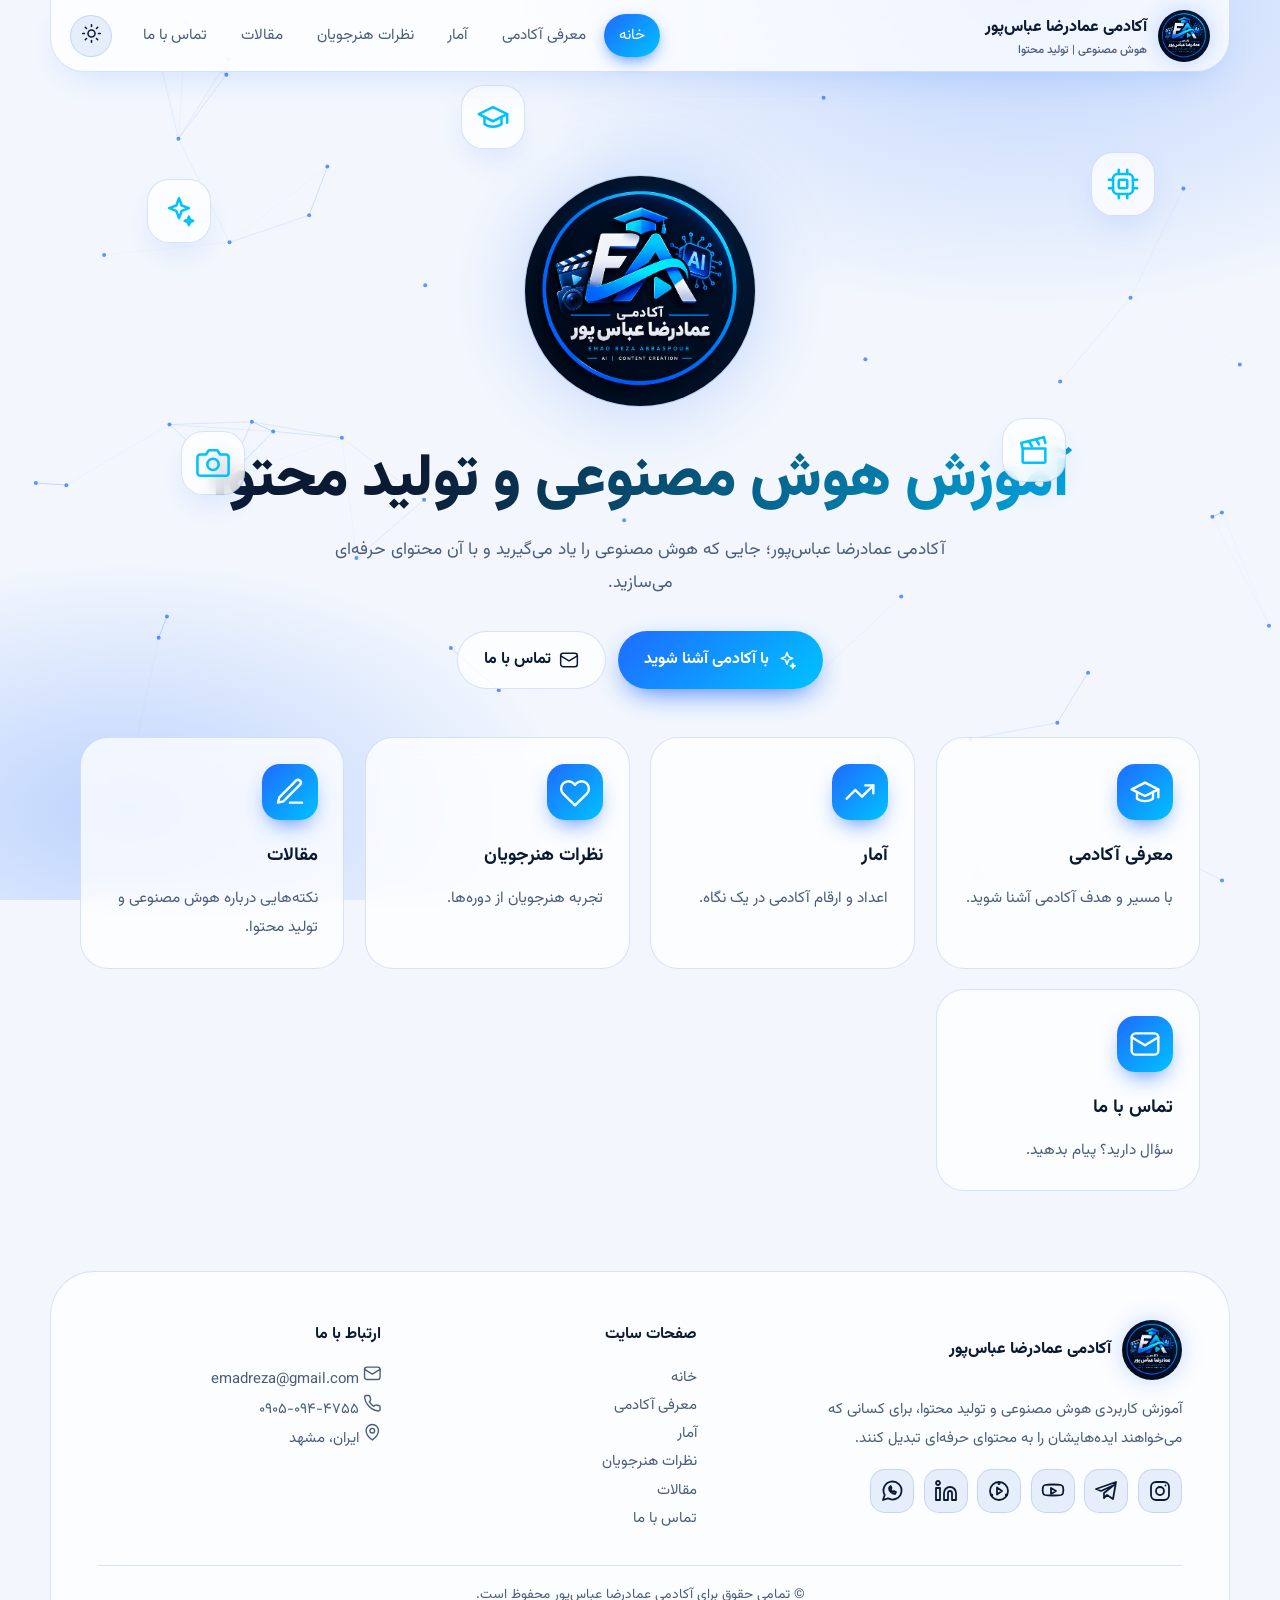
<file: index.html>
<!DOCTYPE html>
<html lang="fa" dir="rtl"><head><meta charset="utf-8"><meta name="viewport" content="width=device-width,initial-scale=1">
<title>خانه | آکادمی عمادرضا عباس‌پور</title>
<meta name="description" content="آکادمی عمادرضا عباس‌پور؛ آموزش هوش مصنوعی و تولید محتوا">
<link rel="icon" href="assets/logo.png"><link rel="preconnect" href="https://fonts.googleapis.com"><link rel="preconnect" href="https://fonts.gstatic.com" crossorigin>
<link href="https://fonts.googleapis.com/css2?family=Vazirmatn:wght@400;500;700;800;900&display=swap" rel="stylesheet">
<link rel="stylesheet" href="assets/style.css"></head><body><svg width="0" height="0" style="position:absolute" aria-hidden="true"><symbol id="i-cpu" viewBox="0 0 24 24"><rect x="5" y="5" width="14" height="14" rx="3"/><rect x="9" y="9" width="6" height="6" rx="1"/><path d="M9 2v3M15 2v3M9 19v3M15 19v3M2 9h3M2 15h3M19 9h3M19 15h3"/></symbol><symbol id="i-clap" viewBox="0 0 24 24"><path d="M4 11h16v9a1 1 0 0 1-1 1H5a1 1 0 0 1-1-1z"/><path d="m4 11-1-4 16-4 1 4M8.5 5.8l2 3.6M13.5 4.5l2 3.5"/></symbol><symbol id="i-cap" viewBox="0 0 24 24"><path d="M22 10 12 5 2 10l10 5z"/><path d="M6 12v5c3 2.5 9 2.5 12 0v-5M22 10v6"/></symbol><symbol id="i-pen" viewBox="0 0 24 24"><path d="M12 20h9"/><path d="M16.5 3.5a2.1 2.1 0 0 1 3 3L7 19l-4 1 1-4z"/></symbol><symbol id="i-users" viewBox="0 0 24 24"><circle cx="9" cy="8" r="4"/><path d="M2 21v-1a6 6 0 0 1 6-6h2a6 6 0 0 1 6 6v1"/><path d="M16 4a4 4 0 0 1 0 8M22 21v-1a6 6 0 0 0-4-5.6"/></symbol><symbol id="i-book" viewBox="0 0 24 24"><path d="M4 4.5A2.5 2.5 0 0 1 6.5 2H20v17H6.5A2.5 2.5 0 0 0 4 21.5z"/><path d="M4 21.5A2.5 2.5 0 0 0 6.5 24H20M9 7h6"/></symbol><symbol id="i-heart" viewBox="0 0 24 24"><path d="M20.8 5.6a5.5 5.5 0 0 0-7.8 0L12 6.7l-1-1.1a5.5 5.5 0 0 0-7.8 7.8l1 1L12 22l7.8-7.6 1-1a5.5 5.5 0 0 0 0-7.8z"/></symbol><symbol id="i-star" viewBox="0 0 24 24"><path d="m12 2 3.1 6.3 6.9 1-5 4.9 1.2 6.8L12 17.8 5.8 21l1.2-6.8-5-4.9 6.9-1z"/></symbol><symbol id="i-mail" viewBox="0 0 24 24"><rect x="2" y="4" width="20" height="16" rx="3"/><path d="m2 7 10 6 10-6"/></symbol><symbol id="i-phone" viewBox="0 0 24 24"><path d="M22 16.9v3a2 2 0 0 1-2.2 2 19.8 19.8 0 0 1-8.6-3.1 19.5 19.5 0 0 1-6-6A19.8 19.8 0 0 1 2.1 4.2 2 2 0 0 1 4.1 2h3a2 2 0 0 1 2 1.7c.1 1 .4 1.9.7 2.8a2 2 0 0 1-.5 2.1L8.1 9.9a16 16 0 0 0 6 6l1.3-1.3a2 2 0 0 1 2.1-.4c.9.3 1.8.6 2.8.7a2 2 0 0 1 1.7 2z"/></symbol><symbol id="i-pin" viewBox="0 0 24 24"><path d="M20 10c0 6-8 12-8 12S4 16 4 10a8 8 0 0 1 16 0z"/><circle cx="12" cy="10" r="3"/></symbol><symbol id="i-send" viewBox="0 0 24 24"><path d="m22 2-11 11M22 2l-7 20-4-9-9-4z"/></symbol><symbol id="i-ig" viewBox="0 0 24 24"><rect x="3" y="3" width="18" height="18" rx="5"/><circle cx="12" cy="12" r="4"/><path d="M17.5 6.5h.01"/></symbol><symbol id="i-tg" viewBox="0 0 24 24"><path d="m22 3-3 17-6-4-3 3v-5L20 6 7 12 2 10z"/></symbol><symbol id="i-yt" viewBox="0 0 24 24"><path d="M22 8a3 3 0 0 0-2-2c-2-.5-8-.5-8-.5s-6 0-8 .5A3 3 0 0 0 2 8c-.5 2-.5 4 0 6a3 3 0 0 0 2 2c2 .5 8 .5 8 .5s6 0 8-.5a3 3 0 0 0 2-2c.5-2 .5-4 0-6z"/><path d="m10 9 5 3-5 3z"/></symbol><symbol id="i-in" viewBox="0 0 24 24"><path d="M16 8a6 6 0 0 1 6 6v7h-4v-7a2 2 0 0 0-4 0v7h-4v-7a6 6 0 0 1 6-6zM2 9h4v12H2z"/><circle cx="4" cy="4" r="2"/></symbol><symbol id="i-wa" viewBox="0 0 24 24"><path d="M3 21l1.7-5A9 9 0 1 1 8 19.3z"/><path d="M9 9c0 3 3 6 6 6l1-2-2-1-1 .7c-1-.4-1.8-1.200-2.200-2.200L11.500 9l-1-2z"/></symbol><symbol id="i-sun" viewBox="0 0 24 24"><circle cx="12" cy="12" r="4"/><path d="M12 2v2M12 20v2M4.9 4.9l1.4 1.4M17.700 17.700l1.400 1.400M2 12h2M20 12h2M4.900 19.100l1.400-1.400M17.700 6.300l1.400-1.400"/></symbol><symbol id="i-moon" viewBox="0 0 24 24"><path d="M21 12.800A9 9 0 1 1 11.200 3a7 7 0 0 0 9.800 9.800z"/></symbol><symbol id="i-menu" viewBox="0 0 24 24"><path d="M4 6h16M4 12h16M4 18h16"/></symbol><symbol id="i-spark" viewBox="0 0 24 24"><path d="M12 3l1.900 5.100L19 10l-5.100 1.900L12 17l-1.900-5.100L5 10l5.100-1.900zM19 16l.8 2.200L22 19l-2.200.8L19 22l-.8-2.200L16 19l2.200-.8z"/></symbol><symbol id="i-clock" viewBox="0 0 24 24"><circle cx="12" cy="12" r="9"/><path d="M12 7v5l3 2"/></symbol><symbol id="i-cal" viewBox="0 0 24 24"><rect x="3" y="4" width="18" height="18" rx="3"/><path d="M16 2v4M8 2v4M3 10h18"/></symbol><symbol id="i-smile" viewBox="0 0 24 24"><circle cx="12" cy="12" r="9"/><path d="M8 14s1.500 2 4 2 4-2 4-2M9 9h.01M15 9h.01"/></symbol><symbol id="i-trend" viewBox="0 0 24 24"><path d="m22 7-8.500 8.500-5-5L2 17"/><path d="M16 7h6v6"/></symbol><symbol id="i-target" viewBox="0 0 24 24"><circle cx="12" cy="12" r="9"/><circle cx="12" cy="12" r="5"/><circle cx="12" cy="12" r="1"/></symbol><symbol id="i-cam" viewBox="0 0 24 24"><path d="M23 19a2 2 0 0 1-2 2H3a2 2 0 0 1-2-2V8a2 2 0 0 1 2-2h4l2-3h6l2 3h4a2 2 0 0 1 2 2z"/><circle cx="12" cy="13" r="4"/></symbol><symbol id="i-bulb" viewBox="0 0 24 24"><path d="M9 18h6M10 22h4M12 2a7 7 0 0 0-4 12.700c.6.500 1 1.200 1 2V17h6v-.3c0-.8.400-1.500 1-2A7 7 0 0 0 12 2z"/></symbol><symbol id="i-ap" viewBox="0 0 24 24"><circle cx="12" cy="12" r="9"/><path d="m10 8.500 5 3.500-5 3.500z"/><circle cx="12" cy="4.500" r=".6"/><circle cx="4.700" cy="16" r=".6"/><circle cx="19.300" cy="16" r=".6"/></symbol></svg><canvas id="net"></canvas>
<header><div class="hd"><a class="brand" href="index.html"><img src="assets/logo.png" alt="لوگوی آکادمی"><span>آکادمی عمادرضا عباس‌پور<small>هوش مصنوعی | تولید محتوا</small></span></a>
<nav id="nav" aria-label="منوی اصلی"><a href="index.html" aria-current="page">خانه</a><a href="about.html">معرفی آکادمی</a><a href="stats.html">آمار</a><a href="testimonials.html">نظرات هنرجویان</a><a href="articles.html">مقالات</a><a href="contact.html">تماس با ما</a></nav>
<button class="btn-i" id="theme" aria-label="تغییر حالت روشن/تاریک"><span class="sun"><svg class="ic " aria-hidden="true"><use href="#i-sun"/></svg></span><span class="moon"><svg class="ic " aria-hidden="true"><use href="#i-moon"/></svg></span></button>
<button class="btn-i" id="menu" aria-label="منو" aria-expanded="false"><svg class="ic " aria-hidden="true"><use href="#i-menu"/></svg></button></div></header>
<main><div class="wrap hero"><span class="fl" style="top:12%;right:4%"><svg class="ic " aria-hidden="true"><use href="#i-cpu"/></svg></span><span class="fl" style="top:52%;right:12%"><svg class="ic " aria-hidden="true"><use href="#i-clap"/></svg></span><span class="fl" style="top:16%;left:6%"><svg class="ic " aria-hidden="true"><use href="#i-spark"/></svg></span><span class="fl" style="top:54%;left:9%"><svg class="ic " aria-hidden="true"><use href="#i-cam"/></svg></span><span class="fl" style="top:2%;left:34%"><svg class="ic " aria-hidden="true"><use href="#i-cap"/></svg></span><img class="lg" src="assets/logo.png" alt="لوگوی آکادمی عمادرضا عباس‌پور">
<h1>آموزش هوش مصنوعی و تولید محتوا</h1><p class="lead">آکادمی عمادرضا عباس‌پور؛ جایی که هوش مصنوعی را یاد می‌گیرید و با آن محتوای حرفه‌ای می‌سازید.</p>
<div class="cta"><a class="btn p" href="about.html"><svg class="ic " aria-hidden="true"><use href="#i-spark"/></svg> با آکادمی آشنا شوید</a><a class="btn" href="contact.html"><svg class="ic " aria-hidden="true"><use href="#i-mail"/></svg> تماس با ما</a></div></div>
<div class="wrap grid nav-cards" style="padding-bottom:1rem"><a class="card rv" href="about.html"><div class="ib"><svg class="ic " aria-hidden="true"><use href="#i-cap"/></svg></div><h3>معرفی آکادمی</h3><p>با مسیر و هدف آکادمی آشنا شوید.</p></a><a class="card rv" href="stats.html"><div class="ib"><svg class="ic " aria-hidden="true"><use href="#i-trend"/></svg></div><h3>آمار</h3><p>اعداد و ارقام آکادمی در یک نگاه.</p></a><a class="card rv" href="testimonials.html"><div class="ib"><svg class="ic " aria-hidden="true"><use href="#i-heart"/></svg></div><h3>نظرات هنرجویان</h3><p>تجربه هنرجویان از دوره‌ها.</p></a><a class="card rv" href="articles.html"><div class="ib"><svg class="ic " aria-hidden="true"><use href="#i-pen"/></svg></div><h3>مقالات</h3><p>نکته‌هایی درباره هوش مصنوعی و تولید محتوا.</p></a><a class="card rv" href="contact.html"><div class="ib"><svg class="ic " aria-hidden="true"><use href="#i-mail"/></svg></div><h3>تماس با ما</h3><p>سؤال دارید؟ پیام بدهید.</p></a></div></main>
<footer><div class="wrap"><div class="fg"><div><a class="brand" href="index.html"><img src="assets/logo.png" alt="" style="width:60px;height:60px"><span>آکادمی عمادرضا عباس‌پور</span></a><p style="margin-top:1rem;max-width:380px">آموزش کاربردی هوش مصنوعی و تولید محتوا، برای کسانی که می‌خواهند ایده‌هایشان را به محتوای حرفه‌ای تبدیل کنند.</p><div class="soc"><a href="https://instagram.com/abbaspouracademy_ir" aria-label="اینستاگرام" target="_blank" rel="noopener"><svg class="ic " aria-hidden="true"><use href="#i-ig"/></svg></a><a href="https://t.me/abbaspouracademy_ir" aria-label="تلگرام" target="_blank" rel="noopener"><svg class="ic " aria-hidden="true"><use href="#i-tg"/></svg></a><a href="https://youtube.com/@abbaspouracademy_ir" aria-label="یوتیوب" target="_blank" rel="noopener"><svg class="ic " aria-hidden="true"><use href="#i-yt"/></svg></a><a href="https://www.aparat.com/Codera" aria-label="آپارات" target="_blank" rel="noopener"><svg class="ic " aria-hidden="true"><use href="#i-ap"/></svg></a><a href="https://linkedin.com/in/abbaspouracademy_ir" aria-label="لینکدین" target="_blank" rel="noopener"><svg class="ic " aria-hidden="true"><use href="#i-in"/></svg></a><a href="https://wa.me/989050944755" aria-label="واتساپ" target="_blank" rel="noopener"><svg class="ic " aria-hidden="true"><use href="#i-wa"/></svg></a></div></div>
<div><h4>صفحات سایت</h4><ul><li><a href="index.html">خانه</a></li><li><a href="about.html">معرفی آکادمی</a></li><li><a href="stats.html">آمار</a></li><li><a href="testimonials.html">نظرات هنرجویان</a></li><li><a href="articles.html">مقالات</a></li><li><a href="contact.html">تماس با ما</a></li></ul></div>
<div><h4>ارتباط با ما</h4><ul><li><svg class="ic " aria-hidden="true"><use href="#i-mail"/></svg> <a href="mailto:emadreza@gmail.com" dir="ltr">emadreza@gmail.com</a></li><li><svg class="ic " aria-hidden="true"><use href="#i-phone"/></svg> <a href="tel:09050944755" dir="ltr">۰۹۰۵-۰۹۴-۴۷۵۵</a></li><li><svg class="ic " aria-hidden="true"><use href="#i-pin"/></svg> ایران، مشهد</li></ul></div></div>
<p class="cp">© تمامی حقوق برای آکادمی عمادرضا عباس‌پور محفوظ است.</p></div></footer>
<script src="assets/app.js"></script></body></html>
</file>
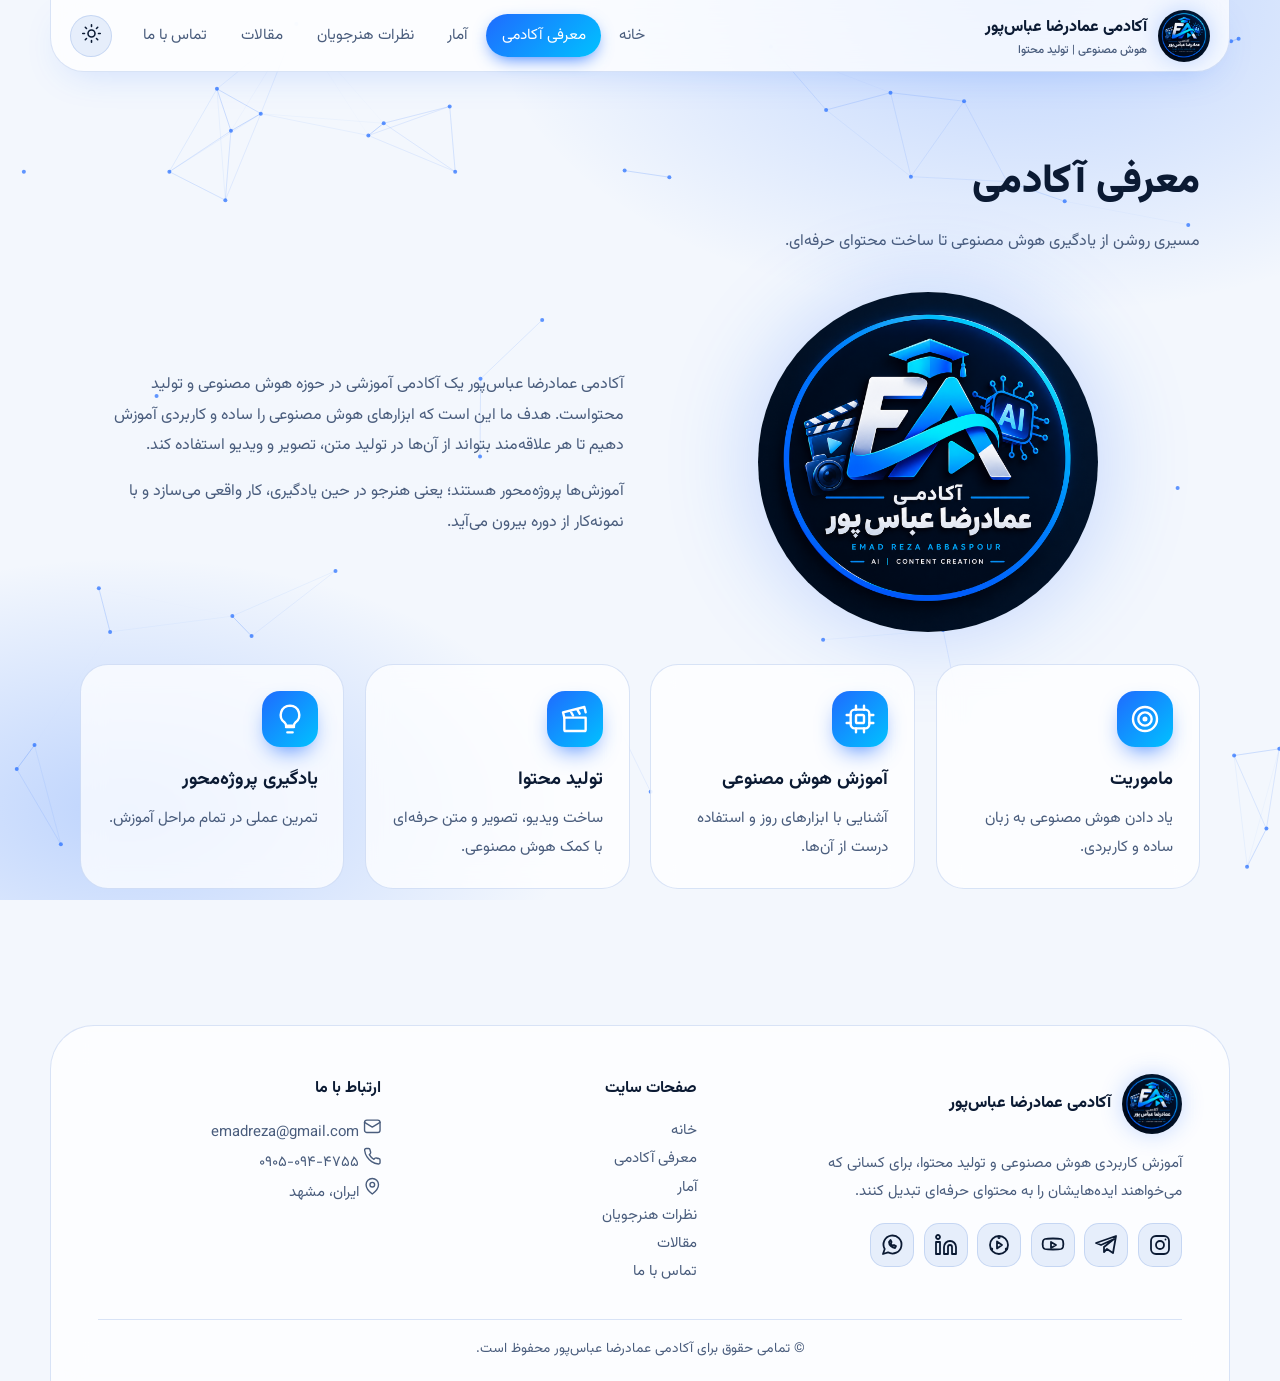
<file: about.html>
<!DOCTYPE html>
<html lang="fa" dir="rtl"><head><meta charset="utf-8"><meta name="viewport" content="width=device-width,initial-scale=1">
<title>معرفی آکادمی | آکادمی عمادرضا عباس‌پور</title>
<meta name="description" content="آکادمی عمادرضا عباس‌پور؛ آموزش هوش مصنوعی و تولید محتوا">
<link rel="icon" href="assets/logo.png"><link rel="preconnect" href="https://fonts.googleapis.com"><link rel="preconnect" href="https://fonts.gstatic.com" crossorigin>
<link href="https://fonts.googleapis.com/css2?family=Vazirmatn:wght@400;500;700;800;900&display=swap" rel="stylesheet">
<link rel="stylesheet" href="assets/style.css"></head><body><svg width="0" height="0" style="position:absolute" aria-hidden="true"><symbol id="i-cpu" viewBox="0 0 24 24"><rect x="5" y="5" width="14" height="14" rx="3"/><rect x="9" y="9" width="6" height="6" rx="1"/><path d="M9 2v3M15 2v3M9 19v3M15 19v3M2 9h3M2 15h3M19 9h3M19 15h3"/></symbol><symbol id="i-clap" viewBox="0 0 24 24"><path d="M4 11h16v9a1 1 0 0 1-1 1H5a1 1 0 0 1-1-1z"/><path d="m4 11-1-4 16-4 1 4M8.5 5.8l2 3.6M13.5 4.5l2 3.5"/></symbol><symbol id="i-cap" viewBox="0 0 24 24"><path d="M22 10 12 5 2 10l10 5z"/><path d="M6 12v5c3 2.5 9 2.5 12 0v-5M22 10v6"/></symbol><symbol id="i-pen" viewBox="0 0 24 24"><path d="M12 20h9"/><path d="M16.5 3.5a2.1 2.1 0 0 1 3 3L7 19l-4 1 1-4z"/></symbol><symbol id="i-users" viewBox="0 0 24 24"><circle cx="9" cy="8" r="4"/><path d="M2 21v-1a6 6 0 0 1 6-6h2a6 6 0 0 1 6 6v1"/><path d="M16 4a4 4 0 0 1 0 8M22 21v-1a6 6 0 0 0-4-5.6"/></symbol><symbol id="i-book" viewBox="0 0 24 24"><path d="M4 4.5A2.5 2.5 0 0 1 6.5 2H20v17H6.5A2.5 2.5 0 0 0 4 21.5z"/><path d="M4 21.5A2.5 2.5 0 0 0 6.5 24H20M9 7h6"/></symbol><symbol id="i-heart" viewBox="0 0 24 24"><path d="M20.8 5.6a5.5 5.5 0 0 0-7.8 0L12 6.7l-1-1.1a5.5 5.5 0 0 0-7.8 7.8l1 1L12 22l7.8-7.6 1-1a5.5 5.5 0 0 0 0-7.8z"/></symbol><symbol id="i-star" viewBox="0 0 24 24"><path d="m12 2 3.1 6.3 6.9 1-5 4.9 1.2 6.8L12 17.8 5.8 21l1.2-6.8-5-4.9 6.9-1z"/></symbol><symbol id="i-mail" viewBox="0 0 24 24"><rect x="2" y="4" width="20" height="16" rx="3"/><path d="m2 7 10 6 10-6"/></symbol><symbol id="i-phone" viewBox="0 0 24 24"><path d="M22 16.9v3a2 2 0 0 1-2.2 2 19.8 19.8 0 0 1-8.6-3.1 19.5 19.5 0 0 1-6-6A19.8 19.8 0 0 1 2.1 4.2 2 2 0 0 1 4.1 2h3a2 2 0 0 1 2 1.7c.1 1 .4 1.9.7 2.8a2 2 0 0 1-.5 2.1L8.1 9.9a16 16 0 0 0 6 6l1.3-1.3a2 2 0 0 1 2.1-.4c.9.3 1.8.6 2.8.7a2 2 0 0 1 1.7 2z"/></symbol><symbol id="i-pin" viewBox="0 0 24 24"><path d="M20 10c0 6-8 12-8 12S4 16 4 10a8 8 0 0 1 16 0z"/><circle cx="12" cy="10" r="3"/></symbol><symbol id="i-send" viewBox="0 0 24 24"><path d="m22 2-11 11M22 2l-7 20-4-9-9-4z"/></symbol><symbol id="i-ig" viewBox="0 0 24 24"><rect x="3" y="3" width="18" height="18" rx="5"/><circle cx="12" cy="12" r="4"/><path d="M17.5 6.5h.01"/></symbol><symbol id="i-tg" viewBox="0 0 24 24"><path d="m22 3-3 17-6-4-3 3v-5L20 6 7 12 2 10z"/></symbol><symbol id="i-yt" viewBox="0 0 24 24"><path d="M22 8a3 3 0 0 0-2-2c-2-.5-8-.5-8-.5s-6 0-8 .5A3 3 0 0 0 2 8c-.5 2-.5 4 0 6a3 3 0 0 0 2 2c2 .5 8 .5 8 .5s6 0 8-.5a3 3 0 0 0 2-2c.5-2 .5-4 0-6z"/><path d="m10 9 5 3-5 3z"/></symbol><symbol id="i-in" viewBox="0 0 24 24"><path d="M16 8a6 6 0 0 1 6 6v7h-4v-7a2 2 0 0 0-4 0v7h-4v-7a6 6 0 0 1 6-6zM2 9h4v12H2z"/><circle cx="4" cy="4" r="2"/></symbol><symbol id="i-wa" viewBox="0 0 24 24"><path d="M3 21l1.7-5A9 9 0 1 1 8 19.3z"/><path d="M9 9c0 3 3 6 6 6l1-2-2-1-1 .7c-1-.4-1.8-1.200-2.200-2.200L11.500 9l-1-2z"/></symbol><symbol id="i-sun" viewBox="0 0 24 24"><circle cx="12" cy="12" r="4"/><path d="M12 2v2M12 20v2M4.9 4.9l1.4 1.4M17.700 17.700l1.400 1.400M2 12h2M20 12h2M4.900 19.100l1.400-1.400M17.700 6.300l1.400-1.400"/></symbol><symbol id="i-moon" viewBox="0 0 24 24"><path d="M21 12.800A9 9 0 1 1 11.200 3a7 7 0 0 0 9.800 9.800z"/></symbol><symbol id="i-menu" viewBox="0 0 24 24"><path d="M4 6h16M4 12h16M4 18h16"/></symbol><symbol id="i-spark" viewBox="0 0 24 24"><path d="M12 3l1.900 5.100L19 10l-5.100 1.900L12 17l-1.900-5.100L5 10l5.100-1.900zM19 16l.8 2.200L22 19l-2.200.8L19 22l-.8-2.200L16 19l2.200-.8z"/></symbol><symbol id="i-clock" viewBox="0 0 24 24"><circle cx="12" cy="12" r="9"/><path d="M12 7v5l3 2"/></symbol><symbol id="i-cal" viewBox="0 0 24 24"><rect x="3" y="4" width="18" height="18" rx="3"/><path d="M16 2v4M8 2v4M3 10h18"/></symbol><symbol id="i-smile" viewBox="0 0 24 24"><circle cx="12" cy="12" r="9"/><path d="M8 14s1.500 2 4 2 4-2 4-2M9 9h.01M15 9h.01"/></symbol><symbol id="i-trend" viewBox="0 0 24 24"><path d="m22 7-8.500 8.500-5-5L2 17"/><path d="M16 7h6v6"/></symbol><symbol id="i-target" viewBox="0 0 24 24"><circle cx="12" cy="12" r="9"/><circle cx="12" cy="12" r="5"/><circle cx="12" cy="12" r="1"/></symbol><symbol id="i-cam" viewBox="0 0 24 24"><path d="M23 19a2 2 0 0 1-2 2H3a2 2 0 0 1-2-2V8a2 2 0 0 1 2-2h4l2-3h6l2 3h4a2 2 0 0 1 2 2z"/><circle cx="12" cy="13" r="4"/></symbol><symbol id="i-bulb" viewBox="0 0 24 24"><path d="M9 18h6M10 22h4M12 2a7 7 0 0 0-4 12.700c.6.500 1 1.200 1 2V17h6v-.3c0-.8.400-1.500 1-2A7 7 0 0 0 12 2z"/></symbol><symbol id="i-ap" viewBox="0 0 24 24"><circle cx="12" cy="12" r="9"/><path d="m10 8.500 5 3.500-5 3.500z"/><circle cx="12" cy="4.500" r=".6"/><circle cx="4.700" cy="16" r=".6"/><circle cx="19.300" cy="16" r=".6"/></symbol></svg><canvas id="net"></canvas>
<header><div class="hd"><a class="brand" href="index.html"><img src="assets/logo.png" alt="لوگوی آکادمی"><span>آکادمی عمادرضا عباس‌پور<small>هوش مصنوعی | تولید محتوا</small></span></a>
<nav id="nav" aria-label="منوی اصلی"><a href="index.html">خانه</a><a href="about.html" aria-current="page">معرفی آکادمی</a><a href="stats.html">آمار</a><a href="testimonials.html">نظرات هنرجویان</a><a href="articles.html">مقالات</a><a href="contact.html">تماس با ما</a></nav>
<button class="btn-i" id="theme" aria-label="تغییر حالت روشن/تاریک"><span class="sun"><svg class="ic " aria-hidden="true"><use href="#i-sun"/></svg></span><span class="moon"><svg class="ic " aria-hidden="true"><use href="#i-moon"/></svg></span></button>
<button class="btn-i" id="menu" aria-label="منو" aria-expanded="false"><svg class="ic " aria-hidden="true"><use href="#i-menu"/></svg></button></div></header>
<main><div class="wrap pg"><h2>معرفی آکادمی</h2><p class="sub">مسیری روشن از یادگیری هوش مصنوعی تا ساخت محتوای حرفه‌ای.</p><div class="about rv"><img src="assets/logo.png" alt="لوگو"><div><p>آکادمی عمادرضا عباس‌پور یک آکادمی آموزشی در حوزه هوش مصنوعی و تولید محتواست. هدف ما این است که ابزارهای هوش مصنوعی را ساده و کاربردی آموزش دهیم تا هر علاقه‌مند بتواند از آن‌ها در تولید متن، تصویر و ویدیو استفاده کند.</p><p>آموزش‌ها پروژه‌محور هستند؛ یعنی هنرجو در حین یادگیری، کار واقعی می‌سازد و با نمونه‌کار از دوره بیرون می‌آید.</p></div></div>
<div class="grid"><div class="card rv"><div class="ib"><svg class="ic " aria-hidden="true"><use href="#i-target"/></svg></div><h3>ماموریت</h3><p>یاد دادن هوش مصنوعی به زبان ساده و کاربردی.</p></div><div class="card rv"><div class="ib"><svg class="ic " aria-hidden="true"><use href="#i-cpu"/></svg></div><h3>آموزش هوش مصنوعی</h3><p>آشنایی با ابزارهای روز و استفاده درست از آن‌ها.</p></div><div class="card rv"><div class="ib"><svg class="ic " aria-hidden="true"><use href="#i-clap"/></svg></div><h3>تولید محتوا</h3><p>ساخت ویدیو، تصویر و متن حرفه‌ای با کمک هوش مصنوعی.</p></div><div class="card rv"><div class="ib"><svg class="ic " aria-hidden="true"><use href="#i-bulb"/></svg></div><h3>یادگیری پروژه‌محور</h3><p>تمرین عملی در تمام مراحل آموزش.</p></div></div></div></main>
<footer><div class="wrap"><div class="fg"><div><a class="brand" href="index.html"><img src="assets/logo.png" alt="" style="width:60px;height:60px"><span>آکادمی عمادرضا عباس‌پور</span></a><p style="margin-top:1rem;max-width:380px">آموزش کاربردی هوش مصنوعی و تولید محتوا، برای کسانی که می‌خواهند ایده‌هایشان را به محتوای حرفه‌ای تبدیل کنند.</p><div class="soc"><a href="https://instagram.com/abbaspouracademy_ir" aria-label="اینستاگرام" target="_blank" rel="noopener"><svg class="ic " aria-hidden="true"><use href="#i-ig"/></svg></a><a href="https://t.me/abbaspouracademy_ir" aria-label="تلگرام" target="_blank" rel="noopener"><svg class="ic " aria-hidden="true"><use href="#i-tg"/></svg></a><a href="https://youtube.com/@abbaspouracademy_ir" aria-label="یوتیوب" target="_blank" rel="noopener"><svg class="ic " aria-hidden="true"><use href="#i-yt"/></svg></a><a href="https://www.aparat.com/Codera" aria-label="آپارات" target="_blank" rel="noopener"><svg class="ic " aria-hidden="true"><use href="#i-ap"/></svg></a><a href="https://linkedin.com/in/abbaspouracademy_ir" aria-label="لینکدین" target="_blank" rel="noopener"><svg class="ic " aria-hidden="true"><use href="#i-in"/></svg></a><a href="https://wa.me/989050944755" aria-label="واتساپ" target="_blank" rel="noopener"><svg class="ic " aria-hidden="true"><use href="#i-wa"/></svg></a></div></div>
<div><h4>صفحات سایت</h4><ul><li><a href="index.html">خانه</a></li><li><a href="about.html">معرفی آکادمی</a></li><li><a href="stats.html">آمار</a></li><li><a href="testimonials.html">نظرات هنرجویان</a></li><li><a href="articles.html">مقالات</a></li><li><a href="contact.html">تماس با ما</a></li></ul></div>
<div><h4>ارتباط با ما</h4><ul><li><svg class="ic " aria-hidden="true"><use href="#i-mail"/></svg> <a href="mailto:emadreza@gmail.com" dir="ltr">emadreza@gmail.com</a></li><li><svg class="ic " aria-hidden="true"><use href="#i-phone"/></svg> <a href="tel:09050944755" dir="ltr">۰۹۰۵-۰۹۴-۴۷۵۵</a></li><li><svg class="ic " aria-hidden="true"><use href="#i-pin"/></svg> ایران، مشهد</li></ul></div></div>
<p class="cp">© تمامی حقوق برای آکادمی عمادرضا عباس‌پور محفوظ است.</p></div></footer>
<script src="assets/app.js"></script></body></html>
</file>
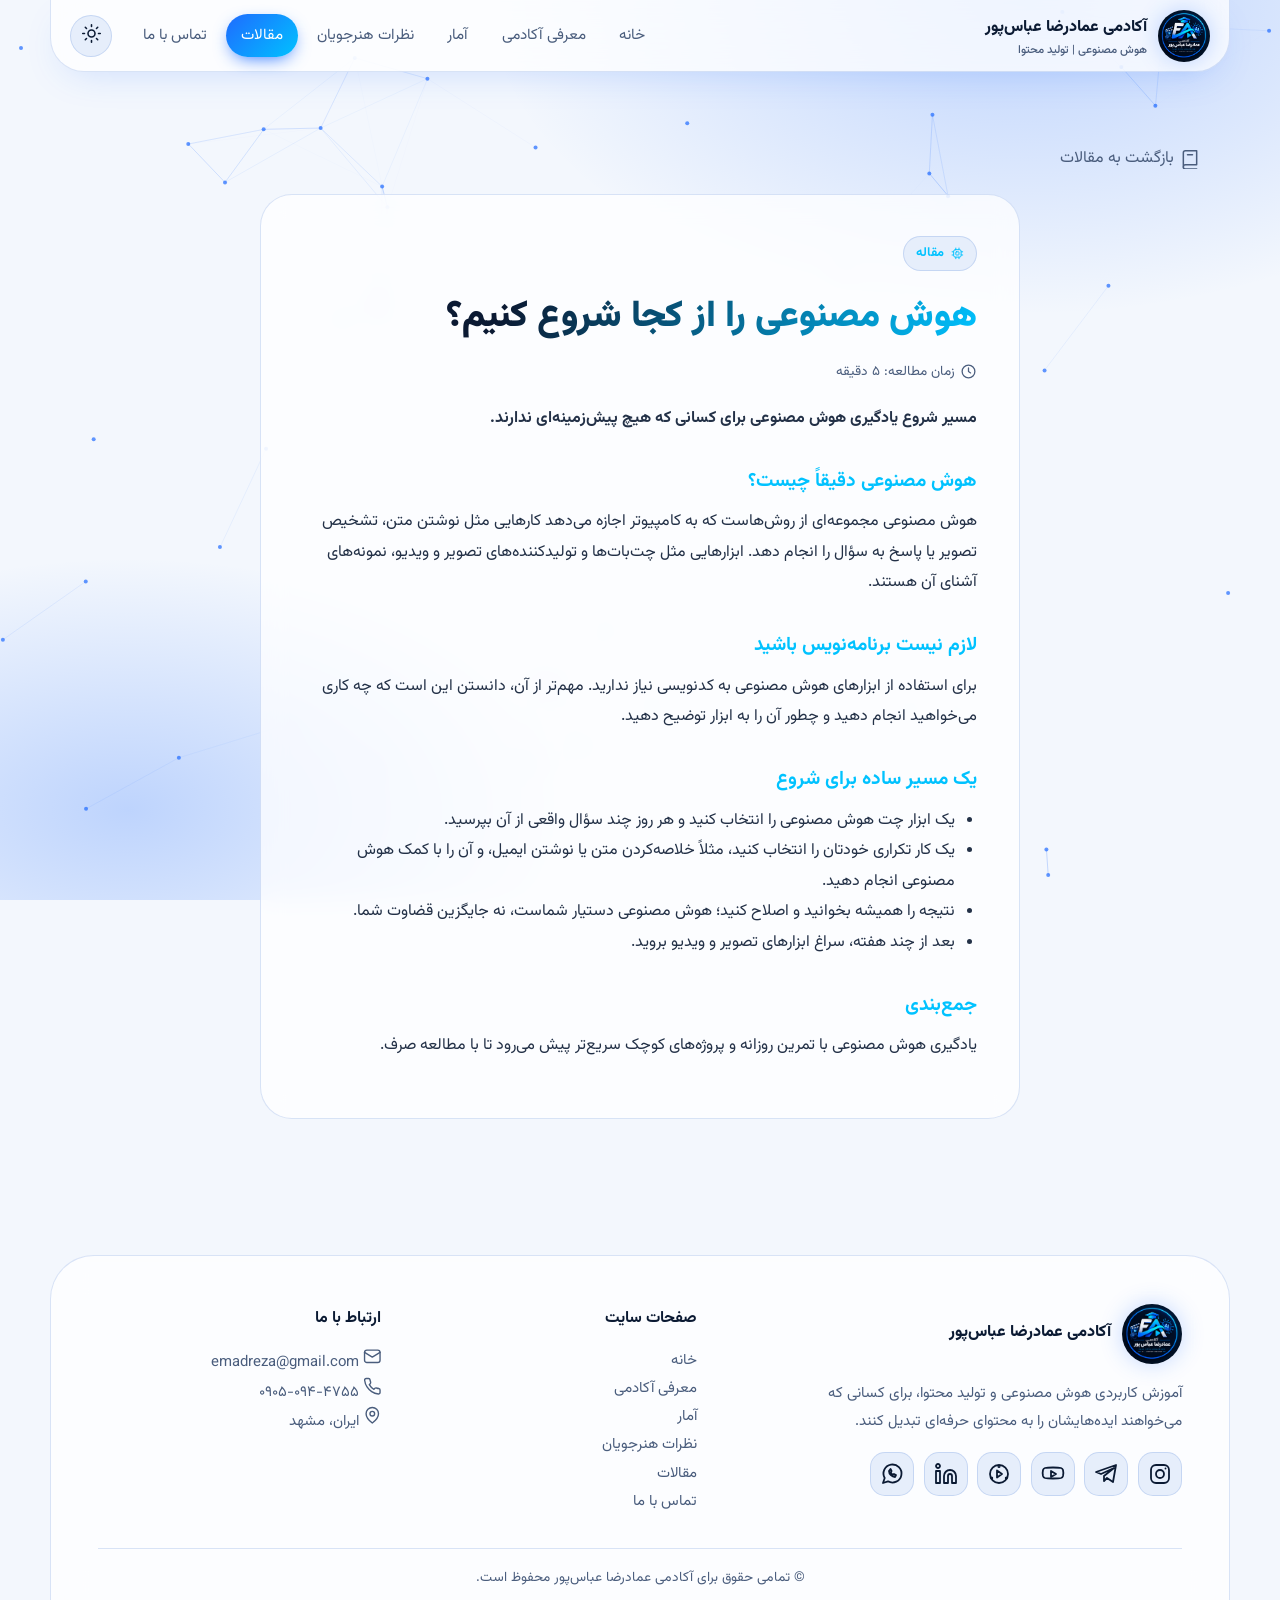
<file: article-ai-beginner.html>
<!DOCTYPE html>
<html lang="fa" dir="rtl"><head><meta charset="utf-8"><meta name="viewport" content="width=device-width,initial-scale=1">
<title>هوش مصنوعی را از کجا شروع کنیم؟ | آکادمی عمادرضا عباس‌پور</title>
<meta name="description" content="آکادمی عمادرضا عباس‌پور؛ آموزش هوش مصنوعی و تولید محتوا">
<link rel="icon" href="assets/logo.png"><link rel="preconnect" href="https://fonts.googleapis.com"><link rel="preconnect" href="https://fonts.gstatic.com" crossorigin>
<link href="https://fonts.googleapis.com/css2?family=Vazirmatn:wght@400;500;700;800;900&display=swap" rel="stylesheet">
<link rel="stylesheet" href="assets/style.css"></head><body><svg width="0" height="0" style="position:absolute" aria-hidden="true"><symbol id="i-cpu" viewBox="0 0 24 24"><rect x="5" y="5" width="14" height="14" rx="3"/><rect x="9" y="9" width="6" height="6" rx="1"/><path d="M9 2v3M15 2v3M9 19v3M15 19v3M2 9h3M2 15h3M19 9h3M19 15h3"/></symbol><symbol id="i-clap" viewBox="0 0 24 24"><path d="M4 11h16v9a1 1 0 0 1-1 1H5a1 1 0 0 1-1-1z"/><path d="m4 11-1-4 16-4 1 4M8.5 5.8l2 3.6M13.5 4.5l2 3.5"/></symbol><symbol id="i-cap" viewBox="0 0 24 24"><path d="M22 10 12 5 2 10l10 5z"/><path d="M6 12v5c3 2.5 9 2.5 12 0v-5M22 10v6"/></symbol><symbol id="i-pen" viewBox="0 0 24 24"><path d="M12 20h9"/><path d="M16.5 3.5a2.1 2.1 0 0 1 3 3L7 19l-4 1 1-4z"/></symbol><symbol id="i-users" viewBox="0 0 24 24"><circle cx="9" cy="8" r="4"/><path d="M2 21v-1a6 6 0 0 1 6-6h2a6 6 0 0 1 6 6v1"/><path d="M16 4a4 4 0 0 1 0 8M22 21v-1a6 6 0 0 0-4-5.6"/></symbol><symbol id="i-book" viewBox="0 0 24 24"><path d="M4 4.5A2.5 2.5 0 0 1 6.5 2H20v17H6.5A2.5 2.5 0 0 0 4 21.5z"/><path d="M4 21.5A2.5 2.5 0 0 0 6.5 24H20M9 7h6"/></symbol><symbol id="i-heart" viewBox="0 0 24 24"><path d="M20.8 5.6a5.5 5.5 0 0 0-7.8 0L12 6.7l-1-1.1a5.5 5.5 0 0 0-7.8 7.8l1 1L12 22l7.8-7.6 1-1a5.5 5.5 0 0 0 0-7.8z"/></symbol><symbol id="i-star" viewBox="0 0 24 24"><path d="m12 2 3.1 6.3 6.9 1-5 4.9 1.2 6.8L12 17.8 5.8 21l1.2-6.8-5-4.9 6.9-1z"/></symbol><symbol id="i-mail" viewBox="0 0 24 24"><rect x="2" y="4" width="20" height="16" rx="3"/><path d="m2 7 10 6 10-6"/></symbol><symbol id="i-phone" viewBox="0 0 24 24"><path d="M22 16.9v3a2 2 0 0 1-2.2 2 19.8 19.8 0 0 1-8.6-3.1 19.5 19.5 0 0 1-6-6A19.8 19.8 0 0 1 2.1 4.2 2 2 0 0 1 4.1 2h3a2 2 0 0 1 2 1.7c.1 1 .4 1.9.7 2.8a2 2 0 0 1-.5 2.1L8.1 9.9a16 16 0 0 0 6 6l1.3-1.3a2 2 0 0 1 2.1-.4c.9.3 1.8.6 2.8.7a2 2 0 0 1 1.7 2z"/></symbol><symbol id="i-pin" viewBox="0 0 24 24"><path d="M20 10c0 6-8 12-8 12S4 16 4 10a8 8 0 0 1 16 0z"/><circle cx="12" cy="10" r="3"/></symbol><symbol id="i-send" viewBox="0 0 24 24"><path d="m22 2-11 11M22 2l-7 20-4-9-9-4z"/></symbol><symbol id="i-ig" viewBox="0 0 24 24"><rect x="3" y="3" width="18" height="18" rx="5"/><circle cx="12" cy="12" r="4"/><path d="M17.5 6.5h.01"/></symbol><symbol id="i-tg" viewBox="0 0 24 24"><path d="m22 3-3 17-6-4-3 3v-5L20 6 7 12 2 10z"/></symbol><symbol id="i-yt" viewBox="0 0 24 24"><path d="M22 8a3 3 0 0 0-2-2c-2-.5-8-.5-8-.5s-6 0-8 .5A3 3 0 0 0 2 8c-.5 2-.5 4 0 6a3 3 0 0 0 2 2c2 .5 8 .5 8 .5s6 0 8-.5a3 3 0 0 0 2-2c.5-2 .5-4 0-6z"/><path d="m10 9 5 3-5 3z"/></symbol><symbol id="i-in" viewBox="0 0 24 24"><path d="M16 8a6 6 0 0 1 6 6v7h-4v-7a2 2 0 0 0-4 0v7h-4v-7a6 6 0 0 1 6-6zM2 9h4v12H2z"/><circle cx="4" cy="4" r="2"/></symbol><symbol id="i-wa" viewBox="0 0 24 24"><path d="M3 21l1.7-5A9 9 0 1 1 8 19.3z"/><path d="M9 9c0 3 3 6 6 6l1-2-2-1-1 .7c-1-.4-1.8-1.200-2.200-2.200L11.500 9l-1-2z"/></symbol><symbol id="i-sun" viewBox="0 0 24 24"><circle cx="12" cy="12" r="4"/><path d="M12 2v2M12 20v2M4.9 4.9l1.4 1.4M17.700 17.700l1.400 1.400M2 12h2M20 12h2M4.900 19.100l1.400-1.400M17.700 6.300l1.400-1.400"/></symbol><symbol id="i-moon" viewBox="0 0 24 24"><path d="M21 12.800A9 9 0 1 1 11.200 3a7 7 0 0 0 9.800 9.800z"/></symbol><symbol id="i-menu" viewBox="0 0 24 24"><path d="M4 6h16M4 12h16M4 18h16"/></symbol><symbol id="i-spark" viewBox="0 0 24 24"><path d="M12 3l1.900 5.100L19 10l-5.100 1.900L12 17l-1.900-5.100L5 10l5.100-1.900zM19 16l.8 2.200L22 19l-2.200.8L19 22l-.8-2.200L16 19l2.200-.8z"/></symbol><symbol id="i-clock" viewBox="0 0 24 24"><circle cx="12" cy="12" r="9"/><path d="M12 7v5l3 2"/></symbol><symbol id="i-cal" viewBox="0 0 24 24"><rect x="3" y="4" width="18" height="18" rx="3"/><path d="M16 2v4M8 2v4M3 10h18"/></symbol><symbol id="i-smile" viewBox="0 0 24 24"><circle cx="12" cy="12" r="9"/><path d="M8 14s1.500 2 4 2 4-2 4-2M9 9h.01M15 9h.01"/></symbol><symbol id="i-trend" viewBox="0 0 24 24"><path d="m22 7-8.500 8.500-5-5L2 17"/><path d="M16 7h6v6"/></symbol><symbol id="i-target" viewBox="0 0 24 24"><circle cx="12" cy="12" r="9"/><circle cx="12" cy="12" r="5"/><circle cx="12" cy="12" r="1"/></symbol><symbol id="i-cam" viewBox="0 0 24 24"><path d="M23 19a2 2 0 0 1-2 2H3a2 2 0 0 1-2-2V8a2 2 0 0 1 2-2h4l2-3h6l2 3h4a2 2 0 0 1 2 2z"/><circle cx="12" cy="13" r="4"/></symbol><symbol id="i-bulb" viewBox="0 0 24 24"><path d="M9 18h6M10 22h4M12 2a7 7 0 0 0-4 12.700c.6.500 1 1.200 1 2V17h6v-.3c0-.8.400-1.500 1-2A7 7 0 0 0 12 2z"/></symbol><symbol id="i-ap" viewBox="0 0 24 24"><circle cx="12" cy="12" r="9"/><path d="m10 8.500 5 3.500-5 3.500z"/><circle cx="12" cy="4.500" r=".6"/><circle cx="4.700" cy="16" r=".6"/><circle cx="19.300" cy="16" r=".6"/></symbol></svg><canvas id="net"></canvas>
<header><div class="hd"><a class="brand" href="index.html"><img src="assets/logo.png" alt="لوگوی آکادمی"><span>آکادمی عمادرضا عباس‌پور<small>هوش مصنوعی | تولید محتوا</small></span></a>
<nav id="nav" aria-label="منوی اصلی"><a href="index.html">خانه</a><a href="about.html">معرفی آکادمی</a><a href="stats.html">آمار</a><a href="testimonials.html">نظرات هنرجویان</a><a href="articles.html" aria-current="page">مقالات</a><a href="contact.html">تماس با ما</a></nav>
<button class="btn-i" id="theme" aria-label="تغییر حالت روشن/تاریک"><span class="sun"><svg class="ic " aria-hidden="true"><use href="#i-sun"/></svg></span><span class="moon"><svg class="ic " aria-hidden="true"><use href="#i-moon"/></svg></span></button>
<button class="btn-i" id="menu" aria-label="منو" aria-expanded="false"><svg class="ic " aria-hidden="true"><use href="#i-menu"/></svg></button></div></header>
<main><div class="wrap pg"><a class="back" href="articles.html"><svg class="ic" aria-hidden="true"><use href="#i-book"/></svg> بازگشت به مقالات</a><article class="prose"><span class="tag"><svg class="ic" aria-hidden="true"><use href="#i-cpu"/></svg> مقاله</span><h1>هوش مصنوعی را از کجا شروع کنیم؟</h1><div class="meta" style="margin:0 0 1.2rem"><span><svg class="ic" aria-hidden="true"><use href="#i-clock"/></svg> زمان مطالعه: ۵ دقیقه</span></div><p><b>مسیر شروع یادگیری هوش مصنوعی برای کسانی که هیچ پیش‌زمینه‌ای ندارند.</b></p><h3>هوش مصنوعی دقیقاً چیست؟</h3><p>هوش مصنوعی مجموعه‌ای از روش‌هاست که به کامپیوتر اجازه می‌دهد کارهایی مثل نوشتن متن، تشخیص تصویر یا پاسخ به سؤال را انجام دهد. ابزارهایی مثل چت‌بات‌ها و تولیدکننده‌های تصویر و ویدیو، نمونه‌های آشنای آن هستند.</p><h3>لازم نیست برنامه‌نویس باشید</h3><p>برای استفاده از ابزارهای هوش مصنوعی به کدنویسی نیاز ندارید. مهم‌تر از آن، دانستن این است که چه کاری می‌خواهید انجام دهید و چطور آن را به ابزار توضیح دهید.</p><h3>یک مسیر ساده برای شروع</h3><ul><li>یک ابزار چت هوش مصنوعی را انتخاب کنید و هر روز چند سؤال واقعی از آن بپرسید.</li><li>یک کار تکراری خودتان را انتخاب کنید، مثلاً خلاصه‌کردن متن یا نوشتن ایمیل، و آن را با کمک هوش مصنوعی انجام دهید.</li><li>نتیجه را همیشه بخوانید و اصلاح کنید؛ هوش مصنوعی دستیار شماست، نه جایگزین قضاوت شما.</li><li>بعد از چند هفته، سراغ ابزارهای تصویر و ویدیو بروید.</li></ul><h3>جمع‌بندی</h3><p>یادگیری هوش مصنوعی با تمرین روزانه و پروژه‌های کوچک سریع‌تر پیش می‌رود تا با مطالعه صرف.</p></article></div></main>
<footer><div class="wrap"><div class="fg"><div><a class="brand" href="index.html"><img src="assets/logo.png" alt="" style="width:60px;height:60px"><span>آکادمی عمادرضا عباس‌پور</span></a><p style="margin-top:1rem;max-width:380px">آموزش کاربردی هوش مصنوعی و تولید محتوا، برای کسانی که می‌خواهند ایده‌هایشان را به محتوای حرفه‌ای تبدیل کنند.</p><div class="soc"><a href="https://instagram.com/abbaspouracademy_ir" aria-label="اینستاگرام" target="_blank" rel="noopener"><svg class="ic " aria-hidden="true"><use href="#i-ig"/></svg></a><a href="https://t.me/abbaspouracademy_ir" aria-label="تلگرام" target="_blank" rel="noopener"><svg class="ic " aria-hidden="true"><use href="#i-tg"/></svg></a><a href="https://youtube.com/@abbaspouracademy_ir" aria-label="یوتیوب" target="_blank" rel="noopener"><svg class="ic " aria-hidden="true"><use href="#i-yt"/></svg></a><a href="https://www.aparat.com/Codera" aria-label="آپارات" target="_blank" rel="noopener"><svg class="ic " aria-hidden="true"><use href="#i-ap"/></svg></a><a href="https://linkedin.com/in/abbaspouracademy_ir" aria-label="لینکدین" target="_blank" rel="noopener"><svg class="ic " aria-hidden="true"><use href="#i-in"/></svg></a><a href="https://wa.me/989050944755" aria-label="واتساپ" target="_blank" rel="noopener"><svg class="ic " aria-hidden="true"><use href="#i-wa"/></svg></a></div></div>
<div><h4>صفحات سایت</h4><ul><li><a href="index.html">خانه</a></li><li><a href="about.html">معرفی آکادمی</a></li><li><a href="stats.html">آمار</a></li><li><a href="testimonials.html">نظرات هنرجویان</a></li><li><a href="articles.html">مقالات</a></li><li><a href="contact.html">تماس با ما</a></li></ul></div>
<div><h4>ارتباط با ما</h4><ul><li><svg class="ic " aria-hidden="true"><use href="#i-mail"/></svg> <a href="mailto:emadreza@gmail.com" dir="ltr">emadreza@gmail.com</a></li><li><svg class="ic " aria-hidden="true"><use href="#i-phone"/></svg> <a href="tel:09050944755" dir="ltr">۰۹۰۵-۰۹۴-۴۷۵۵</a></li><li><svg class="ic " aria-hidden="true"><use href="#i-pin"/></svg> ایران، مشهد</li></ul></div></div>
<p class="cp">© تمامی حقوق برای آکادمی عمادرضا عباس‌پور محفوظ است.</p></div></footer>
<script src="assets/app.js"></script></body></html>
</file>
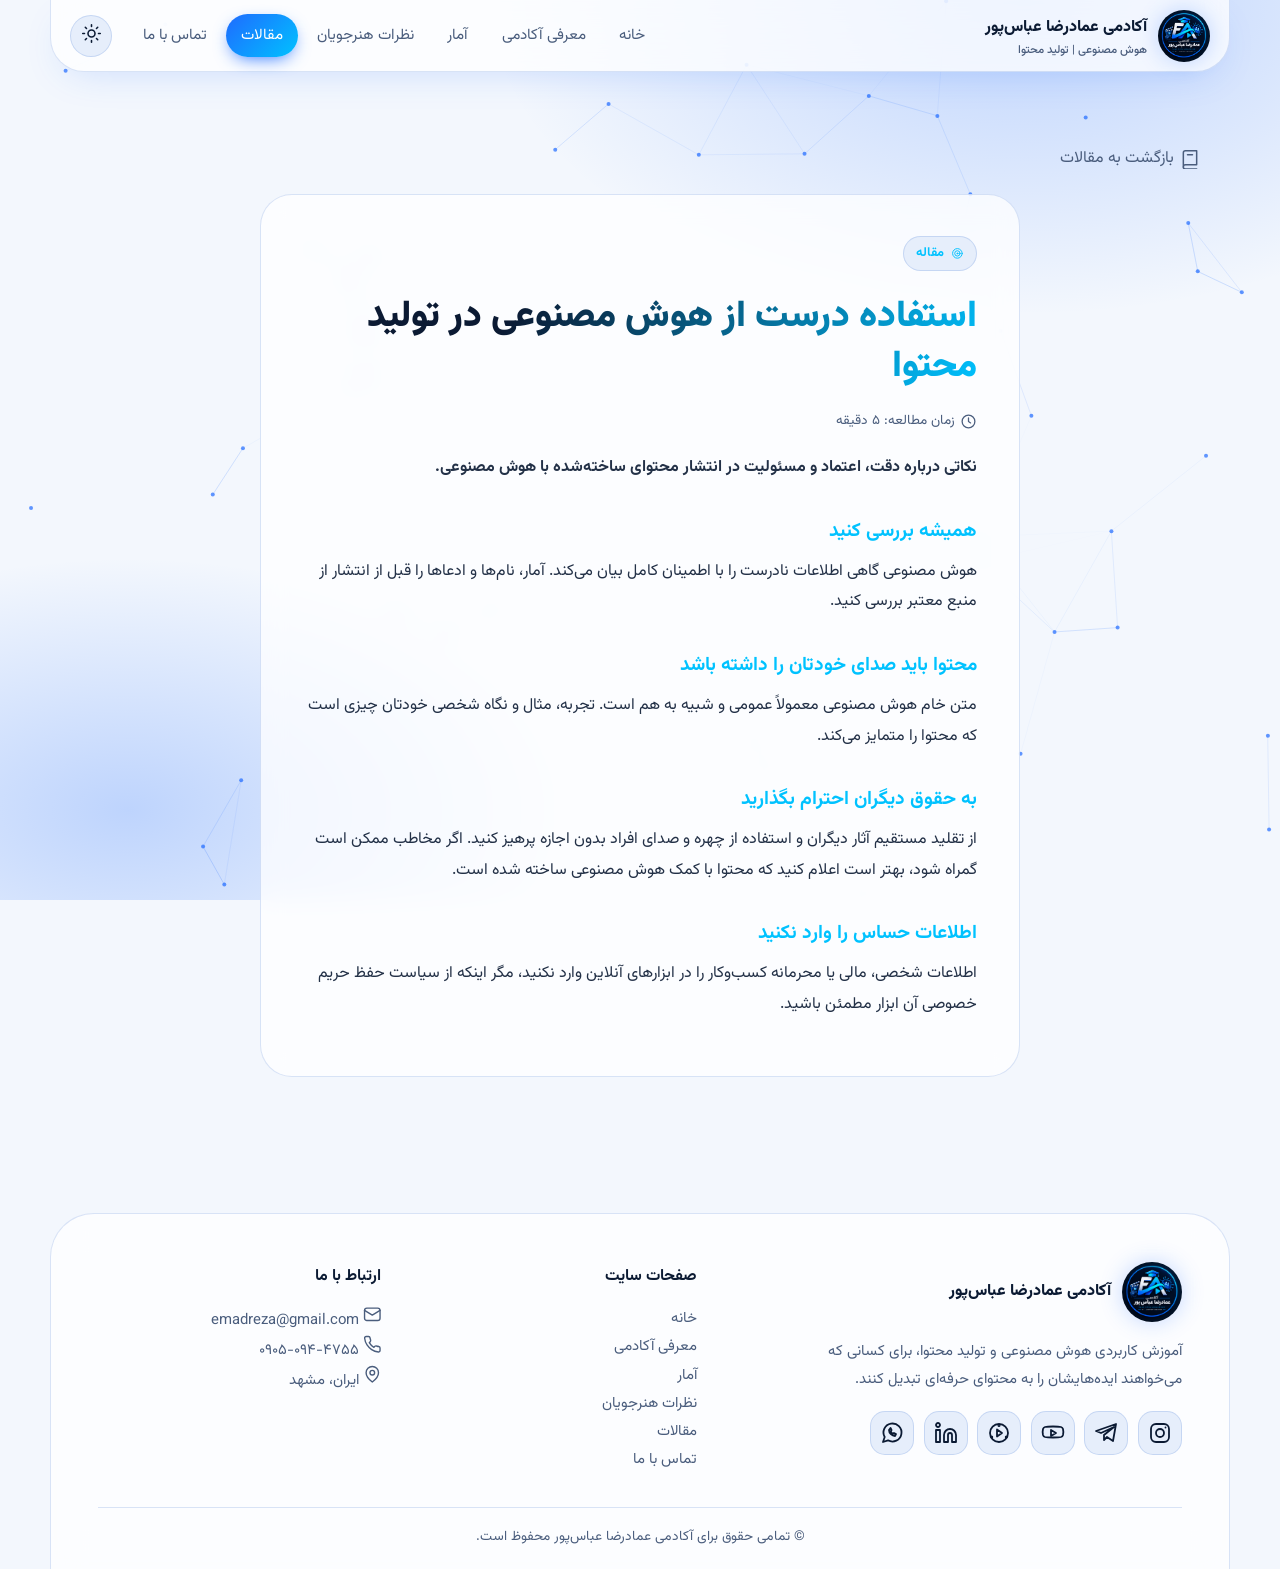
<file: article-ai-ethics.html>
<!DOCTYPE html>
<html lang="fa" dir="rtl"><head><meta charset="utf-8"><meta name="viewport" content="width=device-width,initial-scale=1">
<title>استفاده درست از هوش مصنوعی در تولید محتوا | آکادمی عمادرضا عباس‌پور</title>
<meta name="description" content="آکادمی عمادرضا عباس‌پور؛ آموزش هوش مصنوعی و تولید محتوا">
<link rel="icon" href="assets/logo.png"><link rel="preconnect" href="https://fonts.googleapis.com"><link rel="preconnect" href="https://fonts.gstatic.com" crossorigin>
<link href="https://fonts.googleapis.com/css2?family=Vazirmatn:wght@400;500;700;800;900&display=swap" rel="stylesheet">
<link rel="stylesheet" href="assets/style.css"></head><body><svg width="0" height="0" style="position:absolute" aria-hidden="true"><symbol id="i-cpu" viewBox="0 0 24 24"><rect x="5" y="5" width="14" height="14" rx="3"/><rect x="9" y="9" width="6" height="6" rx="1"/><path d="M9 2v3M15 2v3M9 19v3M15 19v3M2 9h3M2 15h3M19 9h3M19 15h3"/></symbol><symbol id="i-clap" viewBox="0 0 24 24"><path d="M4 11h16v9a1 1 0 0 1-1 1H5a1 1 0 0 1-1-1z"/><path d="m4 11-1-4 16-4 1 4M8.5 5.8l2 3.6M13.5 4.5l2 3.5"/></symbol><symbol id="i-cap" viewBox="0 0 24 24"><path d="M22 10 12 5 2 10l10 5z"/><path d="M6 12v5c3 2.5 9 2.5 12 0v-5M22 10v6"/></symbol><symbol id="i-pen" viewBox="0 0 24 24"><path d="M12 20h9"/><path d="M16.5 3.5a2.1 2.1 0 0 1 3 3L7 19l-4 1 1-4z"/></symbol><symbol id="i-users" viewBox="0 0 24 24"><circle cx="9" cy="8" r="4"/><path d="M2 21v-1a6 6 0 0 1 6-6h2a6 6 0 0 1 6 6v1"/><path d="M16 4a4 4 0 0 1 0 8M22 21v-1a6 6 0 0 0-4-5.6"/></symbol><symbol id="i-book" viewBox="0 0 24 24"><path d="M4 4.5A2.5 2.5 0 0 1 6.5 2H20v17H6.5A2.5 2.5 0 0 0 4 21.5z"/><path d="M4 21.5A2.5 2.5 0 0 0 6.5 24H20M9 7h6"/></symbol><symbol id="i-heart" viewBox="0 0 24 24"><path d="M20.8 5.6a5.5 5.5 0 0 0-7.8 0L12 6.7l-1-1.1a5.5 5.5 0 0 0-7.8 7.8l1 1L12 22l7.8-7.6 1-1a5.5 5.5 0 0 0 0-7.8z"/></symbol><symbol id="i-star" viewBox="0 0 24 24"><path d="m12 2 3.1 6.3 6.9 1-5 4.9 1.2 6.8L12 17.8 5.8 21l1.2-6.8-5-4.9 6.9-1z"/></symbol><symbol id="i-mail" viewBox="0 0 24 24"><rect x="2" y="4" width="20" height="16" rx="3"/><path d="m2 7 10 6 10-6"/></symbol><symbol id="i-phone" viewBox="0 0 24 24"><path d="M22 16.9v3a2 2 0 0 1-2.2 2 19.8 19.8 0 0 1-8.6-3.1 19.5 19.5 0 0 1-6-6A19.8 19.8 0 0 1 2.1 4.2 2 2 0 0 1 4.1 2h3a2 2 0 0 1 2 1.7c.1 1 .4 1.9.7 2.8a2 2 0 0 1-.5 2.1L8.1 9.9a16 16 0 0 0 6 6l1.3-1.3a2 2 0 0 1 2.1-.4c.9.3 1.8.6 2.8.7a2 2 0 0 1 1.7 2z"/></symbol><symbol id="i-pin" viewBox="0 0 24 24"><path d="M20 10c0 6-8 12-8 12S4 16 4 10a8 8 0 0 1 16 0z"/><circle cx="12" cy="10" r="3"/></symbol><symbol id="i-send" viewBox="0 0 24 24"><path d="m22 2-11 11M22 2l-7 20-4-9-9-4z"/></symbol><symbol id="i-ig" viewBox="0 0 24 24"><rect x="3" y="3" width="18" height="18" rx="5"/><circle cx="12" cy="12" r="4"/><path d="M17.5 6.5h.01"/></symbol><symbol id="i-tg" viewBox="0 0 24 24"><path d="m22 3-3 17-6-4-3 3v-5L20 6 7 12 2 10z"/></symbol><symbol id="i-yt" viewBox="0 0 24 24"><path d="M22 8a3 3 0 0 0-2-2c-2-.5-8-.5-8-.5s-6 0-8 .5A3 3 0 0 0 2 8c-.5 2-.5 4 0 6a3 3 0 0 0 2 2c2 .5 8 .5 8 .5s6 0 8-.5a3 3 0 0 0 2-2c.5-2 .5-4 0-6z"/><path d="m10 9 5 3-5 3z"/></symbol><symbol id="i-in" viewBox="0 0 24 24"><path d="M16 8a6 6 0 0 1 6 6v7h-4v-7a2 2 0 0 0-4 0v7h-4v-7a6 6 0 0 1 6-6zM2 9h4v12H2z"/><circle cx="4" cy="4" r="2"/></symbol><symbol id="i-wa" viewBox="0 0 24 24"><path d="M3 21l1.7-5A9 9 0 1 1 8 19.3z"/><path d="M9 9c0 3 3 6 6 6l1-2-2-1-1 .7c-1-.4-1.8-1.200-2.200-2.200L11.500 9l-1-2z"/></symbol><symbol id="i-sun" viewBox="0 0 24 24"><circle cx="12" cy="12" r="4"/><path d="M12 2v2M12 20v2M4.9 4.9l1.4 1.4M17.700 17.700l1.400 1.400M2 12h2M20 12h2M4.900 19.100l1.400-1.400M17.700 6.300l1.400-1.400"/></symbol><symbol id="i-moon" viewBox="0 0 24 24"><path d="M21 12.800A9 9 0 1 1 11.200 3a7 7 0 0 0 9.800 9.800z"/></symbol><symbol id="i-menu" viewBox="0 0 24 24"><path d="M4 6h16M4 12h16M4 18h16"/></symbol><symbol id="i-spark" viewBox="0 0 24 24"><path d="M12 3l1.900 5.100L19 10l-5.100 1.900L12 17l-1.900-5.100L5 10l5.100-1.900zM19 16l.8 2.200L22 19l-2.200.8L19 22l-.8-2.200L16 19l2.200-.8z"/></symbol><symbol id="i-clock" viewBox="0 0 24 24"><circle cx="12" cy="12" r="9"/><path d="M12 7v5l3 2"/></symbol><symbol id="i-cal" viewBox="0 0 24 24"><rect x="3" y="4" width="18" height="18" rx="3"/><path d="M16 2v4M8 2v4M3 10h18"/></symbol><symbol id="i-smile" viewBox="0 0 24 24"><circle cx="12" cy="12" r="9"/><path d="M8 14s1.500 2 4 2 4-2 4-2M9 9h.01M15 9h.01"/></symbol><symbol id="i-trend" viewBox="0 0 24 24"><path d="m22 7-8.500 8.500-5-5L2 17"/><path d="M16 7h6v6"/></symbol><symbol id="i-target" viewBox="0 0 24 24"><circle cx="12" cy="12" r="9"/><circle cx="12" cy="12" r="5"/><circle cx="12" cy="12" r="1"/></symbol><symbol id="i-cam" viewBox="0 0 24 24"><path d="M23 19a2 2 0 0 1-2 2H3a2 2 0 0 1-2-2V8a2 2 0 0 1 2-2h4l2-3h6l2 3h4a2 2 0 0 1 2 2z"/><circle cx="12" cy="13" r="4"/></symbol><symbol id="i-bulb" viewBox="0 0 24 24"><path d="M9 18h6M10 22h4M12 2a7 7 0 0 0-4 12.700c.6.500 1 1.200 1 2V17h6v-.3c0-.8.400-1.500 1-2A7 7 0 0 0 12 2z"/></symbol><symbol id="i-ap" viewBox="0 0 24 24"><circle cx="12" cy="12" r="9"/><path d="m10 8.500 5 3.500-5 3.500z"/><circle cx="12" cy="4.500" r=".6"/><circle cx="4.700" cy="16" r=".6"/><circle cx="19.300" cy="16" r=".6"/></symbol></svg><canvas id="net"></canvas>
<header><div class="hd"><a class="brand" href="index.html"><img src="assets/logo.png" alt="لوگوی آکادمی"><span>آکادمی عمادرضا عباس‌پور<small>هوش مصنوعی | تولید محتوا</small></span></a>
<nav id="nav" aria-label="منوی اصلی"><a href="index.html">خانه</a><a href="about.html">معرفی آکادمی</a><a href="stats.html">آمار</a><a href="testimonials.html">نظرات هنرجویان</a><a href="articles.html" aria-current="page">مقالات</a><a href="contact.html">تماس با ما</a></nav>
<button class="btn-i" id="theme" aria-label="تغییر حالت روشن/تاریک"><span class="sun"><svg class="ic " aria-hidden="true"><use href="#i-sun"/></svg></span><span class="moon"><svg class="ic " aria-hidden="true"><use href="#i-moon"/></svg></span></button>
<button class="btn-i" id="menu" aria-label="منو" aria-expanded="false"><svg class="ic " aria-hidden="true"><use href="#i-menu"/></svg></button></div></header>
<main><div class="wrap pg"><a class="back" href="articles.html"><svg class="ic" aria-hidden="true"><use href="#i-book"/></svg> بازگشت به مقالات</a><article class="prose"><span class="tag"><svg class="ic" aria-hidden="true"><use href="#i-target"/></svg> مقاله</span><h1>استفاده درست از هوش مصنوعی در تولید محتوا</h1><div class="meta" style="margin:0 0 1.2rem"><span><svg class="ic" aria-hidden="true"><use href="#i-clock"/></svg> زمان مطالعه: ۵ دقیقه</span></div><p><b>نکاتی درباره دقت، اعتماد و مسئولیت در انتشار محتوای ساخته‌شده با هوش مصنوعی.</b></p><h3>همیشه بررسی کنید</h3><p>هوش مصنوعی گاهی اطلاعات نادرست را با اطمینان کامل بیان می‌کند. آمار، نام‌ها و ادعاها را قبل از انتشار از منبع معتبر بررسی کنید.</p><h3>محتوا باید صدای خودتان را داشته باشد</h3><p>متن خام هوش مصنوعی معمولاً عمومی و شبیه به هم است. تجربه، مثال و نگاه شخصی خودتان چیزی است که محتوا را متمایز می‌کند.</p><h3>به حقوق دیگران احترام بگذارید</h3><p>از تقلید مستقیم آثار دیگران و استفاده از چهره و صدای افراد بدون اجازه پرهیز کنید. اگر مخاطب ممکن است گمراه شود، بهتر است اعلام کنید که محتوا با کمک هوش مصنوعی ساخته شده است.</p><h3>اطلاعات حساس را وارد نکنید</h3><p>اطلاعات شخصی، مالی یا محرمانه کسب‌وکار را در ابزارهای آنلاین وارد نکنید، مگر اینکه از سیاست حفظ حریم خصوصی آن ابزار مطمئن باشید.</p></article></div></main>
<footer><div class="wrap"><div class="fg"><div><a class="brand" href="index.html"><img src="assets/logo.png" alt="" style="width:60px;height:60px"><span>آکادمی عمادرضا عباس‌پور</span></a><p style="margin-top:1rem;max-width:380px">آموزش کاربردی هوش مصنوعی و تولید محتوا، برای کسانی که می‌خواهند ایده‌هایشان را به محتوای حرفه‌ای تبدیل کنند.</p><div class="soc"><a href="https://instagram.com/abbaspouracademy_ir" aria-label="اینستاگرام" target="_blank" rel="noopener"><svg class="ic " aria-hidden="true"><use href="#i-ig"/></svg></a><a href="https://t.me/abbaspouracademy_ir" aria-label="تلگرام" target="_blank" rel="noopener"><svg class="ic " aria-hidden="true"><use href="#i-tg"/></svg></a><a href="https://youtube.com/@abbaspouracademy_ir" aria-label="یوتیوب" target="_blank" rel="noopener"><svg class="ic " aria-hidden="true"><use href="#i-yt"/></svg></a><a href="https://www.aparat.com/Codera" aria-label="آپارات" target="_blank" rel="noopener"><svg class="ic " aria-hidden="true"><use href="#i-ap"/></svg></a><a href="https://linkedin.com/in/abbaspouracademy_ir" aria-label="لینکدین" target="_blank" rel="noopener"><svg class="ic " aria-hidden="true"><use href="#i-in"/></svg></a><a href="https://wa.me/989050944755" aria-label="واتساپ" target="_blank" rel="noopener"><svg class="ic " aria-hidden="true"><use href="#i-wa"/></svg></a></div></div>
<div><h4>صفحات سایت</h4><ul><li><a href="index.html">خانه</a></li><li><a href="about.html">معرفی آکادمی</a></li><li><a href="stats.html">آمار</a></li><li><a href="testimonials.html">نظرات هنرجویان</a></li><li><a href="articles.html">مقالات</a></li><li><a href="contact.html">تماس با ما</a></li></ul></div>
<div><h4>ارتباط با ما</h4><ul><li><svg class="ic " aria-hidden="true"><use href="#i-mail"/></svg> <a href="mailto:emadreza@gmail.com" dir="ltr">emadreza@gmail.com</a></li><li><svg class="ic " aria-hidden="true"><use href="#i-phone"/></svg> <a href="tel:09050944755" dir="ltr">۰۹۰۵-۰۹۴-۴۷۵۵</a></li><li><svg class="ic " aria-hidden="true"><use href="#i-pin"/></svg> ایران، مشهد</li></ul></div></div>
<p class="cp">© تمامی حقوق برای آکادمی عمادرضا عباس‌پور محفوظ است.</p></div></footer>
<script src="assets/app.js"></script></body></html>
</file>
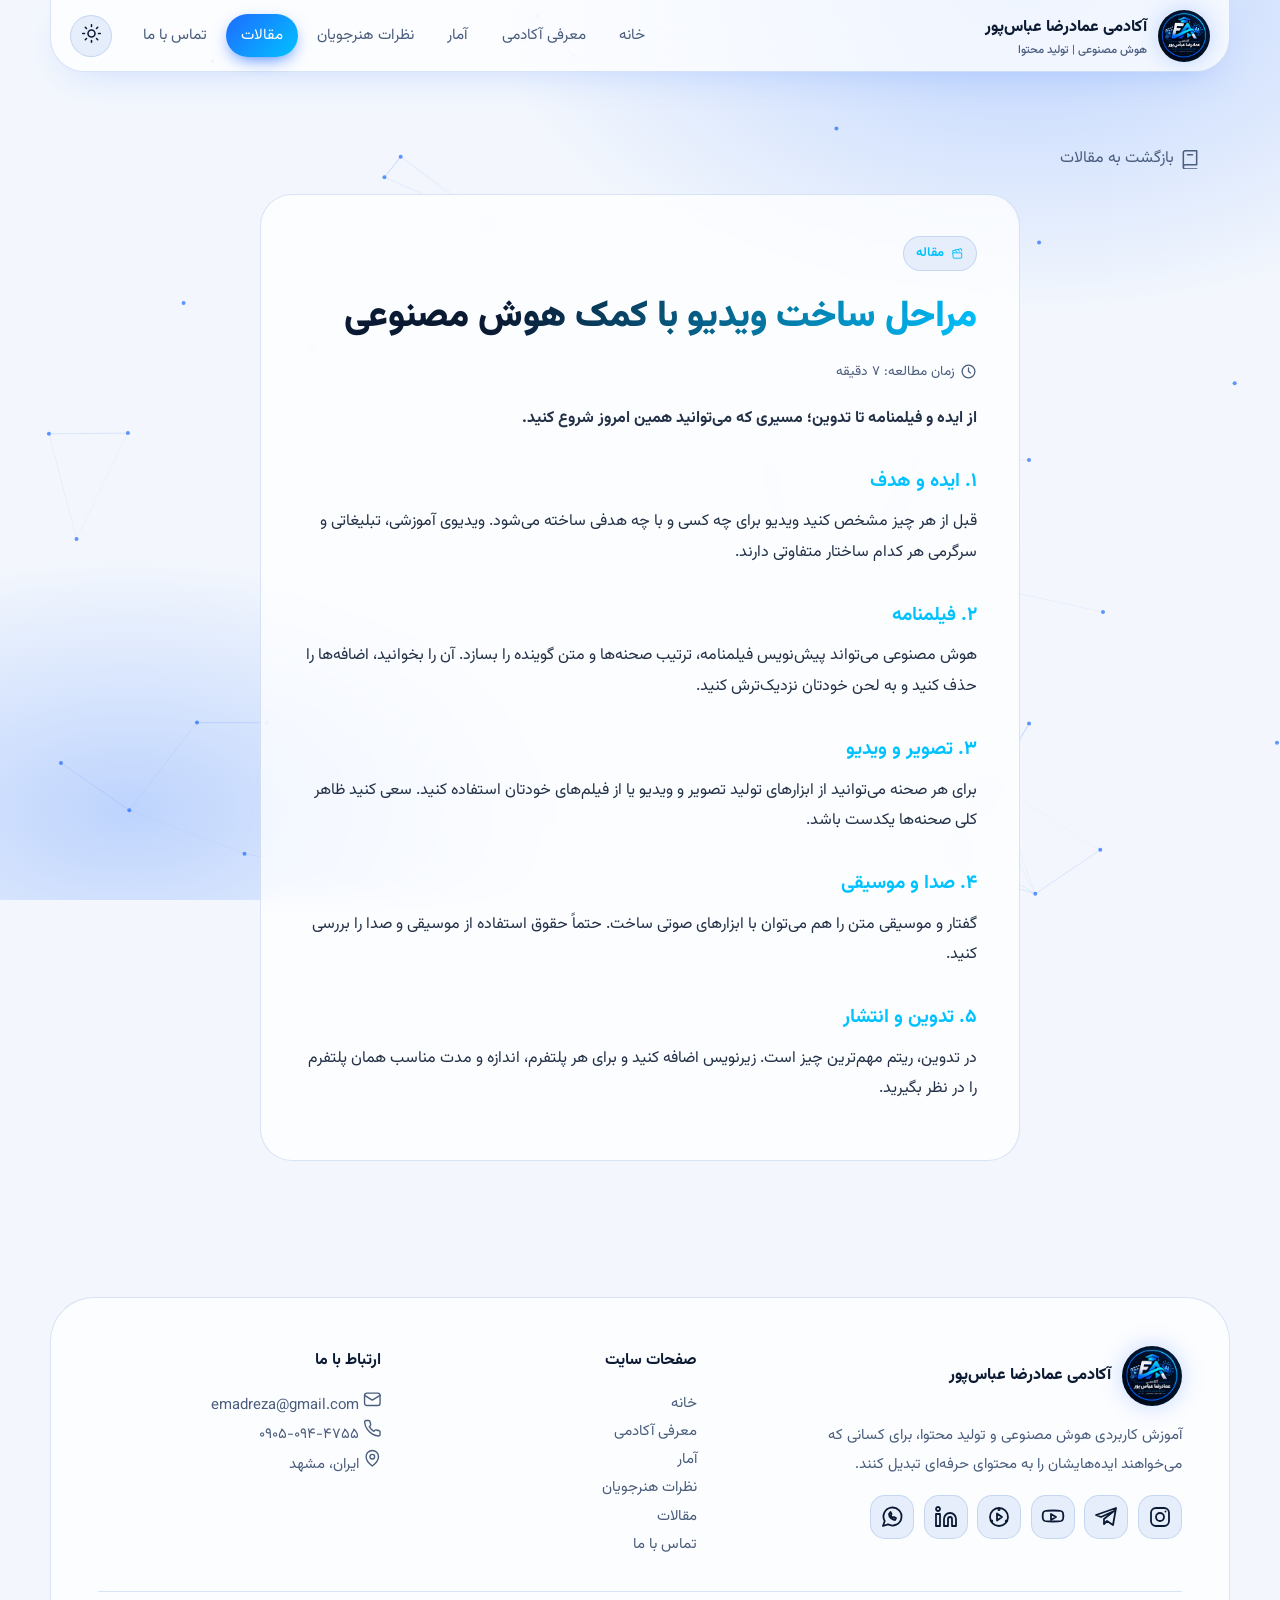
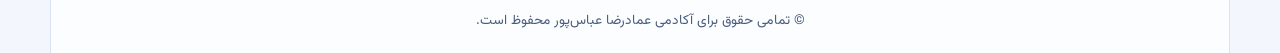
<file: article-ai-video.html>
<!DOCTYPE html>
<html lang="fa" dir="rtl"><head><meta charset="utf-8"><meta name="viewport" content="width=device-width,initial-scale=1">
<title>مراحل ساخت ویدیو با کمک هوش مصنوعی | آکادمی عمادرضا عباس‌پور</title>
<meta name="description" content="آکادمی عمادرضا عباس‌پور؛ آموزش هوش مصنوعی و تولید محتوا">
<link rel="icon" href="assets/logo.png"><link rel="preconnect" href="https://fonts.googleapis.com"><link rel="preconnect" href="https://fonts.gstatic.com" crossorigin>
<link href="https://fonts.googleapis.com/css2?family=Vazirmatn:wght@400;500;700;800;900&display=swap" rel="stylesheet">
<link rel="stylesheet" href="assets/style.css"></head><body><svg width="0" height="0" style="position:absolute" aria-hidden="true"><symbol id="i-cpu" viewBox="0 0 24 24"><rect x="5" y="5" width="14" height="14" rx="3"/><rect x="9" y="9" width="6" height="6" rx="1"/><path d="M9 2v3M15 2v3M9 19v3M15 19v3M2 9h3M2 15h3M19 9h3M19 15h3"/></symbol><symbol id="i-clap" viewBox="0 0 24 24"><path d="M4 11h16v9a1 1 0 0 1-1 1H5a1 1 0 0 1-1-1z"/><path d="m4 11-1-4 16-4 1 4M8.5 5.8l2 3.6M13.5 4.5l2 3.5"/></symbol><symbol id="i-cap" viewBox="0 0 24 24"><path d="M22 10 12 5 2 10l10 5z"/><path d="M6 12v5c3 2.5 9 2.5 12 0v-5M22 10v6"/></symbol><symbol id="i-pen" viewBox="0 0 24 24"><path d="M12 20h9"/><path d="M16.5 3.5a2.1 2.1 0 0 1 3 3L7 19l-4 1 1-4z"/></symbol><symbol id="i-users" viewBox="0 0 24 24"><circle cx="9" cy="8" r="4"/><path d="M2 21v-1a6 6 0 0 1 6-6h2a6 6 0 0 1 6 6v1"/><path d="M16 4a4 4 0 0 1 0 8M22 21v-1a6 6 0 0 0-4-5.6"/></symbol><symbol id="i-book" viewBox="0 0 24 24"><path d="M4 4.5A2.5 2.5 0 0 1 6.5 2H20v17H6.5A2.5 2.5 0 0 0 4 21.5z"/><path d="M4 21.5A2.5 2.5 0 0 0 6.5 24H20M9 7h6"/></symbol><symbol id="i-heart" viewBox="0 0 24 24"><path d="M20.8 5.6a5.5 5.5 0 0 0-7.8 0L12 6.7l-1-1.1a5.5 5.5 0 0 0-7.8 7.8l1 1L12 22l7.8-7.6 1-1a5.5 5.5 0 0 0 0-7.8z"/></symbol><symbol id="i-star" viewBox="0 0 24 24"><path d="m12 2 3.1 6.3 6.9 1-5 4.9 1.2 6.8L12 17.8 5.8 21l1.2-6.8-5-4.9 6.9-1z"/></symbol><symbol id="i-mail" viewBox="0 0 24 24"><rect x="2" y="4" width="20" height="16" rx="3"/><path d="m2 7 10 6 10-6"/></symbol><symbol id="i-phone" viewBox="0 0 24 24"><path d="M22 16.9v3a2 2 0 0 1-2.2 2 19.8 19.8 0 0 1-8.6-3.1 19.5 19.5 0 0 1-6-6A19.8 19.8 0 0 1 2.1 4.2 2 2 0 0 1 4.1 2h3a2 2 0 0 1 2 1.7c.1 1 .4 1.9.7 2.8a2 2 0 0 1-.5 2.1L8.1 9.9a16 16 0 0 0 6 6l1.3-1.3a2 2 0 0 1 2.1-.4c.9.3 1.8.6 2.8.7a2 2 0 0 1 1.7 2z"/></symbol><symbol id="i-pin" viewBox="0 0 24 24"><path d="M20 10c0 6-8 12-8 12S4 16 4 10a8 8 0 0 1 16 0z"/><circle cx="12" cy="10" r="3"/></symbol><symbol id="i-send" viewBox="0 0 24 24"><path d="m22 2-11 11M22 2l-7 20-4-9-9-4z"/></symbol><symbol id="i-ig" viewBox="0 0 24 24"><rect x="3" y="3" width="18" height="18" rx="5"/><circle cx="12" cy="12" r="4"/><path d="M17.5 6.5h.01"/></symbol><symbol id="i-tg" viewBox="0 0 24 24"><path d="m22 3-3 17-6-4-3 3v-5L20 6 7 12 2 10z"/></symbol><symbol id="i-yt" viewBox="0 0 24 24"><path d="M22 8a3 3 0 0 0-2-2c-2-.5-8-.5-8-.5s-6 0-8 .5A3 3 0 0 0 2 8c-.5 2-.5 4 0 6a3 3 0 0 0 2 2c2 .5 8 .5 8 .5s6 0 8-.5a3 3 0 0 0 2-2c.5-2 .5-4 0-6z"/><path d="m10 9 5 3-5 3z"/></symbol><symbol id="i-in" viewBox="0 0 24 24"><path d="M16 8a6 6 0 0 1 6 6v7h-4v-7a2 2 0 0 0-4 0v7h-4v-7a6 6 0 0 1 6-6zM2 9h4v12H2z"/><circle cx="4" cy="4" r="2"/></symbol><symbol id="i-wa" viewBox="0 0 24 24"><path d="M3 21l1.7-5A9 9 0 1 1 8 19.3z"/><path d="M9 9c0 3 3 6 6 6l1-2-2-1-1 .7c-1-.4-1.8-1.200-2.200-2.200L11.500 9l-1-2z"/></symbol><symbol id="i-sun" viewBox="0 0 24 24"><circle cx="12" cy="12" r="4"/><path d="M12 2v2M12 20v2M4.9 4.9l1.4 1.4M17.700 17.700l1.400 1.400M2 12h2M20 12h2M4.900 19.100l1.400-1.400M17.700 6.300l1.400-1.400"/></symbol><symbol id="i-moon" viewBox="0 0 24 24"><path d="M21 12.800A9 9 0 1 1 11.200 3a7 7 0 0 0 9.800 9.800z"/></symbol><symbol id="i-menu" viewBox="0 0 24 24"><path d="M4 6h16M4 12h16M4 18h16"/></symbol><symbol id="i-spark" viewBox="0 0 24 24"><path d="M12 3l1.900 5.100L19 10l-5.100 1.900L12 17l-1.900-5.100L5 10l5.100-1.900zM19 16l.8 2.200L22 19l-2.200.8L19 22l-.8-2.200L16 19l2.200-.8z"/></symbol><symbol id="i-clock" viewBox="0 0 24 24"><circle cx="12" cy="12" r="9"/><path d="M12 7v5l3 2"/></symbol><symbol id="i-cal" viewBox="0 0 24 24"><rect x="3" y="4" width="18" height="18" rx="3"/><path d="M16 2v4M8 2v4M3 10h18"/></symbol><symbol id="i-smile" viewBox="0 0 24 24"><circle cx="12" cy="12" r="9"/><path d="M8 14s1.500 2 4 2 4-2 4-2M9 9h.01M15 9h.01"/></symbol><symbol id="i-trend" viewBox="0 0 24 24"><path d="m22 7-8.500 8.500-5-5L2 17"/><path d="M16 7h6v6"/></symbol><symbol id="i-target" viewBox="0 0 24 24"><circle cx="12" cy="12" r="9"/><circle cx="12" cy="12" r="5"/><circle cx="12" cy="12" r="1"/></symbol><symbol id="i-cam" viewBox="0 0 24 24"><path d="M23 19a2 2 0 0 1-2 2H3a2 2 0 0 1-2-2V8a2 2 0 0 1 2-2h4l2-3h6l2 3h4a2 2 0 0 1 2 2z"/><circle cx="12" cy="13" r="4"/></symbol><symbol id="i-bulb" viewBox="0 0 24 24"><path d="M9 18h6M10 22h4M12 2a7 7 0 0 0-4 12.700c.6.500 1 1.200 1 2V17h6v-.3c0-.8.400-1.500 1-2A7 7 0 0 0 12 2z"/></symbol><symbol id="i-ap" viewBox="0 0 24 24"><circle cx="12" cy="12" r="9"/><path d="m10 8.500 5 3.500-5 3.500z"/><circle cx="12" cy="4.500" r=".6"/><circle cx="4.700" cy="16" r=".6"/><circle cx="19.300" cy="16" r=".6"/></symbol></svg><canvas id="net"></canvas>
<header><div class="hd"><a class="brand" href="index.html"><img src="assets/logo.png" alt="لوگوی آکادمی"><span>آکادمی عمادرضا عباس‌پور<small>هوش مصنوعی | تولید محتوا</small></span></a>
<nav id="nav" aria-label="منوی اصلی"><a href="index.html">خانه</a><a href="about.html">معرفی آکادمی</a><a href="stats.html">آمار</a><a href="testimonials.html">نظرات هنرجویان</a><a href="articles.html" aria-current="page">مقالات</a><a href="contact.html">تماس با ما</a></nav>
<button class="btn-i" id="theme" aria-label="تغییر حالت روشن/تاریک"><span class="sun"><svg class="ic " aria-hidden="true"><use href="#i-sun"/></svg></span><span class="moon"><svg class="ic " aria-hidden="true"><use href="#i-moon"/></svg></span></button>
<button class="btn-i" id="menu" aria-label="منو" aria-expanded="false"><svg class="ic " aria-hidden="true"><use href="#i-menu"/></svg></button></div></header>
<main><div class="wrap pg"><a class="back" href="articles.html"><svg class="ic" aria-hidden="true"><use href="#i-book"/></svg> بازگشت به مقالات</a><article class="prose"><span class="tag"><svg class="ic" aria-hidden="true"><use href="#i-clap"/></svg> مقاله</span><h1>مراحل ساخت ویدیو با کمک هوش مصنوعی</h1><div class="meta" style="margin:0 0 1.2rem"><span><svg class="ic" aria-hidden="true"><use href="#i-clock"/></svg> زمان مطالعه: ۷ دقیقه</span></div><p><b>از ایده و فیلمنامه تا تدوین؛ مسیری که می‌توانید همین امروز شروع کنید.</b></p><h3>۱. ایده و هدف</h3><p>قبل از هر چیز مشخص کنید ویدیو برای چه کسی و با چه هدفی ساخته می‌شود. ویدیوی آموزشی، تبلیغاتی و سرگرمی هر کدام ساختار متفاوتی دارند.</p><h3>۲. فیلمنامه</h3><p>هوش مصنوعی می‌تواند پیش‌نویس فیلمنامه، ترتیب صحنه‌ها و متن گوینده را بسازد. آن را بخوانید، اضافه‌ها را حذف کنید و به لحن خودتان نزدیک‌ترش کنید.</p><h3>۳. تصویر و ویدیو</h3><p>برای هر صحنه می‌توانید از ابزارهای تولید تصویر و ویدیو یا از فیلم‌های خودتان استفاده کنید. سعی کنید ظاهر کلی صحنه‌ها یکدست باشد.</p><h3>۴. صدا و موسیقی</h3><p>گفتار و موسیقی متن را هم می‌توان با ابزارهای صوتی ساخت. حتماً حقوق استفاده از موسیقی و صدا را بررسی کنید.</p><h3>۵. تدوین و انتشار</h3><p>در تدوین، ریتم مهم‌ترین چیز است. زیرنویس اضافه کنید و برای هر پلتفرم، اندازه و مدت مناسب همان پلتفرم را در نظر بگیرید.</p></article></div></main>
<footer><div class="wrap"><div class="fg"><div><a class="brand" href="index.html"><img src="assets/logo.png" alt="" style="width:60px;height:60px"><span>آکادمی عمادرضا عباس‌پور</span></a><p style="margin-top:1rem;max-width:380px">آموزش کاربردی هوش مصنوعی و تولید محتوا، برای کسانی که می‌خواهند ایده‌هایشان را به محتوای حرفه‌ای تبدیل کنند.</p><div class="soc"><a href="https://instagram.com/abbaspouracademy_ir" aria-label="اینستاگرام" target="_blank" rel="noopener"><svg class="ic " aria-hidden="true"><use href="#i-ig"/></svg></a><a href="https://t.me/abbaspouracademy_ir" aria-label="تلگرام" target="_blank" rel="noopener"><svg class="ic " aria-hidden="true"><use href="#i-tg"/></svg></a><a href="https://youtube.com/@abbaspouracademy_ir" aria-label="یوتیوب" target="_blank" rel="noopener"><svg class="ic " aria-hidden="true"><use href="#i-yt"/></svg></a><a href="https://www.aparat.com/Codera" aria-label="آپارات" target="_blank" rel="noopener"><svg class="ic " aria-hidden="true"><use href="#i-ap"/></svg></a><a href="https://linkedin.com/in/abbaspouracademy_ir" aria-label="لینکدین" target="_blank" rel="noopener"><svg class="ic " aria-hidden="true"><use href="#i-in"/></svg></a><a href="https://wa.me/989050944755" aria-label="واتساپ" target="_blank" rel="noopener"><svg class="ic " aria-hidden="true"><use href="#i-wa"/></svg></a></div></div>
<div><h4>صفحات سایت</h4><ul><li><a href="index.html">خانه</a></li><li><a href="about.html">معرفی آکادمی</a></li><li><a href="stats.html">آمار</a></li><li><a href="testimonials.html">نظرات هنرجویان</a></li><li><a href="articles.html">مقالات</a></li><li><a href="contact.html">تماس با ما</a></li></ul></div>
<div><h4>ارتباط با ما</h4><ul><li><svg class="ic " aria-hidden="true"><use href="#i-mail"/></svg> <a href="mailto:emadreza@gmail.com" dir="ltr">emadreza@gmail.com</a></li><li><svg class="ic " aria-hidden="true"><use href="#i-phone"/></svg> <a href="tel:09050944755" dir="ltr">۰۹۰۵-۰۹۴-۴۷۵۵</a></li><li><svg class="ic " aria-hidden="true"><use href="#i-pin"/></svg> ایران، مشهد</li></ul></div></div>
<p class="cp">© تمامی حقوق برای آکادمی عمادرضا عباس‌پور محفوظ است.</p></div></footer>
<script src="assets/app.js"></script></body></html>
</file>
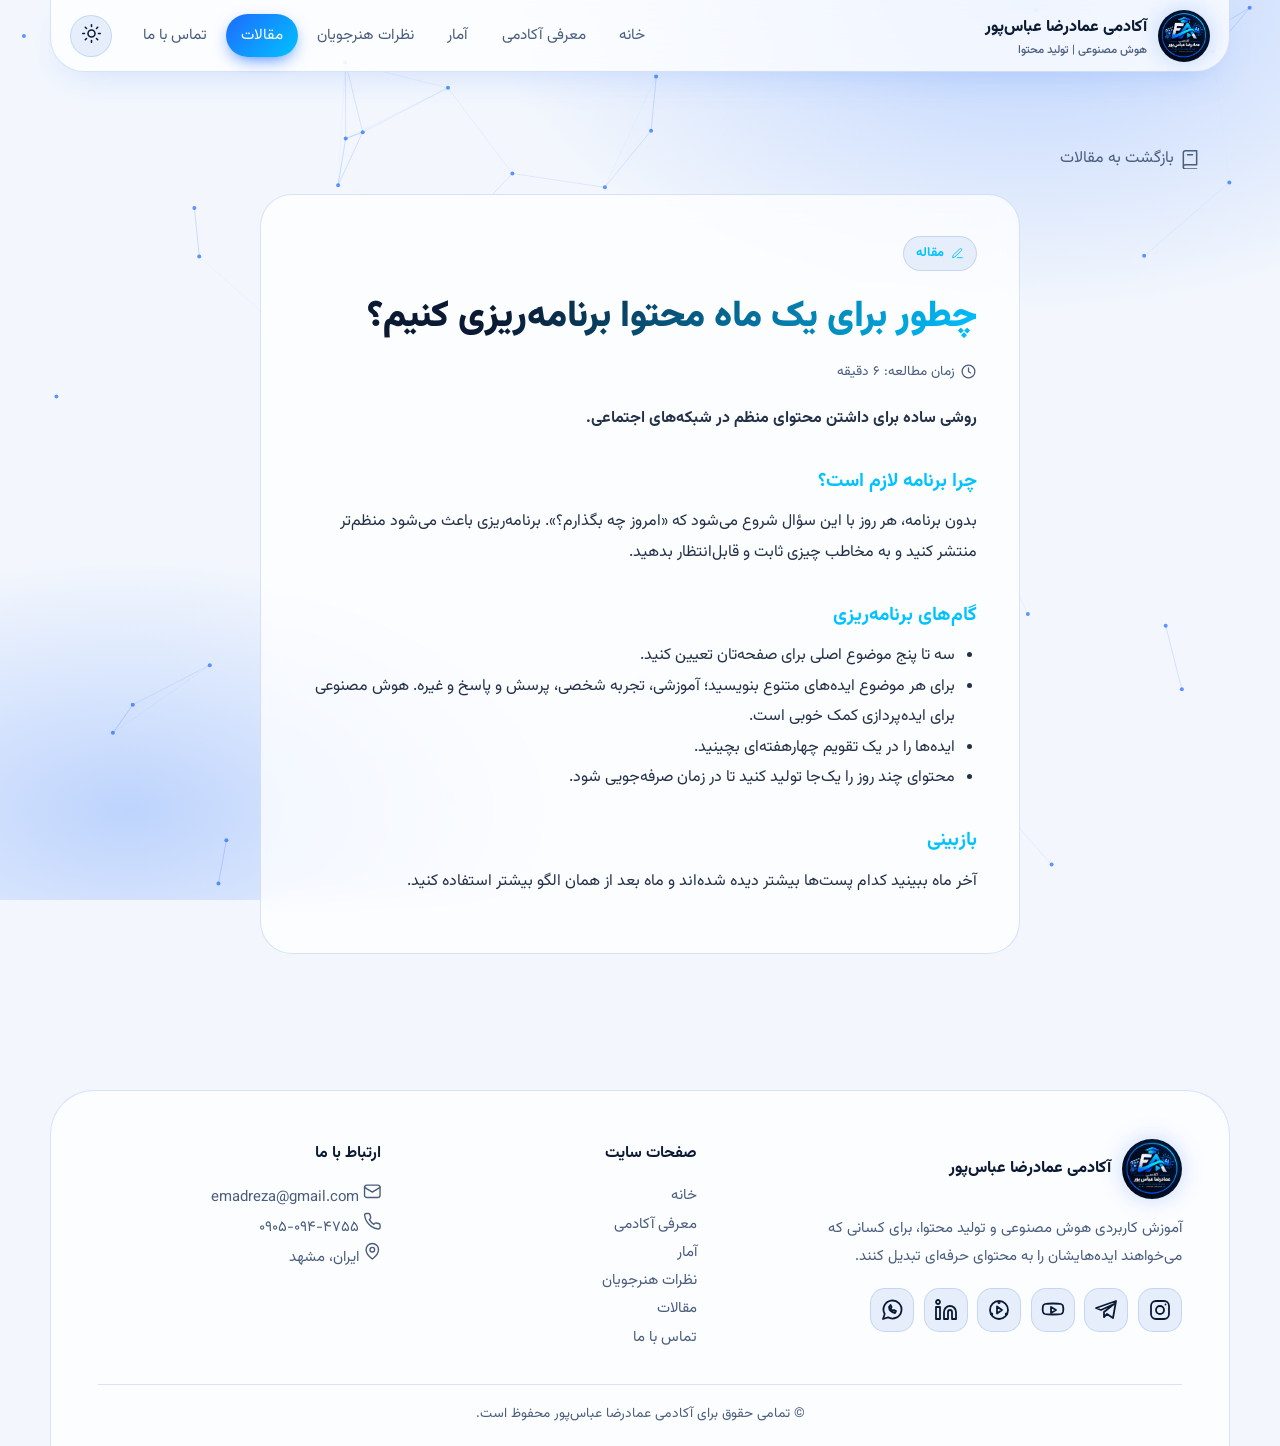
<file: article-content-plan.html>
<!DOCTYPE html>
<html lang="fa" dir="rtl"><head><meta charset="utf-8"><meta name="viewport" content="width=device-width,initial-scale=1">
<title>چطور برای یک ماه محتوا برنامه‌ریزی کنیم؟ | آکادمی عمادرضا عباس‌پور</title>
<meta name="description" content="آکادمی عمادرضا عباس‌پور؛ آموزش هوش مصنوعی و تولید محتوا">
<link rel="icon" href="assets/logo.png"><link rel="preconnect" href="https://fonts.googleapis.com"><link rel="preconnect" href="https://fonts.gstatic.com" crossorigin>
<link href="https://fonts.googleapis.com/css2?family=Vazirmatn:wght@400;500;700;800;900&display=swap" rel="stylesheet">
<link rel="stylesheet" href="assets/style.css"></head><body><svg width="0" height="0" style="position:absolute" aria-hidden="true"><symbol id="i-cpu" viewBox="0 0 24 24"><rect x="5" y="5" width="14" height="14" rx="3"/><rect x="9" y="9" width="6" height="6" rx="1"/><path d="M9 2v3M15 2v3M9 19v3M15 19v3M2 9h3M2 15h3M19 9h3M19 15h3"/></symbol><symbol id="i-clap" viewBox="0 0 24 24"><path d="M4 11h16v9a1 1 0 0 1-1 1H5a1 1 0 0 1-1-1z"/><path d="m4 11-1-4 16-4 1 4M8.5 5.8l2 3.6M13.5 4.5l2 3.5"/></symbol><symbol id="i-cap" viewBox="0 0 24 24"><path d="M22 10 12 5 2 10l10 5z"/><path d="M6 12v5c3 2.5 9 2.5 12 0v-5M22 10v6"/></symbol><symbol id="i-pen" viewBox="0 0 24 24"><path d="M12 20h9"/><path d="M16.5 3.5a2.1 2.1 0 0 1 3 3L7 19l-4 1 1-4z"/></symbol><symbol id="i-users" viewBox="0 0 24 24"><circle cx="9" cy="8" r="4"/><path d="M2 21v-1a6 6 0 0 1 6-6h2a6 6 0 0 1 6 6v1"/><path d="M16 4a4 4 0 0 1 0 8M22 21v-1a6 6 0 0 0-4-5.6"/></symbol><symbol id="i-book" viewBox="0 0 24 24"><path d="M4 4.5A2.5 2.5 0 0 1 6.5 2H20v17H6.5A2.5 2.5 0 0 0 4 21.5z"/><path d="M4 21.5A2.5 2.5 0 0 0 6.5 24H20M9 7h6"/></symbol><symbol id="i-heart" viewBox="0 0 24 24"><path d="M20.8 5.6a5.5 5.5 0 0 0-7.8 0L12 6.7l-1-1.1a5.5 5.5 0 0 0-7.8 7.8l1 1L12 22l7.8-7.6 1-1a5.5 5.5 0 0 0 0-7.8z"/></symbol><symbol id="i-star" viewBox="0 0 24 24"><path d="m12 2 3.1 6.3 6.9 1-5 4.9 1.2 6.8L12 17.8 5.8 21l1.2-6.8-5-4.9 6.9-1z"/></symbol><symbol id="i-mail" viewBox="0 0 24 24"><rect x="2" y="4" width="20" height="16" rx="3"/><path d="m2 7 10 6 10-6"/></symbol><symbol id="i-phone" viewBox="0 0 24 24"><path d="M22 16.9v3a2 2 0 0 1-2.2 2 19.8 19.8 0 0 1-8.6-3.1 19.5 19.5 0 0 1-6-6A19.8 19.8 0 0 1 2.1 4.2 2 2 0 0 1 4.1 2h3a2 2 0 0 1 2 1.7c.1 1 .4 1.9.7 2.8a2 2 0 0 1-.5 2.1L8.1 9.9a16 16 0 0 0 6 6l1.3-1.3a2 2 0 0 1 2.1-.4c.9.3 1.8.6 2.8.7a2 2 0 0 1 1.7 2z"/></symbol><symbol id="i-pin" viewBox="0 0 24 24"><path d="M20 10c0 6-8 12-8 12S4 16 4 10a8 8 0 0 1 16 0z"/><circle cx="12" cy="10" r="3"/></symbol><symbol id="i-send" viewBox="0 0 24 24"><path d="m22 2-11 11M22 2l-7 20-4-9-9-4z"/></symbol><symbol id="i-ig" viewBox="0 0 24 24"><rect x="3" y="3" width="18" height="18" rx="5"/><circle cx="12" cy="12" r="4"/><path d="M17.5 6.5h.01"/></symbol><symbol id="i-tg" viewBox="0 0 24 24"><path d="m22 3-3 17-6-4-3 3v-5L20 6 7 12 2 10z"/></symbol><symbol id="i-yt" viewBox="0 0 24 24"><path d="M22 8a3 3 0 0 0-2-2c-2-.5-8-.5-8-.5s-6 0-8 .5A3 3 0 0 0 2 8c-.5 2-.5 4 0 6a3 3 0 0 0 2 2c2 .5 8 .5 8 .5s6 0 8-.5a3 3 0 0 0 2-2c.5-2 .5-4 0-6z"/><path d="m10 9 5 3-5 3z"/></symbol><symbol id="i-in" viewBox="0 0 24 24"><path d="M16 8a6 6 0 0 1 6 6v7h-4v-7a2 2 0 0 0-4 0v7h-4v-7a6 6 0 0 1 6-6zM2 9h4v12H2z"/><circle cx="4" cy="4" r="2"/></symbol><symbol id="i-wa" viewBox="0 0 24 24"><path d="M3 21l1.7-5A9 9 0 1 1 8 19.3z"/><path d="M9 9c0 3 3 6 6 6l1-2-2-1-1 .7c-1-.4-1.8-1.200-2.200-2.200L11.500 9l-1-2z"/></symbol><symbol id="i-sun" viewBox="0 0 24 24"><circle cx="12" cy="12" r="4"/><path d="M12 2v2M12 20v2M4.9 4.9l1.4 1.4M17.700 17.700l1.400 1.400M2 12h2M20 12h2M4.900 19.100l1.400-1.400M17.700 6.300l1.400-1.400"/></symbol><symbol id="i-moon" viewBox="0 0 24 24"><path d="M21 12.800A9 9 0 1 1 11.200 3a7 7 0 0 0 9.800 9.800z"/></symbol><symbol id="i-menu" viewBox="0 0 24 24"><path d="M4 6h16M4 12h16M4 18h16"/></symbol><symbol id="i-spark" viewBox="0 0 24 24"><path d="M12 3l1.900 5.100L19 10l-5.100 1.900L12 17l-1.900-5.100L5 10l5.100-1.900zM19 16l.8 2.200L22 19l-2.200.8L19 22l-.8-2.200L16 19l2.200-.8z"/></symbol><symbol id="i-clock" viewBox="0 0 24 24"><circle cx="12" cy="12" r="9"/><path d="M12 7v5l3 2"/></symbol><symbol id="i-cal" viewBox="0 0 24 24"><rect x="3" y="4" width="18" height="18" rx="3"/><path d="M16 2v4M8 2v4M3 10h18"/></symbol><symbol id="i-smile" viewBox="0 0 24 24"><circle cx="12" cy="12" r="9"/><path d="M8 14s1.500 2 4 2 4-2 4-2M9 9h.01M15 9h.01"/></symbol><symbol id="i-trend" viewBox="0 0 24 24"><path d="m22 7-8.500 8.500-5-5L2 17"/><path d="M16 7h6v6"/></symbol><symbol id="i-target" viewBox="0 0 24 24"><circle cx="12" cy="12" r="9"/><circle cx="12" cy="12" r="5"/><circle cx="12" cy="12" r="1"/></symbol><symbol id="i-cam" viewBox="0 0 24 24"><path d="M23 19a2 2 0 0 1-2 2H3a2 2 0 0 1-2-2V8a2 2 0 0 1 2-2h4l2-3h6l2 3h4a2 2 0 0 1 2 2z"/><circle cx="12" cy="13" r="4"/></symbol><symbol id="i-bulb" viewBox="0 0 24 24"><path d="M9 18h6M10 22h4M12 2a7 7 0 0 0-4 12.700c.6.500 1 1.200 1 2V17h6v-.3c0-.8.400-1.500 1-2A7 7 0 0 0 12 2z"/></symbol><symbol id="i-ap" viewBox="0 0 24 24"><circle cx="12" cy="12" r="9"/><path d="m10 8.500 5 3.500-5 3.500z"/><circle cx="12" cy="4.500" r=".6"/><circle cx="4.700" cy="16" r=".6"/><circle cx="19.300" cy="16" r=".6"/></symbol></svg><canvas id="net"></canvas>
<header><div class="hd"><a class="brand" href="index.html"><img src="assets/logo.png" alt="لوگوی آکادمی"><span>آکادمی عمادرضا عباس‌پور<small>هوش مصنوعی | تولید محتوا</small></span></a>
<nav id="nav" aria-label="منوی اصلی"><a href="index.html">خانه</a><a href="about.html">معرفی آکادمی</a><a href="stats.html">آمار</a><a href="testimonials.html">نظرات هنرجویان</a><a href="articles.html" aria-current="page">مقالات</a><a href="contact.html">تماس با ما</a></nav>
<button class="btn-i" id="theme" aria-label="تغییر حالت روشن/تاریک"><span class="sun"><svg class="ic " aria-hidden="true"><use href="#i-sun"/></svg></span><span class="moon"><svg class="ic " aria-hidden="true"><use href="#i-moon"/></svg></span></button>
<button class="btn-i" id="menu" aria-label="منو" aria-expanded="false"><svg class="ic " aria-hidden="true"><use href="#i-menu"/></svg></button></div></header>
<main><div class="wrap pg"><a class="back" href="articles.html"><svg class="ic" aria-hidden="true"><use href="#i-book"/></svg> بازگشت به مقالات</a><article class="prose"><span class="tag"><svg class="ic" aria-hidden="true"><use href="#i-pen"/></svg> مقاله</span><h1>چطور برای یک ماه محتوا برنامه‌ریزی کنیم؟</h1><div class="meta" style="margin:0 0 1.2rem"><span><svg class="ic" aria-hidden="true"><use href="#i-clock"/></svg> زمان مطالعه: ۶ دقیقه</span></div><p><b>روشی ساده برای داشتن محتوای منظم در شبکه‌های اجتماعی.</b></p><h3>چرا برنامه لازم است؟</h3><p>بدون برنامه، هر روز با این سؤال شروع می‌شود که «امروز چه بگذارم؟». برنامه‌ریزی باعث می‌شود منظم‌تر منتشر کنید و به مخاطب چیزی ثابت و قابل‌انتظار بدهید.</p><h3>گام‌های برنامه‌ریزی</h3><ul><li>سه تا پنج موضوع اصلی برای صفحه‌تان تعیین کنید.</li><li>برای هر موضوع ایده‌های متنوع بنویسید؛ آموزشی، تجربه شخصی، پرسش و پاسخ و غیره. هوش مصنوعی برای ایده‌پردازی کمک خوبی است.</li><li>ایده‌ها را در یک تقویم چهارهفته‌ای بچینید.</li><li>محتوای چند روز را یک‌جا تولید کنید تا در زمان صرفه‌جویی شود.</li></ul><h3>بازبینی</h3><p>آخر ماه ببینید کدام پست‌ها بیشتر دیده شده‌اند و ماه بعد از همان الگو بیشتر استفاده کنید.</p></article></div></main>
<footer><div class="wrap"><div class="fg"><div><a class="brand" href="index.html"><img src="assets/logo.png" alt="" style="width:60px;height:60px"><span>آکادمی عمادرضا عباس‌پور</span></a><p style="margin-top:1rem;max-width:380px">آموزش کاربردی هوش مصنوعی و تولید محتوا، برای کسانی که می‌خواهند ایده‌هایشان را به محتوای حرفه‌ای تبدیل کنند.</p><div class="soc"><a href="https://instagram.com/abbaspouracademy_ir" aria-label="اینستاگرام" target="_blank" rel="noopener"><svg class="ic " aria-hidden="true"><use href="#i-ig"/></svg></a><a href="https://t.me/abbaspouracademy_ir" aria-label="تلگرام" target="_blank" rel="noopener"><svg class="ic " aria-hidden="true"><use href="#i-tg"/></svg></a><a href="https://youtube.com/@abbaspouracademy_ir" aria-label="یوتیوب" target="_blank" rel="noopener"><svg class="ic " aria-hidden="true"><use href="#i-yt"/></svg></a><a href="https://www.aparat.com/Codera" aria-label="آپارات" target="_blank" rel="noopener"><svg class="ic " aria-hidden="true"><use href="#i-ap"/></svg></a><a href="https://linkedin.com/in/abbaspouracademy_ir" aria-label="لینکدین" target="_blank" rel="noopener"><svg class="ic " aria-hidden="true"><use href="#i-in"/></svg></a><a href="https://wa.me/989050944755" aria-label="واتساپ" target="_blank" rel="noopener"><svg class="ic " aria-hidden="true"><use href="#i-wa"/></svg></a></div></div>
<div><h4>صفحات سایت</h4><ul><li><a href="index.html">خانه</a></li><li><a href="about.html">معرفی آکادمی</a></li><li><a href="stats.html">آمار</a></li><li><a href="testimonials.html">نظرات هنرجویان</a></li><li><a href="articles.html">مقالات</a></li><li><a href="contact.html">تماس با ما</a></li></ul></div>
<div><h4>ارتباط با ما</h4><ul><li><svg class="ic " aria-hidden="true"><use href="#i-mail"/></svg> <a href="mailto:emadreza@gmail.com" dir="ltr">emadreza@gmail.com</a></li><li><svg class="ic " aria-hidden="true"><use href="#i-phone"/></svg> <a href="tel:09050944755" dir="ltr">۰۹۰۵-۰۹۴-۴۷۵۵</a></li><li><svg class="ic " aria-hidden="true"><use href="#i-pin"/></svg> ایران، مشهد</li></ul></div></div>
<p class="cp">© تمامی حقوق برای آکادمی عمادرضا عباس‌پور محفوظ است.</p></div></footer>
<script src="assets/app.js"></script></body></html>
</file>
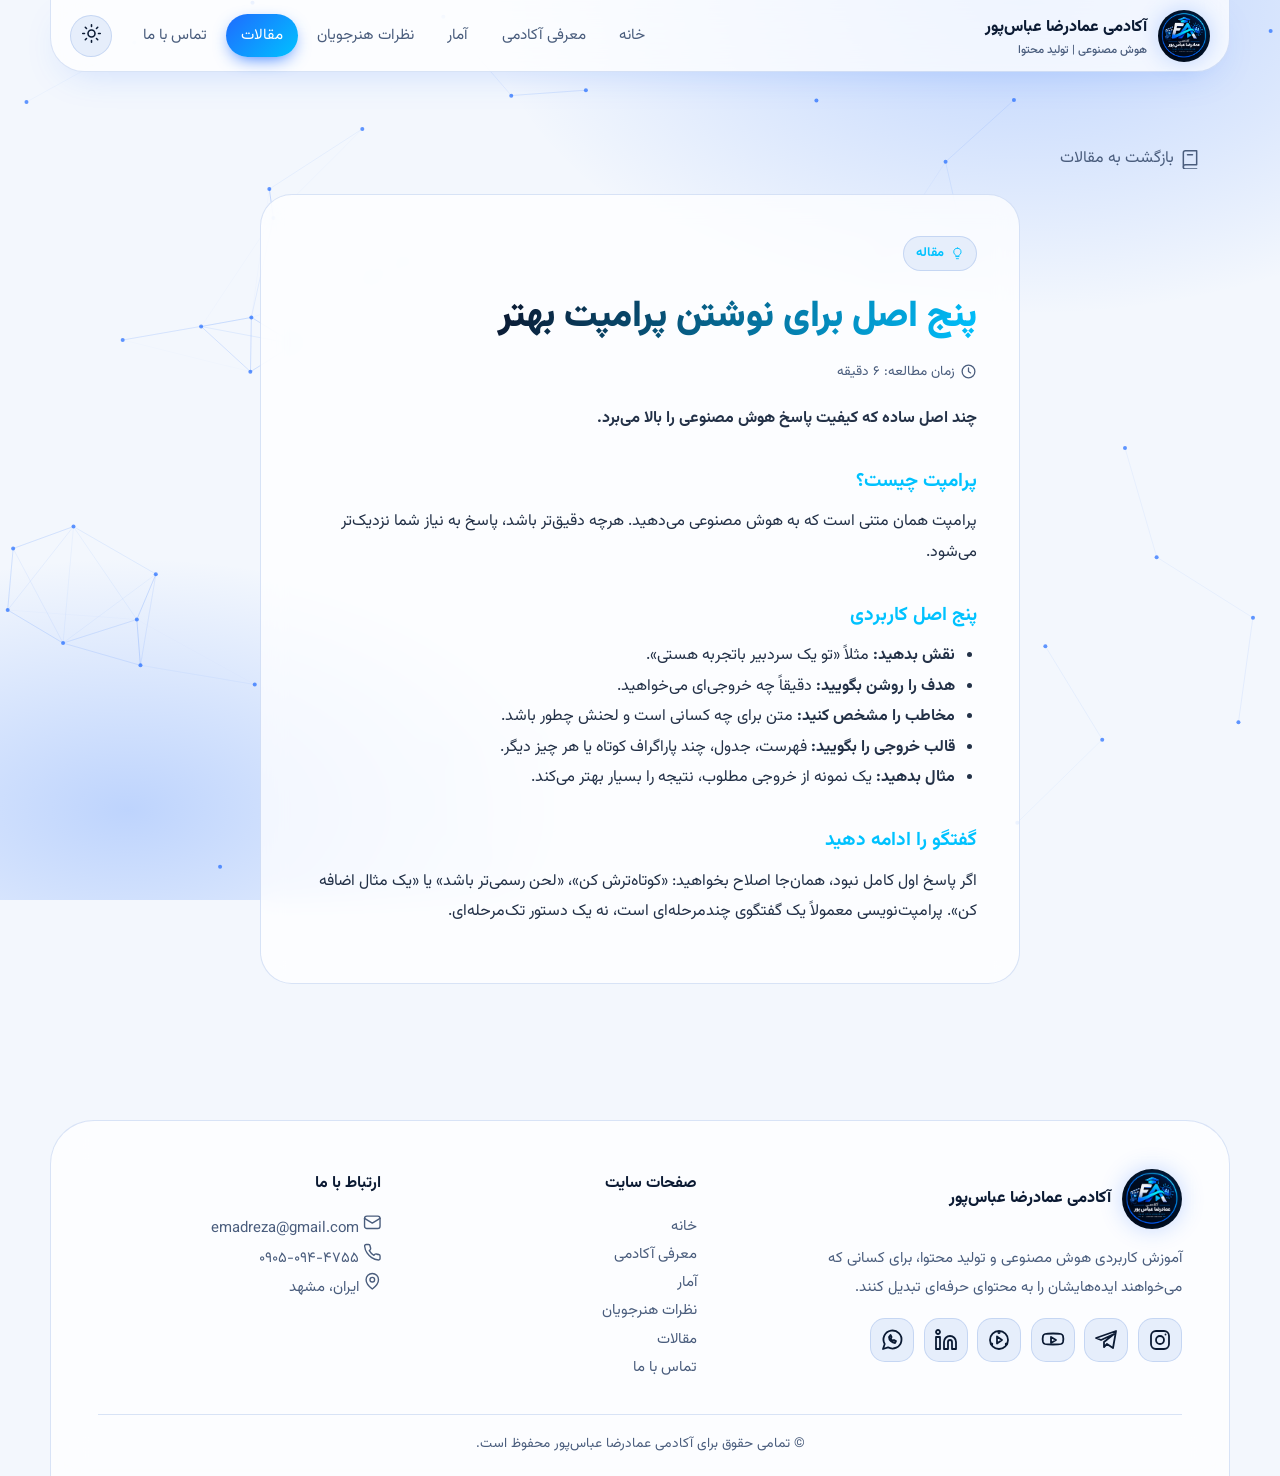
<file: article-prompt.html>
<!DOCTYPE html>
<html lang="fa" dir="rtl"><head><meta charset="utf-8"><meta name="viewport" content="width=device-width,initial-scale=1">
<title>پنج اصل برای نوشتن پرامپت بهتر | آکادمی عمادرضا عباس‌پور</title>
<meta name="description" content="آکادمی عمادرضا عباس‌پور؛ آموزش هوش مصنوعی و تولید محتوا">
<link rel="icon" href="assets/logo.png"><link rel="preconnect" href="https://fonts.googleapis.com"><link rel="preconnect" href="https://fonts.gstatic.com" crossorigin>
<link href="https://fonts.googleapis.com/css2?family=Vazirmatn:wght@400;500;700;800;900&display=swap" rel="stylesheet">
<link rel="stylesheet" href="assets/style.css"></head><body><svg width="0" height="0" style="position:absolute" aria-hidden="true"><symbol id="i-cpu" viewBox="0 0 24 24"><rect x="5" y="5" width="14" height="14" rx="3"/><rect x="9" y="9" width="6" height="6" rx="1"/><path d="M9 2v3M15 2v3M9 19v3M15 19v3M2 9h3M2 15h3M19 9h3M19 15h3"/></symbol><symbol id="i-clap" viewBox="0 0 24 24"><path d="M4 11h16v9a1 1 0 0 1-1 1H5a1 1 0 0 1-1-1z"/><path d="m4 11-1-4 16-4 1 4M8.5 5.8l2 3.6M13.5 4.5l2 3.5"/></symbol><symbol id="i-cap" viewBox="0 0 24 24"><path d="M22 10 12 5 2 10l10 5z"/><path d="M6 12v5c3 2.5 9 2.5 12 0v-5M22 10v6"/></symbol><symbol id="i-pen" viewBox="0 0 24 24"><path d="M12 20h9"/><path d="M16.5 3.5a2.1 2.1 0 0 1 3 3L7 19l-4 1 1-4z"/></symbol><symbol id="i-users" viewBox="0 0 24 24"><circle cx="9" cy="8" r="4"/><path d="M2 21v-1a6 6 0 0 1 6-6h2a6 6 0 0 1 6 6v1"/><path d="M16 4a4 4 0 0 1 0 8M22 21v-1a6 6 0 0 0-4-5.6"/></symbol><symbol id="i-book" viewBox="0 0 24 24"><path d="M4 4.5A2.5 2.5 0 0 1 6.5 2H20v17H6.5A2.5 2.5 0 0 0 4 21.5z"/><path d="M4 21.5A2.5 2.5 0 0 0 6.5 24H20M9 7h6"/></symbol><symbol id="i-heart" viewBox="0 0 24 24"><path d="M20.8 5.6a5.5 5.5 0 0 0-7.8 0L12 6.7l-1-1.1a5.5 5.5 0 0 0-7.8 7.8l1 1L12 22l7.8-7.6 1-1a5.5 5.5 0 0 0 0-7.8z"/></symbol><symbol id="i-star" viewBox="0 0 24 24"><path d="m12 2 3.1 6.3 6.9 1-5 4.9 1.2 6.8L12 17.8 5.8 21l1.2-6.8-5-4.9 6.9-1z"/></symbol><symbol id="i-mail" viewBox="0 0 24 24"><rect x="2" y="4" width="20" height="16" rx="3"/><path d="m2 7 10 6 10-6"/></symbol><symbol id="i-phone" viewBox="0 0 24 24"><path d="M22 16.9v3a2 2 0 0 1-2.2 2 19.8 19.8 0 0 1-8.6-3.1 19.5 19.5 0 0 1-6-6A19.8 19.8 0 0 1 2.1 4.2 2 2 0 0 1 4.1 2h3a2 2 0 0 1 2 1.7c.1 1 .4 1.9.7 2.8a2 2 0 0 1-.5 2.1L8.1 9.9a16 16 0 0 0 6 6l1.3-1.3a2 2 0 0 1 2.1-.4c.9.3 1.8.6 2.8.7a2 2 0 0 1 1.7 2z"/></symbol><symbol id="i-pin" viewBox="0 0 24 24"><path d="M20 10c0 6-8 12-8 12S4 16 4 10a8 8 0 0 1 16 0z"/><circle cx="12" cy="10" r="3"/></symbol><symbol id="i-send" viewBox="0 0 24 24"><path d="m22 2-11 11M22 2l-7 20-4-9-9-4z"/></symbol><symbol id="i-ig" viewBox="0 0 24 24"><rect x="3" y="3" width="18" height="18" rx="5"/><circle cx="12" cy="12" r="4"/><path d="M17.5 6.5h.01"/></symbol><symbol id="i-tg" viewBox="0 0 24 24"><path d="m22 3-3 17-6-4-3 3v-5L20 6 7 12 2 10z"/></symbol><symbol id="i-yt" viewBox="0 0 24 24"><path d="M22 8a3 3 0 0 0-2-2c-2-.5-8-.5-8-.5s-6 0-8 .5A3 3 0 0 0 2 8c-.5 2-.5 4 0 6a3 3 0 0 0 2 2c2 .5 8 .5 8 .5s6 0 8-.5a3 3 0 0 0 2-2c.5-2 .5-4 0-6z"/><path d="m10 9 5 3-5 3z"/></symbol><symbol id="i-in" viewBox="0 0 24 24"><path d="M16 8a6 6 0 0 1 6 6v7h-4v-7a2 2 0 0 0-4 0v7h-4v-7a6 6 0 0 1 6-6zM2 9h4v12H2z"/><circle cx="4" cy="4" r="2"/></symbol><symbol id="i-wa" viewBox="0 0 24 24"><path d="M3 21l1.7-5A9 9 0 1 1 8 19.3z"/><path d="M9 9c0 3 3 6 6 6l1-2-2-1-1 .7c-1-.4-1.8-1.200-2.200-2.200L11.500 9l-1-2z"/></symbol><symbol id="i-sun" viewBox="0 0 24 24"><circle cx="12" cy="12" r="4"/><path d="M12 2v2M12 20v2M4.9 4.9l1.4 1.4M17.700 17.700l1.400 1.400M2 12h2M20 12h2M4.900 19.100l1.400-1.400M17.700 6.300l1.400-1.400"/></symbol><symbol id="i-moon" viewBox="0 0 24 24"><path d="M21 12.800A9 9 0 1 1 11.200 3a7 7 0 0 0 9.800 9.800z"/></symbol><symbol id="i-menu" viewBox="0 0 24 24"><path d="M4 6h16M4 12h16M4 18h16"/></symbol><symbol id="i-spark" viewBox="0 0 24 24"><path d="M12 3l1.900 5.100L19 10l-5.100 1.900L12 17l-1.900-5.100L5 10l5.100-1.900zM19 16l.8 2.200L22 19l-2.200.8L19 22l-.8-2.200L16 19l2.200-.8z"/></symbol><symbol id="i-clock" viewBox="0 0 24 24"><circle cx="12" cy="12" r="9"/><path d="M12 7v5l3 2"/></symbol><symbol id="i-cal" viewBox="0 0 24 24"><rect x="3" y="4" width="18" height="18" rx="3"/><path d="M16 2v4M8 2v4M3 10h18"/></symbol><symbol id="i-smile" viewBox="0 0 24 24"><circle cx="12" cy="12" r="9"/><path d="M8 14s1.500 2 4 2 4-2 4-2M9 9h.01M15 9h.01"/></symbol><symbol id="i-trend" viewBox="0 0 24 24"><path d="m22 7-8.500 8.500-5-5L2 17"/><path d="M16 7h6v6"/></symbol><symbol id="i-target" viewBox="0 0 24 24"><circle cx="12" cy="12" r="9"/><circle cx="12" cy="12" r="5"/><circle cx="12" cy="12" r="1"/></symbol><symbol id="i-cam" viewBox="0 0 24 24"><path d="M23 19a2 2 0 0 1-2 2H3a2 2 0 0 1-2-2V8a2 2 0 0 1 2-2h4l2-3h6l2 3h4a2 2 0 0 1 2 2z"/><circle cx="12" cy="13" r="4"/></symbol><symbol id="i-bulb" viewBox="0 0 24 24"><path d="M9 18h6M10 22h4M12 2a7 7 0 0 0-4 12.700c.6.500 1 1.200 1 2V17h6v-.3c0-.8.400-1.500 1-2A7 7 0 0 0 12 2z"/></symbol><symbol id="i-ap" viewBox="0 0 24 24"><circle cx="12" cy="12" r="9"/><path d="m10 8.500 5 3.500-5 3.500z"/><circle cx="12" cy="4.500" r=".6"/><circle cx="4.700" cy="16" r=".6"/><circle cx="19.300" cy="16" r=".6"/></symbol></svg><canvas id="net"></canvas>
<header><div class="hd"><a class="brand" href="index.html"><img src="assets/logo.png" alt="لوگوی آکادمی"><span>آکادمی عمادرضا عباس‌پور<small>هوش مصنوعی | تولید محتوا</small></span></a>
<nav id="nav" aria-label="منوی اصلی"><a href="index.html">خانه</a><a href="about.html">معرفی آکادمی</a><a href="stats.html">آمار</a><a href="testimonials.html">نظرات هنرجویان</a><a href="articles.html" aria-current="page">مقالات</a><a href="contact.html">تماس با ما</a></nav>
<button class="btn-i" id="theme" aria-label="تغییر حالت روشن/تاریک"><span class="sun"><svg class="ic " aria-hidden="true"><use href="#i-sun"/></svg></span><span class="moon"><svg class="ic " aria-hidden="true"><use href="#i-moon"/></svg></span></button>
<button class="btn-i" id="menu" aria-label="منو" aria-expanded="false"><svg class="ic " aria-hidden="true"><use href="#i-menu"/></svg></button></div></header>
<main><div class="wrap pg"><a class="back" href="articles.html"><svg class="ic" aria-hidden="true"><use href="#i-book"/></svg> بازگشت به مقالات</a><article class="prose"><span class="tag"><svg class="ic" aria-hidden="true"><use href="#i-bulb"/></svg> مقاله</span><h1>پنج اصل برای نوشتن پرامپت بهتر</h1><div class="meta" style="margin:0 0 1.2rem"><span><svg class="ic" aria-hidden="true"><use href="#i-clock"/></svg> زمان مطالعه: ۶ دقیقه</span></div><p><b>چند اصل ساده که کیفیت پاسخ هوش مصنوعی را بالا می‌برد.</b></p><h3>پرامپت چیست؟</h3><p>پرامپت همان متنی است که به هوش مصنوعی می‌دهید. هرچه دقیق‌تر باشد، پاسخ به نیاز شما نزدیک‌تر می‌شود.</p><h3>پنج اصل کاربردی</h3><ul><li><b>نقش بدهید:</b> مثلاً «تو یک سردبیر باتجربه هستی».</li><li><b>هدف را روشن بگویید:</b> دقیقاً چه خروجی‌ای می‌خواهید.</li><li><b>مخاطب را مشخص کنید:</b> متن برای چه کسانی است و لحنش چطور باشد.</li><li><b>قالب خروجی را بگویید:</b> فهرست، جدول، چند پاراگراف کوتاه یا هر چیز دیگر.</li><li><b>مثال بدهید:</b> یک نمونه از خروجی مطلوب، نتیجه را بسیار بهتر می‌کند.</li></ul><h3>گفتگو را ادامه دهید</h3><p>اگر پاسخ اول کامل نبود، همان‌جا اصلاح بخواهید: «کوتاه‌ترش کن»، «لحن رسمی‌تر باشد» یا «یک مثال اضافه کن». پرامپت‌نویسی معمولاً یک گفتگوی چندمرحله‌ای است، نه یک دستور تک‌مرحله‌ای.</p></article></div></main>
<footer><div class="wrap"><div class="fg"><div><a class="brand" href="index.html"><img src="assets/logo.png" alt="" style="width:60px;height:60px"><span>آکادمی عمادرضا عباس‌پور</span></a><p style="margin-top:1rem;max-width:380px">آموزش کاربردی هوش مصنوعی و تولید محتوا، برای کسانی که می‌خواهند ایده‌هایشان را به محتوای حرفه‌ای تبدیل کنند.</p><div class="soc"><a href="https://instagram.com/abbaspouracademy_ir" aria-label="اینستاگرام" target="_blank" rel="noopener"><svg class="ic " aria-hidden="true"><use href="#i-ig"/></svg></a><a href="https://t.me/abbaspouracademy_ir" aria-label="تلگرام" target="_blank" rel="noopener"><svg class="ic " aria-hidden="true"><use href="#i-tg"/></svg></a><a href="https://youtube.com/@abbaspouracademy_ir" aria-label="یوتیوب" target="_blank" rel="noopener"><svg class="ic " aria-hidden="true"><use href="#i-yt"/></svg></a><a href="https://www.aparat.com/Codera" aria-label="آپارات" target="_blank" rel="noopener"><svg class="ic " aria-hidden="true"><use href="#i-ap"/></svg></a><a href="https://linkedin.com/in/abbaspouracademy_ir" aria-label="لینکدین" target="_blank" rel="noopener"><svg class="ic " aria-hidden="true"><use href="#i-in"/></svg></a><a href="https://wa.me/989050944755" aria-label="واتساپ" target="_blank" rel="noopener"><svg class="ic " aria-hidden="true"><use href="#i-wa"/></svg></a></div></div>
<div><h4>صفحات سایت</h4><ul><li><a href="index.html">خانه</a></li><li><a href="about.html">معرفی آکادمی</a></li><li><a href="stats.html">آمار</a></li><li><a href="testimonials.html">نظرات هنرجویان</a></li><li><a href="articles.html">مقالات</a></li><li><a href="contact.html">تماس با ما</a></li></ul></div>
<div><h4>ارتباط با ما</h4><ul><li><svg class="ic " aria-hidden="true"><use href="#i-mail"/></svg> <a href="mailto:emadreza@gmail.com" dir="ltr">emadreza@gmail.com</a></li><li><svg class="ic " aria-hidden="true"><use href="#i-phone"/></svg> <a href="tel:09050944755" dir="ltr">۰۹۰۵-۰۹۴-۴۷۵۵</a></li><li><svg class="ic " aria-hidden="true"><use href="#i-pin"/></svg> ایران، مشهد</li></ul></div></div>
<p class="cp">© تمامی حقوق برای آکادمی عمادرضا عباس‌پور محفوظ است.</p></div></footer>
<script src="assets/app.js"></script></body></html>
</file>
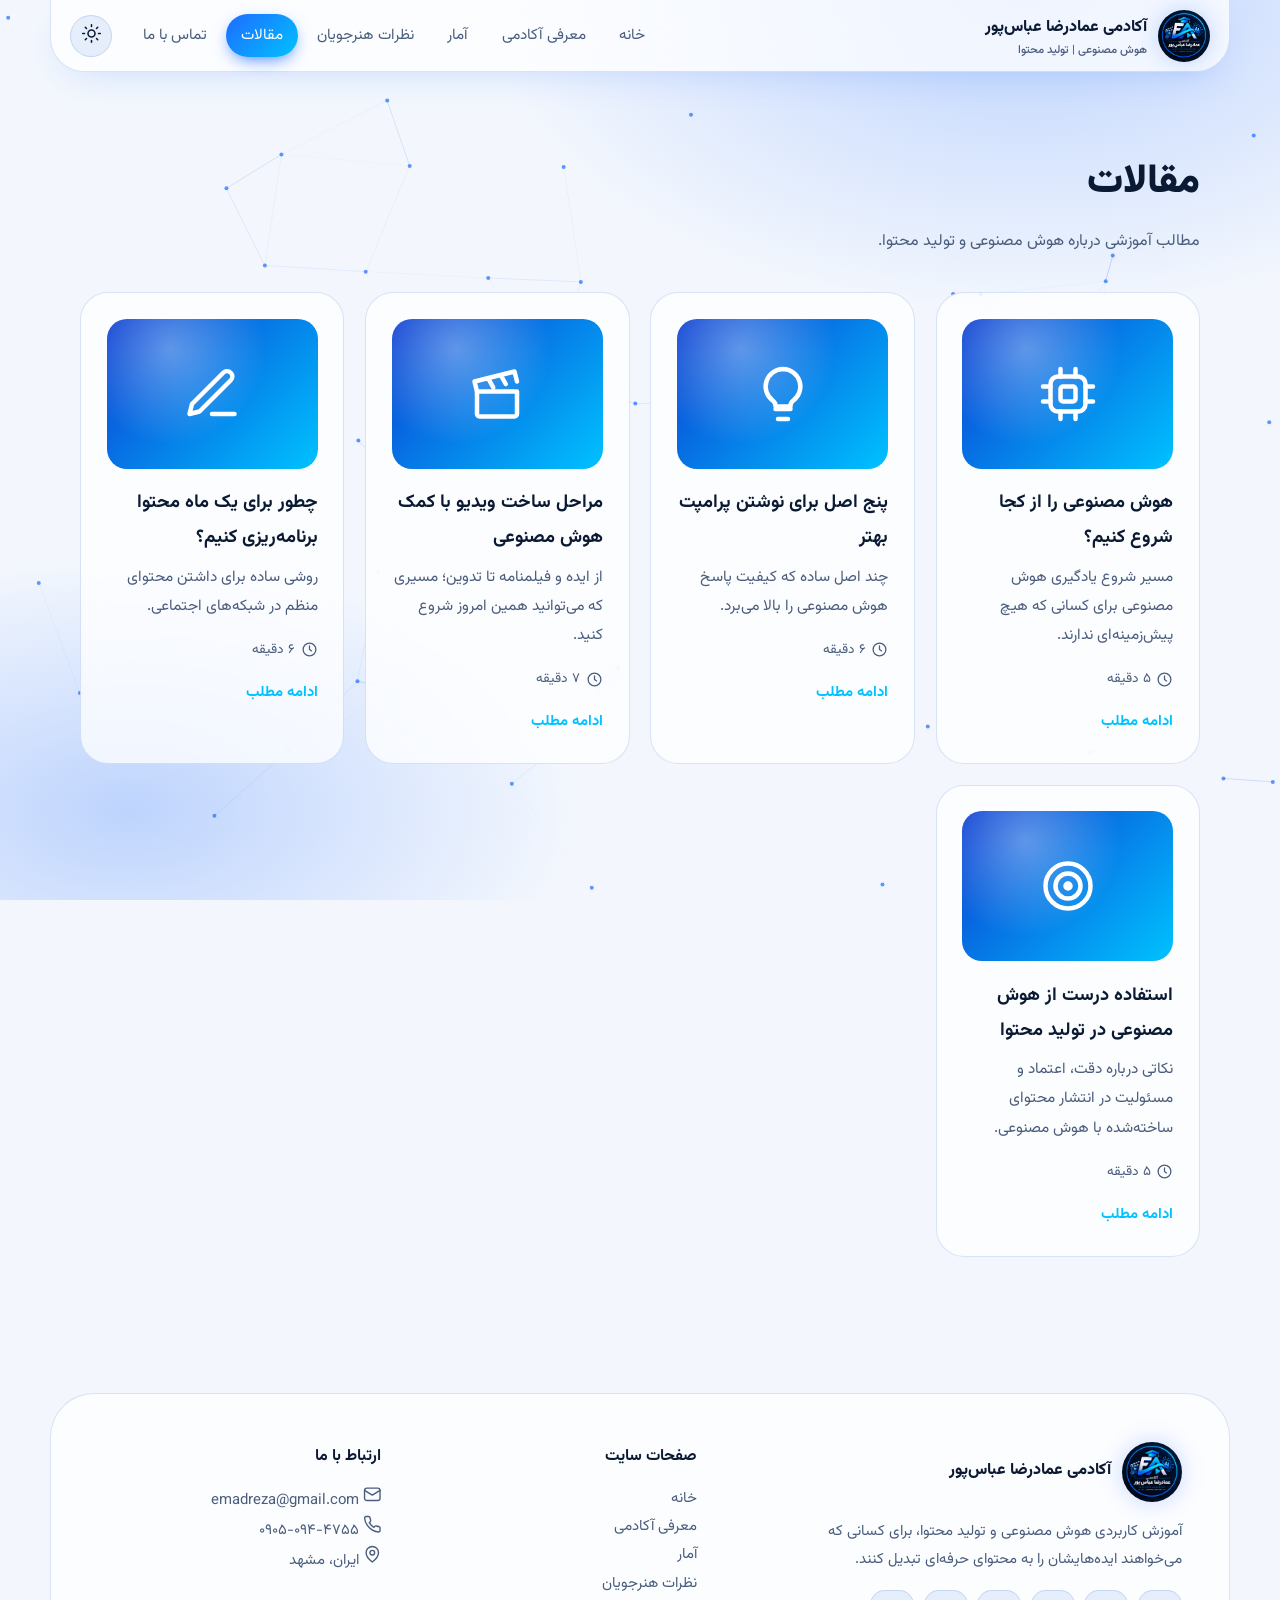
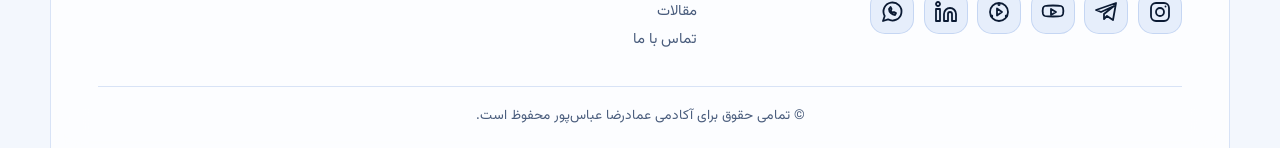
<file: articles.html>
<!DOCTYPE html>
<html lang="fa" dir="rtl"><head><meta charset="utf-8"><meta name="viewport" content="width=device-width,initial-scale=1">
<title>مقالات | آکادمی عمادرضا عباس‌پور</title>
<meta name="description" content="آکادمی عمادرضا عباس‌پور؛ آموزش هوش مصنوعی و تولید محتوا">
<link rel="icon" href="assets/logo.png"><link rel="preconnect" href="https://fonts.googleapis.com"><link rel="preconnect" href="https://fonts.gstatic.com" crossorigin>
<link href="https://fonts.googleapis.com/css2?family=Vazirmatn:wght@400;500;700;800;900&display=swap" rel="stylesheet">
<link rel="stylesheet" href="assets/style.css"></head><body><svg width="0" height="0" style="position:absolute" aria-hidden="true"><symbol id="i-cpu" viewBox="0 0 24 24"><rect x="5" y="5" width="14" height="14" rx="3"/><rect x="9" y="9" width="6" height="6" rx="1"/><path d="M9 2v3M15 2v3M9 19v3M15 19v3M2 9h3M2 15h3M19 9h3M19 15h3"/></symbol><symbol id="i-clap" viewBox="0 0 24 24"><path d="M4 11h16v9a1 1 0 0 1-1 1H5a1 1 0 0 1-1-1z"/><path d="m4 11-1-4 16-4 1 4M8.5 5.8l2 3.6M13.5 4.5l2 3.5"/></symbol><symbol id="i-cap" viewBox="0 0 24 24"><path d="M22 10 12 5 2 10l10 5z"/><path d="M6 12v5c3 2.5 9 2.5 12 0v-5M22 10v6"/></symbol><symbol id="i-pen" viewBox="0 0 24 24"><path d="M12 20h9"/><path d="M16.5 3.5a2.1 2.1 0 0 1 3 3L7 19l-4 1 1-4z"/></symbol><symbol id="i-users" viewBox="0 0 24 24"><circle cx="9" cy="8" r="4"/><path d="M2 21v-1a6 6 0 0 1 6-6h2a6 6 0 0 1 6 6v1"/><path d="M16 4a4 4 0 0 1 0 8M22 21v-1a6 6 0 0 0-4-5.6"/></symbol><symbol id="i-book" viewBox="0 0 24 24"><path d="M4 4.5A2.5 2.5 0 0 1 6.5 2H20v17H6.5A2.5 2.5 0 0 0 4 21.5z"/><path d="M4 21.5A2.5 2.5 0 0 0 6.5 24H20M9 7h6"/></symbol><symbol id="i-heart" viewBox="0 0 24 24"><path d="M20.8 5.6a5.5 5.5 0 0 0-7.8 0L12 6.7l-1-1.1a5.5 5.5 0 0 0-7.8 7.8l1 1L12 22l7.8-7.6 1-1a5.5 5.5 0 0 0 0-7.8z"/></symbol><symbol id="i-star" viewBox="0 0 24 24"><path d="m12 2 3.1 6.3 6.9 1-5 4.9 1.2 6.8L12 17.8 5.8 21l1.2-6.8-5-4.9 6.9-1z"/></symbol><symbol id="i-mail" viewBox="0 0 24 24"><rect x="2" y="4" width="20" height="16" rx="3"/><path d="m2 7 10 6 10-6"/></symbol><symbol id="i-phone" viewBox="0 0 24 24"><path d="M22 16.9v3a2 2 0 0 1-2.2 2 19.8 19.8 0 0 1-8.6-3.1 19.5 19.5 0 0 1-6-6A19.8 19.8 0 0 1 2.1 4.2 2 2 0 0 1 4.1 2h3a2 2 0 0 1 2 1.7c.1 1 .4 1.9.7 2.8a2 2 0 0 1-.5 2.1L8.1 9.9a16 16 0 0 0 6 6l1.3-1.3a2 2 0 0 1 2.1-.4c.9.3 1.8.6 2.8.7a2 2 0 0 1 1.7 2z"/></symbol><symbol id="i-pin" viewBox="0 0 24 24"><path d="M20 10c0 6-8 12-8 12S4 16 4 10a8 8 0 0 1 16 0z"/><circle cx="12" cy="10" r="3"/></symbol><symbol id="i-send" viewBox="0 0 24 24"><path d="m22 2-11 11M22 2l-7 20-4-9-9-4z"/></symbol><symbol id="i-ig" viewBox="0 0 24 24"><rect x="3" y="3" width="18" height="18" rx="5"/><circle cx="12" cy="12" r="4"/><path d="M17.5 6.5h.01"/></symbol><symbol id="i-tg" viewBox="0 0 24 24"><path d="m22 3-3 17-6-4-3 3v-5L20 6 7 12 2 10z"/></symbol><symbol id="i-yt" viewBox="0 0 24 24"><path d="M22 8a3 3 0 0 0-2-2c-2-.5-8-.5-8-.5s-6 0-8 .5A3 3 0 0 0 2 8c-.5 2-.5 4 0 6a3 3 0 0 0 2 2c2 .5 8 .5 8 .5s6 0 8-.5a3 3 0 0 0 2-2c.5-2 .5-4 0-6z"/><path d="m10 9 5 3-5 3z"/></symbol><symbol id="i-in" viewBox="0 0 24 24"><path d="M16 8a6 6 0 0 1 6 6v7h-4v-7a2 2 0 0 0-4 0v7h-4v-7a6 6 0 0 1 6-6zM2 9h4v12H2z"/><circle cx="4" cy="4" r="2"/></symbol><symbol id="i-wa" viewBox="0 0 24 24"><path d="M3 21l1.7-5A9 9 0 1 1 8 19.3z"/><path d="M9 9c0 3 3 6 6 6l1-2-2-1-1 .7c-1-.4-1.8-1.200-2.200-2.200L11.500 9l-1-2z"/></symbol><symbol id="i-sun" viewBox="0 0 24 24"><circle cx="12" cy="12" r="4"/><path d="M12 2v2M12 20v2M4.9 4.9l1.4 1.4M17.700 17.700l1.400 1.400M2 12h2M20 12h2M4.900 19.100l1.400-1.400M17.700 6.300l1.400-1.400"/></symbol><symbol id="i-moon" viewBox="0 0 24 24"><path d="M21 12.800A9 9 0 1 1 11.200 3a7 7 0 0 0 9.800 9.800z"/></symbol><symbol id="i-menu" viewBox="0 0 24 24"><path d="M4 6h16M4 12h16M4 18h16"/></symbol><symbol id="i-spark" viewBox="0 0 24 24"><path d="M12 3l1.900 5.100L19 10l-5.100 1.900L12 17l-1.900-5.100L5 10l5.100-1.900zM19 16l.8 2.200L22 19l-2.200.8L19 22l-.8-2.200L16 19l2.200-.8z"/></symbol><symbol id="i-clock" viewBox="0 0 24 24"><circle cx="12" cy="12" r="9"/><path d="M12 7v5l3 2"/></symbol><symbol id="i-cal" viewBox="0 0 24 24"><rect x="3" y="4" width="18" height="18" rx="3"/><path d="M16 2v4M8 2v4M3 10h18"/></symbol><symbol id="i-smile" viewBox="0 0 24 24"><circle cx="12" cy="12" r="9"/><path d="M8 14s1.500 2 4 2 4-2 4-2M9 9h.01M15 9h.01"/></symbol><symbol id="i-trend" viewBox="0 0 24 24"><path d="m22 7-8.500 8.500-5-5L2 17"/><path d="M16 7h6v6"/></symbol><symbol id="i-target" viewBox="0 0 24 24"><circle cx="12" cy="12" r="9"/><circle cx="12" cy="12" r="5"/><circle cx="12" cy="12" r="1"/></symbol><symbol id="i-cam" viewBox="0 0 24 24"><path d="M23 19a2 2 0 0 1-2 2H3a2 2 0 0 1-2-2V8a2 2 0 0 1 2-2h4l2-3h6l2 3h4a2 2 0 0 1 2 2z"/><circle cx="12" cy="13" r="4"/></symbol><symbol id="i-bulb" viewBox="0 0 24 24"><path d="M9 18h6M10 22h4M12 2a7 7 0 0 0-4 12.700c.6.500 1 1.200 1 2V17h6v-.3c0-.8.400-1.500 1-2A7 7 0 0 0 12 2z"/></symbol><symbol id="i-ap" viewBox="0 0 24 24"><circle cx="12" cy="12" r="9"/><path d="m10 8.500 5 3.500-5 3.500z"/><circle cx="12" cy="4.500" r=".6"/><circle cx="4.700" cy="16" r=".6"/><circle cx="19.300" cy="16" r=".6"/></symbol></svg><canvas id="net"></canvas>
<header><div class="hd"><a class="brand" href="index.html"><img src="assets/logo.png" alt="لوگوی آکادمی"><span>آکادمی عمادرضا عباس‌پور<small>هوش مصنوعی | تولید محتوا</small></span></a>
<nav id="nav" aria-label="منوی اصلی"><a href="index.html">خانه</a><a href="about.html">معرفی آکادمی</a><a href="stats.html">آمار</a><a href="testimonials.html">نظرات هنرجویان</a><a href="articles.html" aria-current="page">مقالات</a><a href="contact.html">تماس با ما</a></nav>
<button class="btn-i" id="theme" aria-label="تغییر حالت روشن/تاریک"><span class="sun"><svg class="ic " aria-hidden="true"><use href="#i-sun"/></svg></span><span class="moon"><svg class="ic " aria-hidden="true"><use href="#i-moon"/></svg></span></button>
<button class="btn-i" id="menu" aria-label="منو" aria-expanded="false"><svg class="ic " aria-hidden="true"><use href="#i-menu"/></svg></button></div></header>
<main><div class="wrap pg"><h2>مقالات</h2><p class="sub">مطالب آموزشی درباره هوش مصنوعی و تولید محتوا.</p><div class="grid"><a class="card art rv" href="article-ai-beginner.html"><div class="thumb"><svg class="ic" aria-hidden="true"><use href="#i-cpu"/></svg></div><h3>هوش مصنوعی را از کجا شروع کنیم؟</h3><p>مسیر شروع یادگیری هوش مصنوعی برای کسانی که هیچ پیش‌زمینه‌ای ندارند.</p><div class="meta"><span><svg class="ic" aria-hidden="true"><use href="#i-clock"/></svg> ۵ دقیقه</span></div><span class="more">ادامه مطلب</span></a><a class="card art rv" href="article-prompt.html"><div class="thumb"><svg class="ic" aria-hidden="true"><use href="#i-bulb"/></svg></div><h3>پنج اصل برای نوشتن پرامپت بهتر</h3><p>چند اصل ساده که کیفیت پاسخ هوش مصنوعی را بالا می‌برد.</p><div class="meta"><span><svg class="ic" aria-hidden="true"><use href="#i-clock"/></svg> ۶ دقیقه</span></div><span class="more">ادامه مطلب</span></a><a class="card art rv" href="article-ai-video.html"><div class="thumb"><svg class="ic" aria-hidden="true"><use href="#i-clap"/></svg></div><h3>مراحل ساخت ویدیو با کمک هوش مصنوعی</h3><p>از ایده و فیلمنامه تا تدوین؛ مسیری که می‌توانید همین امروز شروع کنید.</p><div class="meta"><span><svg class="ic" aria-hidden="true"><use href="#i-clock"/></svg> ۷ دقیقه</span></div><span class="more">ادامه مطلب</span></a><a class="card art rv" href="article-content-plan.html"><div class="thumb"><svg class="ic" aria-hidden="true"><use href="#i-pen"/></svg></div><h3>چطور برای یک ماه محتوا برنامه‌ریزی کنیم؟</h3><p>روشی ساده برای داشتن محتوای منظم در شبکه‌های اجتماعی.</p><div class="meta"><span><svg class="ic" aria-hidden="true"><use href="#i-clock"/></svg> ۶ دقیقه</span></div><span class="more">ادامه مطلب</span></a><a class="card art rv" href="article-ai-ethics.html"><div class="thumb"><svg class="ic" aria-hidden="true"><use href="#i-target"/></svg></div><h3>استفاده درست از هوش مصنوعی در تولید محتوا</h3><p>نکاتی درباره دقت، اعتماد و مسئولیت در انتشار محتوای ساخته‌شده با هوش مصنوعی.</p><div class="meta"><span><svg class="ic" aria-hidden="true"><use href="#i-clock"/></svg> ۵ دقیقه</span></div><span class="more">ادامه مطلب</span></a></div></div></main>
<footer><div class="wrap"><div class="fg"><div><a class="brand" href="index.html"><img src="assets/logo.png" alt="" style="width:60px;height:60px"><span>آکادمی عمادرضا عباس‌پور</span></a><p style="margin-top:1rem;max-width:380px">آموزش کاربردی هوش مصنوعی و تولید محتوا، برای کسانی که می‌خواهند ایده‌هایشان را به محتوای حرفه‌ای تبدیل کنند.</p><div class="soc"><a href="https://instagram.com/abbaspouracademy_ir" aria-label="اینستاگرام" target="_blank" rel="noopener"><svg class="ic " aria-hidden="true"><use href="#i-ig"/></svg></a><a href="https://t.me/abbaspouracademy_ir" aria-label="تلگرام" target="_blank" rel="noopener"><svg class="ic " aria-hidden="true"><use href="#i-tg"/></svg></a><a href="https://youtube.com/@abbaspouracademy_ir" aria-label="یوتیوب" target="_blank" rel="noopener"><svg class="ic " aria-hidden="true"><use href="#i-yt"/></svg></a><a href="https://www.aparat.com/Codera" aria-label="آپارات" target="_blank" rel="noopener"><svg class="ic " aria-hidden="true"><use href="#i-ap"/></svg></a><a href="https://linkedin.com/in/abbaspouracademy_ir" aria-label="لینکدین" target="_blank" rel="noopener"><svg class="ic " aria-hidden="true"><use href="#i-in"/></svg></a><a href="https://wa.me/989050944755" aria-label="واتساپ" target="_blank" rel="noopener"><svg class="ic " aria-hidden="true"><use href="#i-wa"/></svg></a></div></div>
<div><h4>صفحات سایت</h4><ul><li><a href="index.html">خانه</a></li><li><a href="about.html">معرفی آکادمی</a></li><li><a href="stats.html">آمار</a></li><li><a href="testimonials.html">نظرات هنرجویان</a></li><li><a href="articles.html">مقالات</a></li><li><a href="contact.html">تماس با ما</a></li></ul></div>
<div><h4>ارتباط با ما</h4><ul><li><svg class="ic " aria-hidden="true"><use href="#i-mail"/></svg> <a href="mailto:emadreza@gmail.com" dir="ltr">emadreza@gmail.com</a></li><li><svg class="ic " aria-hidden="true"><use href="#i-phone"/></svg> <a href="tel:09050944755" dir="ltr">۰۹۰۵-۰۹۴-۴۷۵۵</a></li><li><svg class="ic " aria-hidden="true"><use href="#i-pin"/></svg> ایران، مشهد</li></ul></div></div>
<p class="cp">© تمامی حقوق برای آکادمی عمادرضا عباس‌پور محفوظ است.</p></div></footer>
<script src="assets/app.js"></script></body></html>
</file>
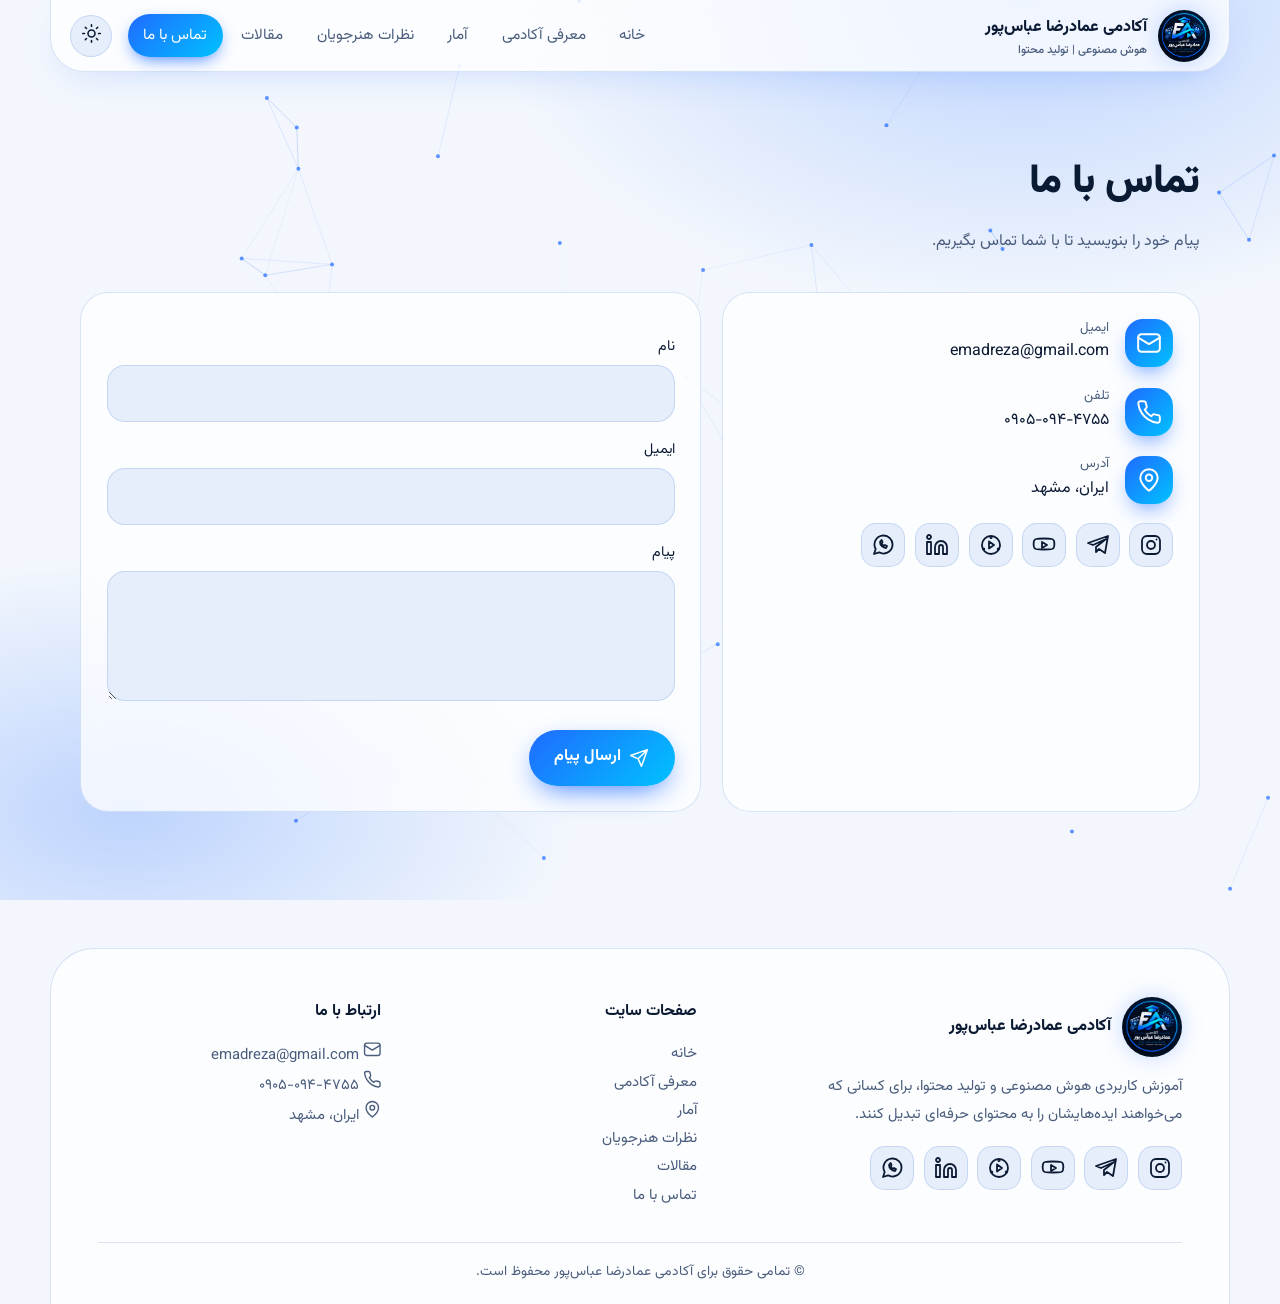
<file: contact.html>
<!DOCTYPE html>
<html lang="fa" dir="rtl"><head><meta charset="utf-8"><meta name="viewport" content="width=device-width,initial-scale=1">
<title>تماس با ما | آکادمی عمادرضا عباس‌پور</title>
<meta name="description" content="آکادمی عمادرضا عباس‌پور؛ آموزش هوش مصنوعی و تولید محتوا">
<link rel="icon" href="assets/logo.png"><link rel="preconnect" href="https://fonts.googleapis.com"><link rel="preconnect" href="https://fonts.gstatic.com" crossorigin>
<link href="https://fonts.googleapis.com/css2?family=Vazirmatn:wght@400;500;700;800;900&display=swap" rel="stylesheet">
<link rel="stylesheet" href="assets/style.css"></head><body><svg width="0" height="0" style="position:absolute" aria-hidden="true"><symbol id="i-cpu" viewBox="0 0 24 24"><rect x="5" y="5" width="14" height="14" rx="3"/><rect x="9" y="9" width="6" height="6" rx="1"/><path d="M9 2v3M15 2v3M9 19v3M15 19v3M2 9h3M2 15h3M19 9h3M19 15h3"/></symbol><symbol id="i-clap" viewBox="0 0 24 24"><path d="M4 11h16v9a1 1 0 0 1-1 1H5a1 1 0 0 1-1-1z"/><path d="m4 11-1-4 16-4 1 4M8.5 5.8l2 3.6M13.5 4.5l2 3.5"/></symbol><symbol id="i-cap" viewBox="0 0 24 24"><path d="M22 10 12 5 2 10l10 5z"/><path d="M6 12v5c3 2.5 9 2.5 12 0v-5M22 10v6"/></symbol><symbol id="i-pen" viewBox="0 0 24 24"><path d="M12 20h9"/><path d="M16.5 3.5a2.1 2.1 0 0 1 3 3L7 19l-4 1 1-4z"/></symbol><symbol id="i-users" viewBox="0 0 24 24"><circle cx="9" cy="8" r="4"/><path d="M2 21v-1a6 6 0 0 1 6-6h2a6 6 0 0 1 6 6v1"/><path d="M16 4a4 4 0 0 1 0 8M22 21v-1a6 6 0 0 0-4-5.6"/></symbol><symbol id="i-book" viewBox="0 0 24 24"><path d="M4 4.5A2.5 2.5 0 0 1 6.5 2H20v17H6.5A2.5 2.5 0 0 0 4 21.5z"/><path d="M4 21.5A2.5 2.5 0 0 0 6.5 24H20M9 7h6"/></symbol><symbol id="i-heart" viewBox="0 0 24 24"><path d="M20.8 5.6a5.5 5.5 0 0 0-7.8 0L12 6.7l-1-1.1a5.5 5.5 0 0 0-7.8 7.8l1 1L12 22l7.8-7.6 1-1a5.5 5.5 0 0 0 0-7.8z"/></symbol><symbol id="i-star" viewBox="0 0 24 24"><path d="m12 2 3.1 6.3 6.9 1-5 4.9 1.2 6.8L12 17.8 5.8 21l1.2-6.8-5-4.9 6.9-1z"/></symbol><symbol id="i-mail" viewBox="0 0 24 24"><rect x="2" y="4" width="20" height="16" rx="3"/><path d="m2 7 10 6 10-6"/></symbol><symbol id="i-phone" viewBox="0 0 24 24"><path d="M22 16.9v3a2 2 0 0 1-2.2 2 19.8 19.8 0 0 1-8.6-3.1 19.5 19.5 0 0 1-6-6A19.8 19.8 0 0 1 2.1 4.2 2 2 0 0 1 4.1 2h3a2 2 0 0 1 2 1.7c.1 1 .4 1.9.7 2.8a2 2 0 0 1-.5 2.1L8.1 9.9a16 16 0 0 0 6 6l1.3-1.3a2 2 0 0 1 2.1-.4c.9.3 1.8.6 2.8.7a2 2 0 0 1 1.7 2z"/></symbol><symbol id="i-pin" viewBox="0 0 24 24"><path d="M20 10c0 6-8 12-8 12S4 16 4 10a8 8 0 0 1 16 0z"/><circle cx="12" cy="10" r="3"/></symbol><symbol id="i-send" viewBox="0 0 24 24"><path d="m22 2-11 11M22 2l-7 20-4-9-9-4z"/></symbol><symbol id="i-ig" viewBox="0 0 24 24"><rect x="3" y="3" width="18" height="18" rx="5"/><circle cx="12" cy="12" r="4"/><path d="M17.5 6.5h.01"/></symbol><symbol id="i-tg" viewBox="0 0 24 24"><path d="m22 3-3 17-6-4-3 3v-5L20 6 7 12 2 10z"/></symbol><symbol id="i-yt" viewBox="0 0 24 24"><path d="M22 8a3 3 0 0 0-2-2c-2-.5-8-.5-8-.5s-6 0-8 .5A3 3 0 0 0 2 8c-.5 2-.5 4 0 6a3 3 0 0 0 2 2c2 .5 8 .5 8 .5s6 0 8-.5a3 3 0 0 0 2-2c.5-2 .5-4 0-6z"/><path d="m10 9 5 3-5 3z"/></symbol><symbol id="i-in" viewBox="0 0 24 24"><path d="M16 8a6 6 0 0 1 6 6v7h-4v-7a2 2 0 0 0-4 0v7h-4v-7a6 6 0 0 1 6-6zM2 9h4v12H2z"/><circle cx="4" cy="4" r="2"/></symbol><symbol id="i-wa" viewBox="0 0 24 24"><path d="M3 21l1.7-5A9 9 0 1 1 8 19.3z"/><path d="M9 9c0 3 3 6 6 6l1-2-2-1-1 .7c-1-.4-1.8-1.200-2.200-2.200L11.500 9l-1-2z"/></symbol><symbol id="i-sun" viewBox="0 0 24 24"><circle cx="12" cy="12" r="4"/><path d="M12 2v2M12 20v2M4.9 4.9l1.4 1.4M17.700 17.700l1.400 1.400M2 12h2M20 12h2M4.900 19.100l1.400-1.400M17.700 6.300l1.400-1.400"/></symbol><symbol id="i-moon" viewBox="0 0 24 24"><path d="M21 12.800A9 9 0 1 1 11.200 3a7 7 0 0 0 9.800 9.800z"/></symbol><symbol id="i-menu" viewBox="0 0 24 24"><path d="M4 6h16M4 12h16M4 18h16"/></symbol><symbol id="i-spark" viewBox="0 0 24 24"><path d="M12 3l1.900 5.100L19 10l-5.100 1.900L12 17l-1.900-5.100L5 10l5.100-1.900zM19 16l.8 2.200L22 19l-2.200.8L19 22l-.8-2.200L16 19l2.200-.8z"/></symbol><symbol id="i-clock" viewBox="0 0 24 24"><circle cx="12" cy="12" r="9"/><path d="M12 7v5l3 2"/></symbol><symbol id="i-cal" viewBox="0 0 24 24"><rect x="3" y="4" width="18" height="18" rx="3"/><path d="M16 2v4M8 2v4M3 10h18"/></symbol><symbol id="i-smile" viewBox="0 0 24 24"><circle cx="12" cy="12" r="9"/><path d="M8 14s1.500 2 4 2 4-2 4-2M9 9h.01M15 9h.01"/></symbol><symbol id="i-trend" viewBox="0 0 24 24"><path d="m22 7-8.500 8.500-5-5L2 17"/><path d="M16 7h6v6"/></symbol><symbol id="i-target" viewBox="0 0 24 24"><circle cx="12" cy="12" r="9"/><circle cx="12" cy="12" r="5"/><circle cx="12" cy="12" r="1"/></symbol><symbol id="i-cam" viewBox="0 0 24 24"><path d="M23 19a2 2 0 0 1-2 2H3a2 2 0 0 1-2-2V8a2 2 0 0 1 2-2h4l2-3h6l2 3h4a2 2 0 0 1 2 2z"/><circle cx="12" cy="13" r="4"/></symbol><symbol id="i-bulb" viewBox="0 0 24 24"><path d="M9 18h6M10 22h4M12 2a7 7 0 0 0-4 12.700c.6.500 1 1.200 1 2V17h6v-.3c0-.8.400-1.500 1-2A7 7 0 0 0 12 2z"/></symbol><symbol id="i-ap" viewBox="0 0 24 24"><circle cx="12" cy="12" r="9"/><path d="m10 8.500 5 3.500-5 3.500z"/><circle cx="12" cy="4.500" r=".6"/><circle cx="4.700" cy="16" r=".6"/><circle cx="19.300" cy="16" r=".6"/></symbol></svg><canvas id="net"></canvas>
<header><div class="hd"><a class="brand" href="index.html"><img src="assets/logo.png" alt="لوگوی آکادمی"><span>آکادمی عمادرضا عباس‌پور<small>هوش مصنوعی | تولید محتوا</small></span></a>
<nav id="nav" aria-label="منوی اصلی"><a href="index.html">خانه</a><a href="about.html">معرفی آکادمی</a><a href="stats.html">آمار</a><a href="testimonials.html">نظرات هنرجویان</a><a href="articles.html">مقالات</a><a href="contact.html" aria-current="page">تماس با ما</a></nav>
<button class="btn-i" id="theme" aria-label="تغییر حالت روشن/تاریک"><span class="sun"><svg class="ic " aria-hidden="true"><use href="#i-sun"/></svg></span><span class="moon"><svg class="ic " aria-hidden="true"><use href="#i-moon"/></svg></span></button>
<button class="btn-i" id="menu" aria-label="منو" aria-expanded="false"><svg class="ic " aria-hidden="true"><use href="#i-menu"/></svg></button></div></header>
<main><div class="wrap pg"><h2>تماس با ما</h2><p class="sub">پیام خود را بنویسید تا با شما تماس بگیریم.</p><div class="cg"><div class="card rv"><div class="ci"><div class="ib"><svg class="ic " aria-hidden="true"><use href="#i-mail"/></svg></div><div><small>ایمیل</small><a href="mailto:emadreza@gmail.com" dir="ltr">emadreza@gmail.com</a></div></div><div class="ci"><div class="ib"><svg class="ic " aria-hidden="true"><use href="#i-phone"/></svg></div><div><small>تلفن</small><a href="tel:09050944755" dir="ltr">۰۹۰۵-۰۹۴-۴۷۵۵</a></div></div><div class="ci"><div class="ib"><svg class="ic " aria-hidden="true"><use href="#i-pin"/></svg></div><div><small>آدرس</small>ایران، مشهد</div></div><div class="soc"><a href="https://instagram.com/abbaspouracademy_ir" aria-label="اینستاگرام" target="_blank" rel="noopener"><svg class="ic " aria-hidden="true"><use href="#i-ig"/></svg></a><a href="https://t.me/abbaspouracademy_ir" aria-label="تلگرام" target="_blank" rel="noopener"><svg class="ic " aria-hidden="true"><use href="#i-tg"/></svg></a><a href="https://youtube.com/@abbaspouracademy_ir" aria-label="یوتیوب" target="_blank" rel="noopener"><svg class="ic " aria-hidden="true"><use href="#i-yt"/></svg></a><a href="https://www.aparat.com/Codera" aria-label="آپارات" target="_blank" rel="noopener"><svg class="ic " aria-hidden="true"><use href="#i-ap"/></svg></a><a href="https://linkedin.com/in/abbaspouracademy_ir" aria-label="لینکدین" target="_blank" rel="noopener"><svg class="ic " aria-hidden="true"><use href="#i-in"/></svg></a><a href="https://wa.me/989050944755" aria-label="واتساپ" target="_blank" rel="noopener"><svg class="ic " aria-hidden="true"><use href="#i-wa"/></svg></a></div></div>
<form class="card rv" id="cf"><label for="n">نام</label><input id="n" required><label for="e">ایمیل</label><input id="e" type="email" required><label for="m">پیام</label><textarea id="m" required></textarea><br><button class="btn p" type="submit" style="margin-top:1rem"><svg class="ic " aria-hidden="true"><use href="#i-send"/></svg> ارسال پیام</button><div id="ok" role="status">پیام شما ثبت شد.</div></form></div></div></main>
<footer><div class="wrap"><div class="fg"><div><a class="brand" href="index.html"><img src="assets/logo.png" alt="" style="width:60px;height:60px"><span>آکادمی عمادرضا عباس‌پور</span></a><p style="margin-top:1rem;max-width:380px">آموزش کاربردی هوش مصنوعی و تولید محتوا، برای کسانی که می‌خواهند ایده‌هایشان را به محتوای حرفه‌ای تبدیل کنند.</p><div class="soc"><a href="https://instagram.com/abbaspouracademy_ir" aria-label="اینستاگرام" target="_blank" rel="noopener"><svg class="ic " aria-hidden="true"><use href="#i-ig"/></svg></a><a href="https://t.me/abbaspouracademy_ir" aria-label="تلگرام" target="_blank" rel="noopener"><svg class="ic " aria-hidden="true"><use href="#i-tg"/></svg></a><a href="https://youtube.com/@abbaspouracademy_ir" aria-label="یوتیوب" target="_blank" rel="noopener"><svg class="ic " aria-hidden="true"><use href="#i-yt"/></svg></a><a href="https://www.aparat.com/Codera" aria-label="آپارات" target="_blank" rel="noopener"><svg class="ic " aria-hidden="true"><use href="#i-ap"/></svg></a><a href="https://linkedin.com/in/abbaspouracademy_ir" aria-label="لینکدین" target="_blank" rel="noopener"><svg class="ic " aria-hidden="true"><use href="#i-in"/></svg></a><a href="https://wa.me/989050944755" aria-label="واتساپ" target="_blank" rel="noopener"><svg class="ic " aria-hidden="true"><use href="#i-wa"/></svg></a></div></div>
<div><h4>صفحات سایت</h4><ul><li><a href="index.html">خانه</a></li><li><a href="about.html">معرفی آکادمی</a></li><li><a href="stats.html">آمار</a></li><li><a href="testimonials.html">نظرات هنرجویان</a></li><li><a href="articles.html">مقالات</a></li><li><a href="contact.html">تماس با ما</a></li></ul></div>
<div><h4>ارتباط با ما</h4><ul><li><svg class="ic " aria-hidden="true"><use href="#i-mail"/></svg> <a href="mailto:emadreza@gmail.com" dir="ltr">emadreza@gmail.com</a></li><li><svg class="ic " aria-hidden="true"><use href="#i-phone"/></svg> <a href="tel:09050944755" dir="ltr">۰۹۰۵-۰۹۴-۴۷۵۵</a></li><li><svg class="ic " aria-hidden="true"><use href="#i-pin"/></svg> ایران، مشهد</li></ul></div></div>
<p class="cp">© تمامی حقوق برای آکادمی عمادرضا عباس‌پور محفوظ است.</p></div></footer>
<script src="assets/app.js"></script></body></html>
</file>
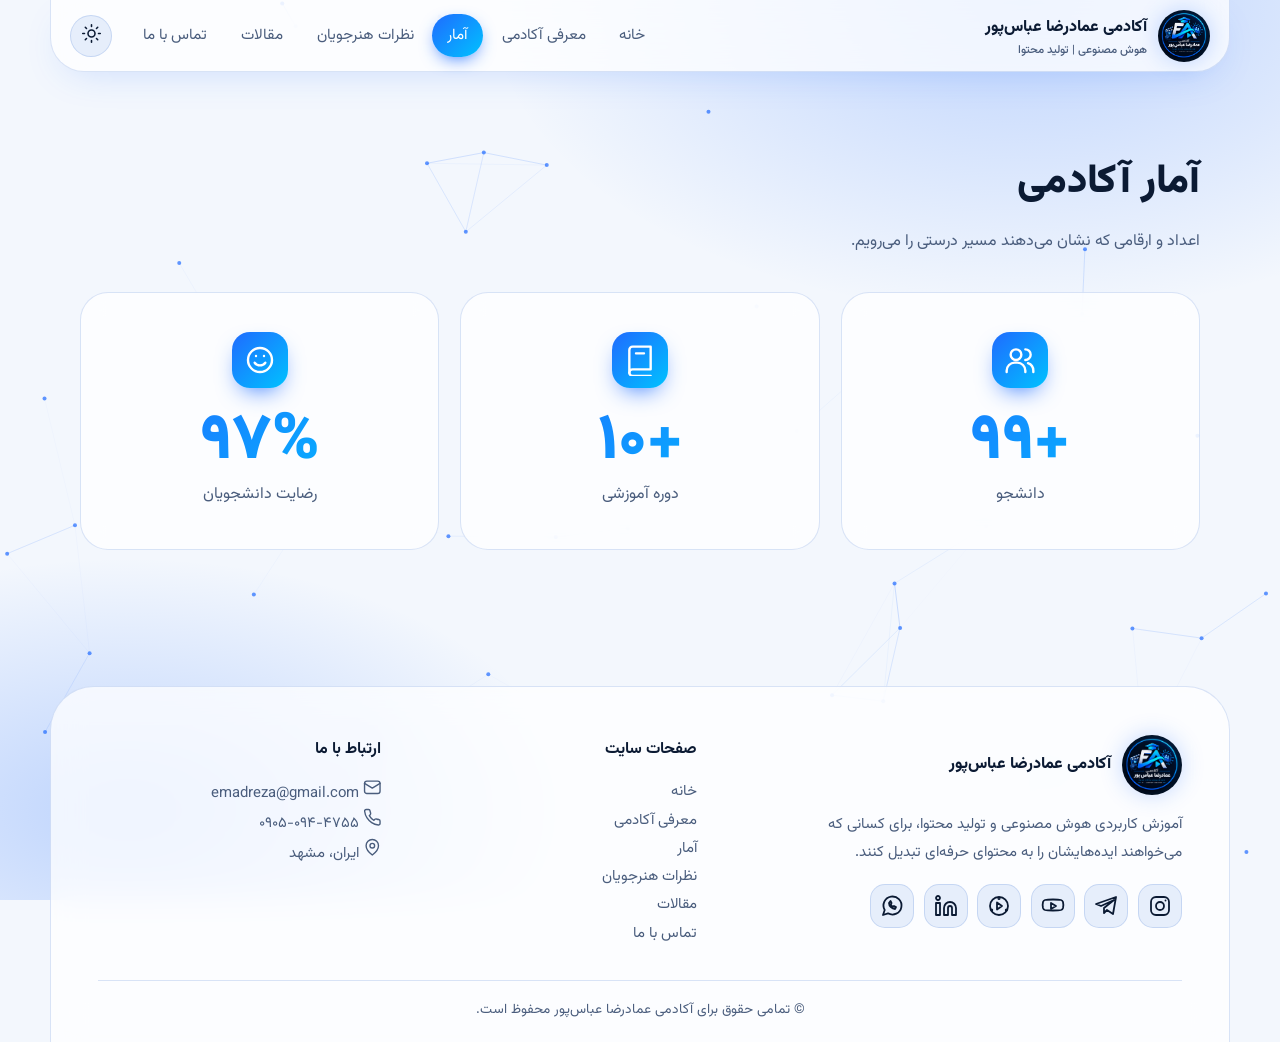
<file: stats.html>
<!DOCTYPE html>
<html lang="fa" dir="rtl"><head><meta charset="utf-8"><meta name="viewport" content="width=device-width,initial-scale=1">
<title>آمار | آکادمی عمادرضا عباس‌پور</title>
<meta name="description" content="آکادمی عمادرضا عباس‌پور؛ آموزش هوش مصنوعی و تولید محتوا">
<link rel="icon" href="assets/logo.png"><link rel="preconnect" href="https://fonts.googleapis.com"><link rel="preconnect" href="https://fonts.gstatic.com" crossorigin>
<link href="https://fonts.googleapis.com/css2?family=Vazirmatn:wght@400;500;700;800;900&display=swap" rel="stylesheet">
<link rel="stylesheet" href="assets/style.css"></head><body><svg width="0" height="0" style="position:absolute" aria-hidden="true"><symbol id="i-cpu" viewBox="0 0 24 24"><rect x="5" y="5" width="14" height="14" rx="3"/><rect x="9" y="9" width="6" height="6" rx="1"/><path d="M9 2v3M15 2v3M9 19v3M15 19v3M2 9h3M2 15h3M19 9h3M19 15h3"/></symbol><symbol id="i-clap" viewBox="0 0 24 24"><path d="M4 11h16v9a1 1 0 0 1-1 1H5a1 1 0 0 1-1-1z"/><path d="m4 11-1-4 16-4 1 4M8.5 5.8l2 3.6M13.5 4.5l2 3.5"/></symbol><symbol id="i-cap" viewBox="0 0 24 24"><path d="M22 10 12 5 2 10l10 5z"/><path d="M6 12v5c3 2.5 9 2.5 12 0v-5M22 10v6"/></symbol><symbol id="i-pen" viewBox="0 0 24 24"><path d="M12 20h9"/><path d="M16.5 3.5a2.1 2.1 0 0 1 3 3L7 19l-4 1 1-4z"/></symbol><symbol id="i-users" viewBox="0 0 24 24"><circle cx="9" cy="8" r="4"/><path d="M2 21v-1a6 6 0 0 1 6-6h2a6 6 0 0 1 6 6v1"/><path d="M16 4a4 4 0 0 1 0 8M22 21v-1a6 6 0 0 0-4-5.6"/></symbol><symbol id="i-book" viewBox="0 0 24 24"><path d="M4 4.5A2.5 2.5 0 0 1 6.5 2H20v17H6.5A2.5 2.5 0 0 0 4 21.5z"/><path d="M4 21.5A2.5 2.5 0 0 0 6.5 24H20M9 7h6"/></symbol><symbol id="i-heart" viewBox="0 0 24 24"><path d="M20.8 5.6a5.5 5.5 0 0 0-7.8 0L12 6.7l-1-1.1a5.5 5.5 0 0 0-7.8 7.8l1 1L12 22l7.8-7.6 1-1a5.5 5.5 0 0 0 0-7.8z"/></symbol><symbol id="i-star" viewBox="0 0 24 24"><path d="m12 2 3.1 6.3 6.9 1-5 4.9 1.2 6.8L12 17.8 5.8 21l1.2-6.8-5-4.9 6.9-1z"/></symbol><symbol id="i-mail" viewBox="0 0 24 24"><rect x="2" y="4" width="20" height="16" rx="3"/><path d="m2 7 10 6 10-6"/></symbol><symbol id="i-phone" viewBox="0 0 24 24"><path d="M22 16.9v3a2 2 0 0 1-2.2 2 19.8 19.8 0 0 1-8.6-3.1 19.5 19.5 0 0 1-6-6A19.8 19.8 0 0 1 2.1 4.2 2 2 0 0 1 4.1 2h3a2 2 0 0 1 2 1.7c.1 1 .4 1.9.7 2.8a2 2 0 0 1-.5 2.1L8.1 9.9a16 16 0 0 0 6 6l1.3-1.3a2 2 0 0 1 2.1-.4c.9.3 1.8.6 2.8.7a2 2 0 0 1 1.7 2z"/></symbol><symbol id="i-pin" viewBox="0 0 24 24"><path d="M20 10c0 6-8 12-8 12S4 16 4 10a8 8 0 0 1 16 0z"/><circle cx="12" cy="10" r="3"/></symbol><symbol id="i-send" viewBox="0 0 24 24"><path d="m22 2-11 11M22 2l-7 20-4-9-9-4z"/></symbol><symbol id="i-ig" viewBox="0 0 24 24"><rect x="3" y="3" width="18" height="18" rx="5"/><circle cx="12" cy="12" r="4"/><path d="M17.5 6.5h.01"/></symbol><symbol id="i-tg" viewBox="0 0 24 24"><path d="m22 3-3 17-6-4-3 3v-5L20 6 7 12 2 10z"/></symbol><symbol id="i-yt" viewBox="0 0 24 24"><path d="M22 8a3 3 0 0 0-2-2c-2-.5-8-.5-8-.5s-6 0-8 .5A3 3 0 0 0 2 8c-.5 2-.5 4 0 6a3 3 0 0 0 2 2c2 .5 8 .5 8 .5s6 0 8-.5a3 3 0 0 0 2-2c.5-2 .5-4 0-6z"/><path d="m10 9 5 3-5 3z"/></symbol><symbol id="i-in" viewBox="0 0 24 24"><path d="M16 8a6 6 0 0 1 6 6v7h-4v-7a2 2 0 0 0-4 0v7h-4v-7a6 6 0 0 1 6-6zM2 9h4v12H2z"/><circle cx="4" cy="4" r="2"/></symbol><symbol id="i-wa" viewBox="0 0 24 24"><path d="M3 21l1.7-5A9 9 0 1 1 8 19.3z"/><path d="M9 9c0 3 3 6 6 6l1-2-2-1-1 .7c-1-.4-1.8-1.200-2.200-2.200L11.500 9l-1-2z"/></symbol><symbol id="i-sun" viewBox="0 0 24 24"><circle cx="12" cy="12" r="4"/><path d="M12 2v2M12 20v2M4.9 4.9l1.4 1.4M17.700 17.700l1.400 1.400M2 12h2M20 12h2M4.900 19.100l1.400-1.400M17.700 6.300l1.400-1.400"/></symbol><symbol id="i-moon" viewBox="0 0 24 24"><path d="M21 12.800A9 9 0 1 1 11.200 3a7 7 0 0 0 9.800 9.800z"/></symbol><symbol id="i-menu" viewBox="0 0 24 24"><path d="M4 6h16M4 12h16M4 18h16"/></symbol><symbol id="i-spark" viewBox="0 0 24 24"><path d="M12 3l1.900 5.100L19 10l-5.100 1.900L12 17l-1.900-5.100L5 10l5.100-1.900zM19 16l.8 2.200L22 19l-2.200.8L19 22l-.8-2.200L16 19l2.200-.8z"/></symbol><symbol id="i-clock" viewBox="0 0 24 24"><circle cx="12" cy="12" r="9"/><path d="M12 7v5l3 2"/></symbol><symbol id="i-cal" viewBox="0 0 24 24"><rect x="3" y="4" width="18" height="18" rx="3"/><path d="M16 2v4M8 2v4M3 10h18"/></symbol><symbol id="i-smile" viewBox="0 0 24 24"><circle cx="12" cy="12" r="9"/><path d="M8 14s1.500 2 4 2 4-2 4-2M9 9h.01M15 9h.01"/></symbol><symbol id="i-trend" viewBox="0 0 24 24"><path d="m22 7-8.500 8.500-5-5L2 17"/><path d="M16 7h6v6"/></symbol><symbol id="i-target" viewBox="0 0 24 24"><circle cx="12" cy="12" r="9"/><circle cx="12" cy="12" r="5"/><circle cx="12" cy="12" r="1"/></symbol><symbol id="i-cam" viewBox="0 0 24 24"><path d="M23 19a2 2 0 0 1-2 2H3a2 2 0 0 1-2-2V8a2 2 0 0 1 2-2h4l2-3h6l2 3h4a2 2 0 0 1 2 2z"/><circle cx="12" cy="13" r="4"/></symbol><symbol id="i-bulb" viewBox="0 0 24 24"><path d="M9 18h6M10 22h4M12 2a7 7 0 0 0-4 12.700c.6.500 1 1.200 1 2V17h6v-.3c0-.8.400-1.500 1-2A7 7 0 0 0 12 2z"/></symbol><symbol id="i-ap" viewBox="0 0 24 24"><circle cx="12" cy="12" r="9"/><path d="m10 8.500 5 3.500-5 3.500z"/><circle cx="12" cy="4.500" r=".6"/><circle cx="4.700" cy="16" r=".6"/><circle cx="19.300" cy="16" r=".6"/></symbol></svg><canvas id="net"></canvas>
<header><div class="hd"><a class="brand" href="index.html"><img src="assets/logo.png" alt="لوگوی آکادمی"><span>آکادمی عمادرضا عباس‌پور<small>هوش مصنوعی | تولید محتوا</small></span></a>
<nav id="nav" aria-label="منوی اصلی"><a href="index.html">خانه</a><a href="about.html">معرفی آکادمی</a><a href="stats.html" aria-current="page">آمار</a><a href="testimonials.html">نظرات هنرجویان</a><a href="articles.html">مقالات</a><a href="contact.html">تماس با ما</a></nav>
<button class="btn-i" id="theme" aria-label="تغییر حالت روشن/تاریک"><span class="sun"><svg class="ic " aria-hidden="true"><use href="#i-sun"/></svg></span><span class="moon"><svg class="ic " aria-hidden="true"><use href="#i-moon"/></svg></span></button>
<button class="btn-i" id="menu" aria-label="منو" aria-expanded="false"><svg class="ic " aria-hidden="true"><use href="#i-menu"/></svg></button></div></header>
<main><div class="wrap pg"><h2>آمار آکادمی</h2><p class="sub">اعداد و ارقامی که نشان می‌دهند مسیر درستی را می‌رویم.</p><div class="grid"><div class="card stat rv"><div class="ib"><svg class="ic " aria-hidden="true"><use href="#i-users"/></svg></div><b data-n="100" data-p="+" data-s="">0</b><span>دانشجو</span></div><div class="card stat rv"><div class="ib"><svg class="ic " aria-hidden="true"><use href="#i-book"/></svg></div><b data-n="10" data-p="+" data-s="">0</b><span>دوره آموزشی</span></div><div class="card stat rv"><div class="ib"><svg class="ic " aria-hidden="true"><use href="#i-smile"/></svg></div><b data-n="98" data-p="" data-s="%">0</b><span>رضایت دانشجویان</span></div></div></div></main>
<footer><div class="wrap"><div class="fg"><div><a class="brand" href="index.html"><img src="assets/logo.png" alt="" style="width:60px;height:60px"><span>آکادمی عمادرضا عباس‌پور</span></a><p style="margin-top:1rem;max-width:380px">آموزش کاربردی هوش مصنوعی و تولید محتوا، برای کسانی که می‌خواهند ایده‌هایشان را به محتوای حرفه‌ای تبدیل کنند.</p><div class="soc"><a href="https://instagram.com/abbaspouracademy_ir" aria-label="اینستاگرام" target="_blank" rel="noopener"><svg class="ic " aria-hidden="true"><use href="#i-ig"/></svg></a><a href="https://t.me/abbaspouracademy_ir" aria-label="تلگرام" target="_blank" rel="noopener"><svg class="ic " aria-hidden="true"><use href="#i-tg"/></svg></a><a href="https://youtube.com/@abbaspouracademy_ir" aria-label="یوتیوب" target="_blank" rel="noopener"><svg class="ic " aria-hidden="true"><use href="#i-yt"/></svg></a><a href="https://www.aparat.com/Codera" aria-label="آپارات" target="_blank" rel="noopener"><svg class="ic " aria-hidden="true"><use href="#i-ap"/></svg></a><a href="https://linkedin.com/in/abbaspouracademy_ir" aria-label="لینکدین" target="_blank" rel="noopener"><svg class="ic " aria-hidden="true"><use href="#i-in"/></svg></a><a href="https://wa.me/989050944755" aria-label="واتساپ" target="_blank" rel="noopener"><svg class="ic " aria-hidden="true"><use href="#i-wa"/></svg></a></div></div>
<div><h4>صفحات سایت</h4><ul><li><a href="index.html">خانه</a></li><li><a href="about.html">معرفی آکادمی</a></li><li><a href="stats.html">آمار</a></li><li><a href="testimonials.html">نظرات هنرجویان</a></li><li><a href="articles.html">مقالات</a></li><li><a href="contact.html">تماس با ما</a></li></ul></div>
<div><h4>ارتباط با ما</h4><ul><li><svg class="ic " aria-hidden="true"><use href="#i-mail"/></svg> <a href="mailto:emadreza@gmail.com" dir="ltr">emadreza@gmail.com</a></li><li><svg class="ic " aria-hidden="true"><use href="#i-phone"/></svg> <a href="tel:09050944755" dir="ltr">۰۹۰۵-۰۹۴-۴۷۵۵</a></li><li><svg class="ic " aria-hidden="true"><use href="#i-pin"/></svg> ایران، مشهد</li></ul></div></div>
<p class="cp">© تمامی حقوق برای آکادمی عمادرضا عباس‌پور محفوظ است.</p></div></footer>
<script src="assets/app.js"></script></body></html>
</file>
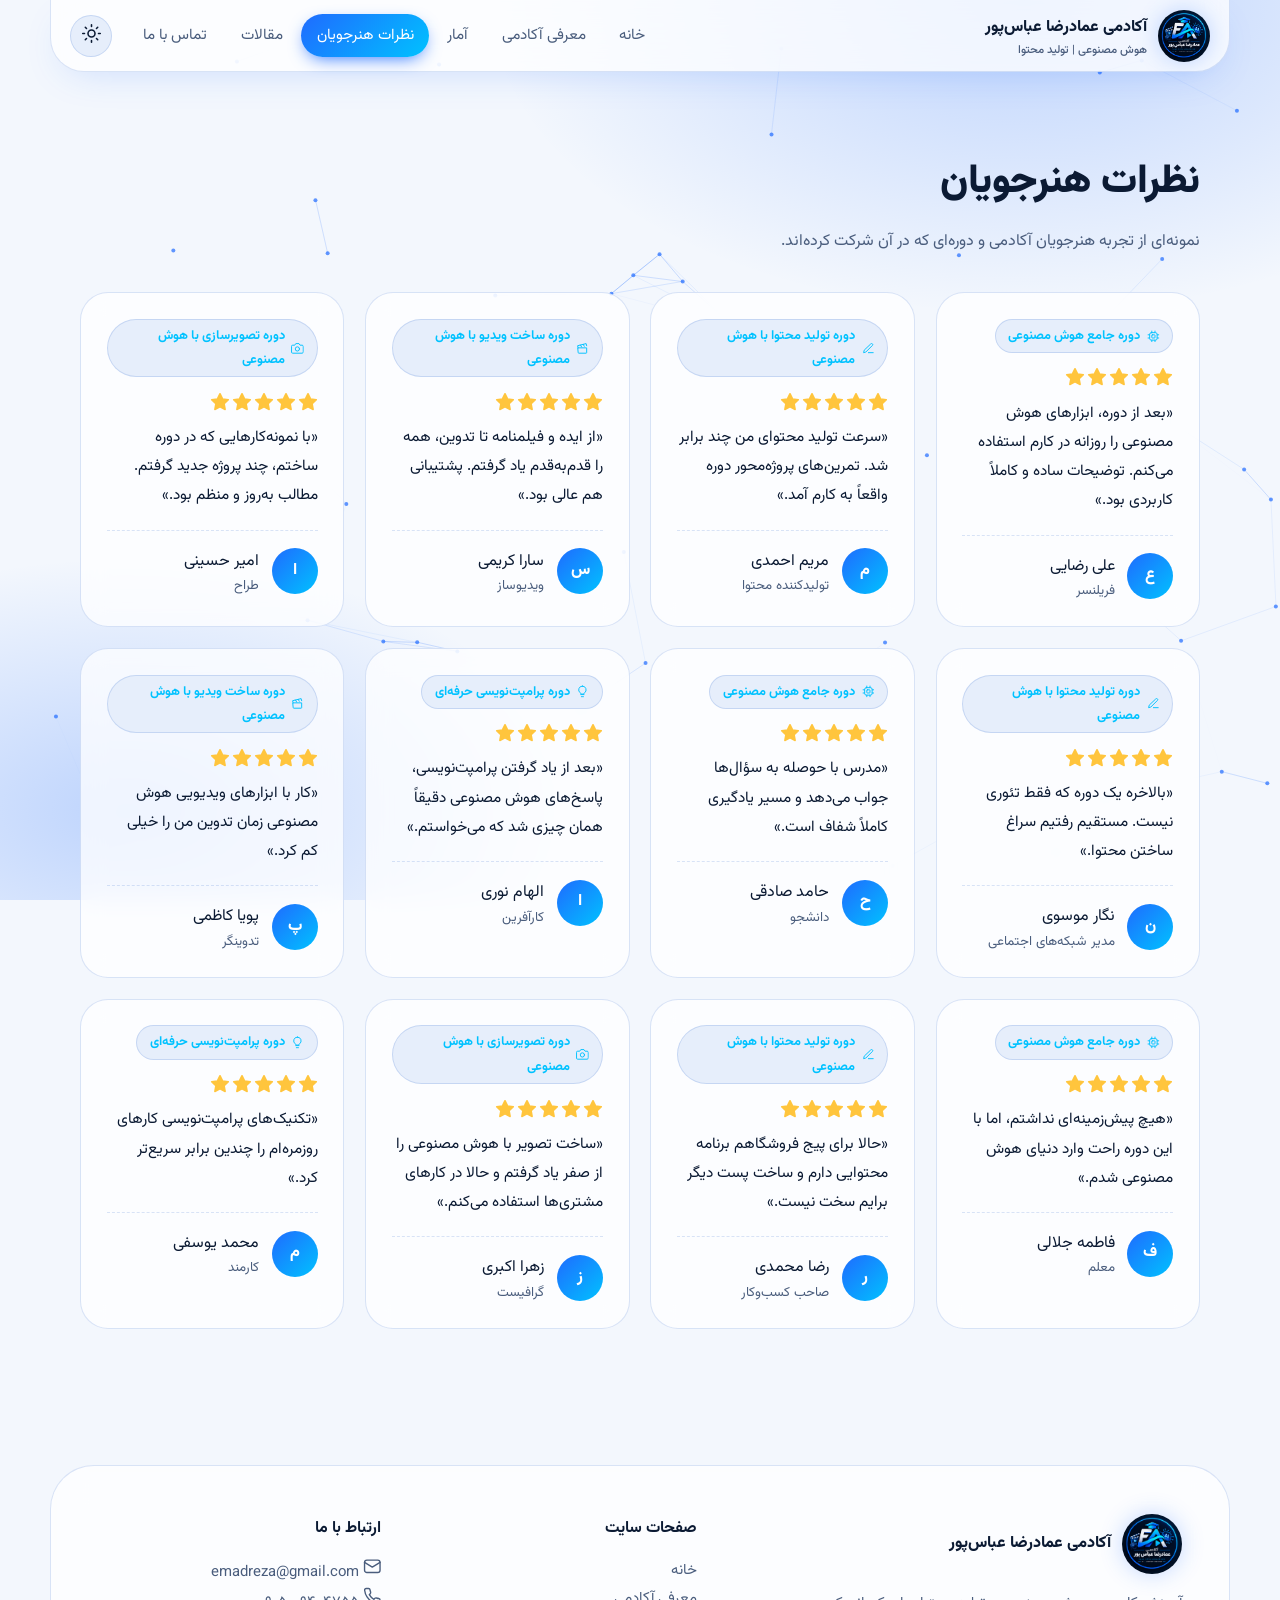
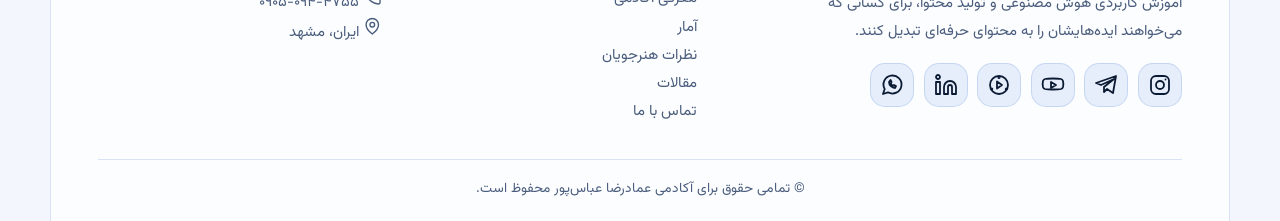
<file: testimonials.html>
<!DOCTYPE html>
<html lang="fa" dir="rtl"><head><meta charset="utf-8"><meta name="viewport" content="width=device-width,initial-scale=1">
<title>نظرات هنرجویان | آکادمی عمادرضا عباس‌پور</title>
<meta name="description" content="آکادمی عمادرضا عباس‌پور؛ آموزش هوش مصنوعی و تولید محتوا">
<link rel="icon" href="assets/logo.png"><link rel="preconnect" href="https://fonts.googleapis.com"><link rel="preconnect" href="https://fonts.gstatic.com" crossorigin>
<link href="https://fonts.googleapis.com/css2?family=Vazirmatn:wght@400;500;700;800;900&display=swap" rel="stylesheet">
<link rel="stylesheet" href="assets/style.css"></head><body><svg width="0" height="0" style="position:absolute" aria-hidden="true"><symbol id="i-cpu" viewBox="0 0 24 24"><rect x="5" y="5" width="14" height="14" rx="3"/><rect x="9" y="9" width="6" height="6" rx="1"/><path d="M9 2v3M15 2v3M9 19v3M15 19v3M2 9h3M2 15h3M19 9h3M19 15h3"/></symbol><symbol id="i-clap" viewBox="0 0 24 24"><path d="M4 11h16v9a1 1 0 0 1-1 1H5a1 1 0 0 1-1-1z"/><path d="m4 11-1-4 16-4 1 4M8.5 5.8l2 3.6M13.5 4.5l2 3.5"/></symbol><symbol id="i-cap" viewBox="0 0 24 24"><path d="M22 10 12 5 2 10l10 5z"/><path d="M6 12v5c3 2.5 9 2.5 12 0v-5M22 10v6"/></symbol><symbol id="i-pen" viewBox="0 0 24 24"><path d="M12 20h9"/><path d="M16.5 3.5a2.1 2.1 0 0 1 3 3L7 19l-4 1 1-4z"/></symbol><symbol id="i-users" viewBox="0 0 24 24"><circle cx="9" cy="8" r="4"/><path d="M2 21v-1a6 6 0 0 1 6-6h2a6 6 0 0 1 6 6v1"/><path d="M16 4a4 4 0 0 1 0 8M22 21v-1a6 6 0 0 0-4-5.6"/></symbol><symbol id="i-book" viewBox="0 0 24 24"><path d="M4 4.5A2.5 2.5 0 0 1 6.5 2H20v17H6.5A2.5 2.5 0 0 0 4 21.5z"/><path d="M4 21.5A2.5 2.5 0 0 0 6.5 24H20M9 7h6"/></symbol><symbol id="i-heart" viewBox="0 0 24 24"><path d="M20.8 5.6a5.5 5.5 0 0 0-7.8 0L12 6.7l-1-1.1a5.5 5.5 0 0 0-7.8 7.8l1 1L12 22l7.8-7.6 1-1a5.5 5.5 0 0 0 0-7.8z"/></symbol><symbol id="i-star" viewBox="0 0 24 24"><path d="m12 2 3.1 6.3 6.9 1-5 4.9 1.2 6.8L12 17.8 5.8 21l1.2-6.8-5-4.9 6.9-1z"/></symbol><symbol id="i-mail" viewBox="0 0 24 24"><rect x="2" y="4" width="20" height="16" rx="3"/><path d="m2 7 10 6 10-6"/></symbol><symbol id="i-phone" viewBox="0 0 24 24"><path d="M22 16.9v3a2 2 0 0 1-2.2 2 19.8 19.8 0 0 1-8.6-3.1 19.5 19.5 0 0 1-6-6A19.8 19.8 0 0 1 2.1 4.2 2 2 0 0 1 4.1 2h3a2 2 0 0 1 2 1.7c.1 1 .4 1.9.7 2.8a2 2 0 0 1-.5 2.1L8.1 9.9a16 16 0 0 0 6 6l1.3-1.3a2 2 0 0 1 2.1-.4c.9.3 1.8.6 2.8.7a2 2 0 0 1 1.7 2z"/></symbol><symbol id="i-pin" viewBox="0 0 24 24"><path d="M20 10c0 6-8 12-8 12S4 16 4 10a8 8 0 0 1 16 0z"/><circle cx="12" cy="10" r="3"/></symbol><symbol id="i-send" viewBox="0 0 24 24"><path d="m22 2-11 11M22 2l-7 20-4-9-9-4z"/></symbol><symbol id="i-ig" viewBox="0 0 24 24"><rect x="3" y="3" width="18" height="18" rx="5"/><circle cx="12" cy="12" r="4"/><path d="M17.5 6.5h.01"/></symbol><symbol id="i-tg" viewBox="0 0 24 24"><path d="m22 3-3 17-6-4-3 3v-5L20 6 7 12 2 10z"/></symbol><symbol id="i-yt" viewBox="0 0 24 24"><path d="M22 8a3 3 0 0 0-2-2c-2-.5-8-.5-8-.5s-6 0-8 .5A3 3 0 0 0 2 8c-.5 2-.5 4 0 6a3 3 0 0 0 2 2c2 .5 8 .5 8 .5s6 0 8-.5a3 3 0 0 0 2-2c.5-2 .5-4 0-6z"/><path d="m10 9 5 3-5 3z"/></symbol><symbol id="i-in" viewBox="0 0 24 24"><path d="M16 8a6 6 0 0 1 6 6v7h-4v-7a2 2 0 0 0-4 0v7h-4v-7a6 6 0 0 1 6-6zM2 9h4v12H2z"/><circle cx="4" cy="4" r="2"/></symbol><symbol id="i-wa" viewBox="0 0 24 24"><path d="M3 21l1.7-5A9 9 0 1 1 8 19.3z"/><path d="M9 9c0 3 3 6 6 6l1-2-2-1-1 .7c-1-.4-1.8-1.200-2.200-2.200L11.500 9l-1-2z"/></symbol><symbol id="i-sun" viewBox="0 0 24 24"><circle cx="12" cy="12" r="4"/><path d="M12 2v2M12 20v2M4.9 4.9l1.4 1.4M17.700 17.700l1.400 1.400M2 12h2M20 12h2M4.900 19.100l1.400-1.400M17.700 6.300l1.400-1.400"/></symbol><symbol id="i-moon" viewBox="0 0 24 24"><path d="M21 12.800A9 9 0 1 1 11.200 3a7 7 0 0 0 9.800 9.800z"/></symbol><symbol id="i-menu" viewBox="0 0 24 24"><path d="M4 6h16M4 12h16M4 18h16"/></symbol><symbol id="i-spark" viewBox="0 0 24 24"><path d="M12 3l1.900 5.100L19 10l-5.100 1.900L12 17l-1.900-5.100L5 10l5.100-1.900zM19 16l.8 2.200L22 19l-2.200.8L19 22l-.8-2.200L16 19l2.200-.8z"/></symbol><symbol id="i-clock" viewBox="0 0 24 24"><circle cx="12" cy="12" r="9"/><path d="M12 7v5l3 2"/></symbol><symbol id="i-cal" viewBox="0 0 24 24"><rect x="3" y="4" width="18" height="18" rx="3"/><path d="M16 2v4M8 2v4M3 10h18"/></symbol><symbol id="i-smile" viewBox="0 0 24 24"><circle cx="12" cy="12" r="9"/><path d="M8 14s1.500 2 4 2 4-2 4-2M9 9h.01M15 9h.01"/></symbol><symbol id="i-trend" viewBox="0 0 24 24"><path d="m22 7-8.500 8.500-5-5L2 17"/><path d="M16 7h6v6"/></symbol><symbol id="i-target" viewBox="0 0 24 24"><circle cx="12" cy="12" r="9"/><circle cx="12" cy="12" r="5"/><circle cx="12" cy="12" r="1"/></symbol><symbol id="i-cam" viewBox="0 0 24 24"><path d="M23 19a2 2 0 0 1-2 2H3a2 2 0 0 1-2-2V8a2 2 0 0 1 2-2h4l2-3h6l2 3h4a2 2 0 0 1 2 2z"/><circle cx="12" cy="13" r="4"/></symbol><symbol id="i-bulb" viewBox="0 0 24 24"><path d="M9 18h6M10 22h4M12 2a7 7 0 0 0-4 12.700c.6.500 1 1.200 1 2V17h6v-.3c0-.8.400-1.500 1-2A7 7 0 0 0 12 2z"/></symbol><symbol id="i-ap" viewBox="0 0 24 24"><circle cx="12" cy="12" r="9"/><path d="m10 8.500 5 3.500-5 3.500z"/><circle cx="12" cy="4.500" r=".6"/><circle cx="4.700" cy="16" r=".6"/><circle cx="19.300" cy="16" r=".6"/></symbol></svg><canvas id="net"></canvas>
<header><div class="hd"><a class="brand" href="index.html"><img src="assets/logo.png" alt="لوگوی آکادمی"><span>آکادمی عمادرضا عباس‌پور<small>هوش مصنوعی | تولید محتوا</small></span></a>
<nav id="nav" aria-label="منوی اصلی"><a href="index.html">خانه</a><a href="about.html">معرفی آکادمی</a><a href="stats.html">آمار</a><a href="testimonials.html" aria-current="page">نظرات هنرجویان</a><a href="articles.html">مقالات</a><a href="contact.html">تماس با ما</a></nav>
<button class="btn-i" id="theme" aria-label="تغییر حالت روشن/تاریک"><span class="sun"><svg class="ic " aria-hidden="true"><use href="#i-sun"/></svg></span><span class="moon"><svg class="ic " aria-hidden="true"><use href="#i-moon"/></svg></span></button>
<button class="btn-i" id="menu" aria-label="منو" aria-expanded="false"><svg class="ic " aria-hidden="true"><use href="#i-menu"/></svg></button></div></header>
<main><div class="wrap pg"><h2>نظرات هنرجویان</h2><p class="sub">نمونه‌ای از تجربه هنرجویان آکادمی و دوره‌ای که در آن شرکت کرده‌اند.</p><div class="grid"><div class="card rv"><span class="tag"><svg class="ic" aria-hidden="true"><use href="#i-cpu"/></svg> دوره جامع هوش مصنوعی</span><div class="stars"><svg class="ic" aria-hidden="true"><use href="#i-star"/></svg><svg class="ic" aria-hidden="true"><use href="#i-star"/></svg><svg class="ic" aria-hidden="true"><use href="#i-star"/></svg><svg class="ic" aria-hidden="true"><use href="#i-star"/></svg><svg class="ic" aria-hidden="true"><use href="#i-star"/></svg></div><p class="q">«بعد از دوره، ابزارهای هوش مصنوعی را روزانه در کارم استفاده می‌کنم. توضیحات ساده و کاملاً کاربردی بود.»</p><div class="who"><div class="av">ع</div><div>علی رضایی<small>فریلنسر</small></div></div></div><div class="card rv"><span class="tag"><svg class="ic" aria-hidden="true"><use href="#i-pen"/></svg> دوره تولید محتوا با هوش مصنوعی</span><div class="stars"><svg class="ic" aria-hidden="true"><use href="#i-star"/></svg><svg class="ic" aria-hidden="true"><use href="#i-star"/></svg><svg class="ic" aria-hidden="true"><use href="#i-star"/></svg><svg class="ic" aria-hidden="true"><use href="#i-star"/></svg><svg class="ic" aria-hidden="true"><use href="#i-star"/></svg></div><p class="q">«سرعت تولید محتوای من چند برابر شد. تمرین‌های پروژه‌محور دوره واقعاً به کارم آمد.»</p><div class="who"><div class="av">م</div><div>مریم احمدی<small>تولیدکننده محتوا</small></div></div></div><div class="card rv"><span class="tag"><svg class="ic" aria-hidden="true"><use href="#i-clap"/></svg> دوره ساخت ویدیو با هوش مصنوعی</span><div class="stars"><svg class="ic" aria-hidden="true"><use href="#i-star"/></svg><svg class="ic" aria-hidden="true"><use href="#i-star"/></svg><svg class="ic" aria-hidden="true"><use href="#i-star"/></svg><svg class="ic" aria-hidden="true"><use href="#i-star"/></svg><svg class="ic" aria-hidden="true"><use href="#i-star"/></svg></div><p class="q">«از ایده و فیلمنامه تا تدوین، همه را قدم‌به‌قدم یاد گرفتم. پشتیبانی هم عالی بود.»</p><div class="who"><div class="av">س</div><div>سارا کریمی<small>ویدیوساز</small></div></div></div><div class="card rv"><span class="tag"><svg class="ic" aria-hidden="true"><use href="#i-cam"/></svg> دوره تصویرسازی با هوش مصنوعی</span><div class="stars"><svg class="ic" aria-hidden="true"><use href="#i-star"/></svg><svg class="ic" aria-hidden="true"><use href="#i-star"/></svg><svg class="ic" aria-hidden="true"><use href="#i-star"/></svg><svg class="ic" aria-hidden="true"><use href="#i-star"/></svg><svg class="ic" aria-hidden="true"><use href="#i-star"/></svg></div><p class="q">«با نمونه‌کارهایی که در دوره ساختم، چند پروژه جدید گرفتم. مطالب به‌روز و منظم بود.»</p><div class="who"><div class="av">ا</div><div>امیر حسینی<small>طراح</small></div></div></div><div class="card rv"><span class="tag"><svg class="ic" aria-hidden="true"><use href="#i-pen"/></svg> دوره تولید محتوا با هوش مصنوعی</span><div class="stars"><svg class="ic" aria-hidden="true"><use href="#i-star"/></svg><svg class="ic" aria-hidden="true"><use href="#i-star"/></svg><svg class="ic" aria-hidden="true"><use href="#i-star"/></svg><svg class="ic" aria-hidden="true"><use href="#i-star"/></svg><svg class="ic" aria-hidden="true"><use href="#i-star"/></svg></div><p class="q">«بالاخره یک دوره که فقط تئوری نیست. مستقیم رفتیم سراغ ساختن محتوا.»</p><div class="who"><div class="av">ن</div><div>نگار موسوی<small>مدیر شبکه‌های اجتماعی</small></div></div></div><div class="card rv"><span class="tag"><svg class="ic" aria-hidden="true"><use href="#i-cpu"/></svg> دوره جامع هوش مصنوعی</span><div class="stars"><svg class="ic" aria-hidden="true"><use href="#i-star"/></svg><svg class="ic" aria-hidden="true"><use href="#i-star"/></svg><svg class="ic" aria-hidden="true"><use href="#i-star"/></svg><svg class="ic" aria-hidden="true"><use href="#i-star"/></svg><svg class="ic" aria-hidden="true"><use href="#i-star"/></svg></div><p class="q">«مدرس با حوصله به سؤال‌ها جواب می‌دهد و مسیر یادگیری کاملاً شفاف است.»</p><div class="who"><div class="av">ح</div><div>حامد صادقی<small>دانشجو</small></div></div></div><div class="card rv"><span class="tag"><svg class="ic" aria-hidden="true"><use href="#i-bulb"/></svg> دوره پرامپت‌نویسی حرفه‌ای</span><div class="stars"><svg class="ic" aria-hidden="true"><use href="#i-star"/></svg><svg class="ic" aria-hidden="true"><use href="#i-star"/></svg><svg class="ic" aria-hidden="true"><use href="#i-star"/></svg><svg class="ic" aria-hidden="true"><use href="#i-star"/></svg><svg class="ic" aria-hidden="true"><use href="#i-star"/></svg></div><p class="q">«بعد از یاد گرفتن پرامپت‌نویسی، پاسخ‌های هوش مصنوعی دقیقاً همان چیزی شد که می‌خواستم.»</p><div class="who"><div class="av">ا</div><div>الهام نوری<small>کارآفرین</small></div></div></div><div class="card rv"><span class="tag"><svg class="ic" aria-hidden="true"><use href="#i-clap"/></svg> دوره ساخت ویدیو با هوش مصنوعی</span><div class="stars"><svg class="ic" aria-hidden="true"><use href="#i-star"/></svg><svg class="ic" aria-hidden="true"><use href="#i-star"/></svg><svg class="ic" aria-hidden="true"><use href="#i-star"/></svg><svg class="ic" aria-hidden="true"><use href="#i-star"/></svg><svg class="ic" aria-hidden="true"><use href="#i-star"/></svg></div><p class="q">«کار با ابزارهای ویدیویی هوش مصنوعی زمان تدوین من را خیلی کم کرد.»</p><div class="who"><div class="av">پ</div><div>پویا کاظمی<small>تدوینگر</small></div></div></div><div class="card rv"><span class="tag"><svg class="ic" aria-hidden="true"><use href="#i-cpu"/></svg> دوره جامع هوش مصنوعی</span><div class="stars"><svg class="ic" aria-hidden="true"><use href="#i-star"/></svg><svg class="ic" aria-hidden="true"><use href="#i-star"/></svg><svg class="ic" aria-hidden="true"><use href="#i-star"/></svg><svg class="ic" aria-hidden="true"><use href="#i-star"/></svg><svg class="ic" aria-hidden="true"><use href="#i-star"/></svg></div><p class="q">«هیچ پیش‌زمینه‌ای نداشتم، اما با این دوره راحت وارد دنیای هوش مصنوعی شدم.»</p><div class="who"><div class="av">ف</div><div>فاطمه جلالی<small>معلم</small></div></div></div><div class="card rv"><span class="tag"><svg class="ic" aria-hidden="true"><use href="#i-pen"/></svg> دوره تولید محتوا با هوش مصنوعی</span><div class="stars"><svg class="ic" aria-hidden="true"><use href="#i-star"/></svg><svg class="ic" aria-hidden="true"><use href="#i-star"/></svg><svg class="ic" aria-hidden="true"><use href="#i-star"/></svg><svg class="ic" aria-hidden="true"><use href="#i-star"/></svg><svg class="ic" aria-hidden="true"><use href="#i-star"/></svg></div><p class="q">«حالا برای پیج فروشگاهم برنامه محتوایی دارم و ساخت پست دیگر برایم سخت نیست.»</p><div class="who"><div class="av">ر</div><div>رضا محمدی<small>صاحب کسب‌وکار</small></div></div></div><div class="card rv"><span class="tag"><svg class="ic" aria-hidden="true"><use href="#i-cam"/></svg> دوره تصویرسازی با هوش مصنوعی</span><div class="stars"><svg class="ic" aria-hidden="true"><use href="#i-star"/></svg><svg class="ic" aria-hidden="true"><use href="#i-star"/></svg><svg class="ic" aria-hidden="true"><use href="#i-star"/></svg><svg class="ic" aria-hidden="true"><use href="#i-star"/></svg><svg class="ic" aria-hidden="true"><use href="#i-star"/></svg></div><p class="q">«ساخت تصویر با هوش مصنوعی را از صفر یاد گرفتم و حالا در کارهای مشتری‌ها استفاده می‌کنم.»</p><div class="who"><div class="av">ز</div><div>زهرا اکبری<small>گرافیست</small></div></div></div><div class="card rv"><span class="tag"><svg class="ic" aria-hidden="true"><use href="#i-bulb"/></svg> دوره پرامپت‌نویسی حرفه‌ای</span><div class="stars"><svg class="ic" aria-hidden="true"><use href="#i-star"/></svg><svg class="ic" aria-hidden="true"><use href="#i-star"/></svg><svg class="ic" aria-hidden="true"><use href="#i-star"/></svg><svg class="ic" aria-hidden="true"><use href="#i-star"/></svg><svg class="ic" aria-hidden="true"><use href="#i-star"/></svg></div><p class="q">«تکنیک‌های پرامپت‌نویسی کارهای روزمره‌ام را چندین برابر سریع‌تر کرد.»</p><div class="who"><div class="av">م</div><div>محمد یوسفی<small>کارمند</small></div></div></div></div></div></main>
<footer><div class="wrap"><div class="fg"><div><a class="brand" href="index.html"><img src="assets/logo.png" alt="" style="width:60px;height:60px"><span>آکادمی عمادرضا عباس‌پور</span></a><p style="margin-top:1rem;max-width:380px">آموزش کاربردی هوش مصنوعی و تولید محتوا، برای کسانی که می‌خواهند ایده‌هایشان را به محتوای حرفه‌ای تبدیل کنند.</p><div class="soc"><a href="https://instagram.com/abbaspouracademy_ir" aria-label="اینستاگرام" target="_blank" rel="noopener"><svg class="ic " aria-hidden="true"><use href="#i-ig"/></svg></a><a href="https://t.me/abbaspouracademy_ir" aria-label="تلگرام" target="_blank" rel="noopener"><svg class="ic " aria-hidden="true"><use href="#i-tg"/></svg></a><a href="https://youtube.com/@abbaspouracademy_ir" aria-label="یوتیوب" target="_blank" rel="noopener"><svg class="ic " aria-hidden="true"><use href="#i-yt"/></svg></a><a href="https://www.aparat.com/Codera" aria-label="آپارات" target="_blank" rel="noopener"><svg class="ic " aria-hidden="true"><use href="#i-ap"/></svg></a><a href="https://linkedin.com/in/abbaspouracademy_ir" aria-label="لینکدین" target="_blank" rel="noopener"><svg class="ic " aria-hidden="true"><use href="#i-in"/></svg></a><a href="https://wa.me/989050944755" aria-label="واتساپ" target="_blank" rel="noopener"><svg class="ic " aria-hidden="true"><use href="#i-wa"/></svg></a></div></div>
<div><h4>صفحات سایت</h4><ul><li><a href="index.html">خانه</a></li><li><a href="about.html">معرفی آکادمی</a></li><li><a href="stats.html">آمار</a></li><li><a href="testimonials.html">نظرات هنرجویان</a></li><li><a href="articles.html">مقالات</a></li><li><a href="contact.html">تماس با ما</a></li></ul></div>
<div><h4>ارتباط با ما</h4><ul><li><svg class="ic " aria-hidden="true"><use href="#i-mail"/></svg> <a href="mailto:emadreza@gmail.com" dir="ltr">emadreza@gmail.com</a></li><li><svg class="ic " aria-hidden="true"><use href="#i-phone"/></svg> <a href="tel:09050944755" dir="ltr">۰۹۰۵-۰۹۴-۴۷۵۵</a></li><li><svg class="ic " aria-hidden="true"><use href="#i-pin"/></svg> ایران، مشهد</li></ul></div></div>
<p class="cp">© تمامی حقوق برای آکادمی عمادرضا عباس‌پور محفوظ است.</p></div></footer>
<script src="assets/app.js"></script></body></html>
</file>
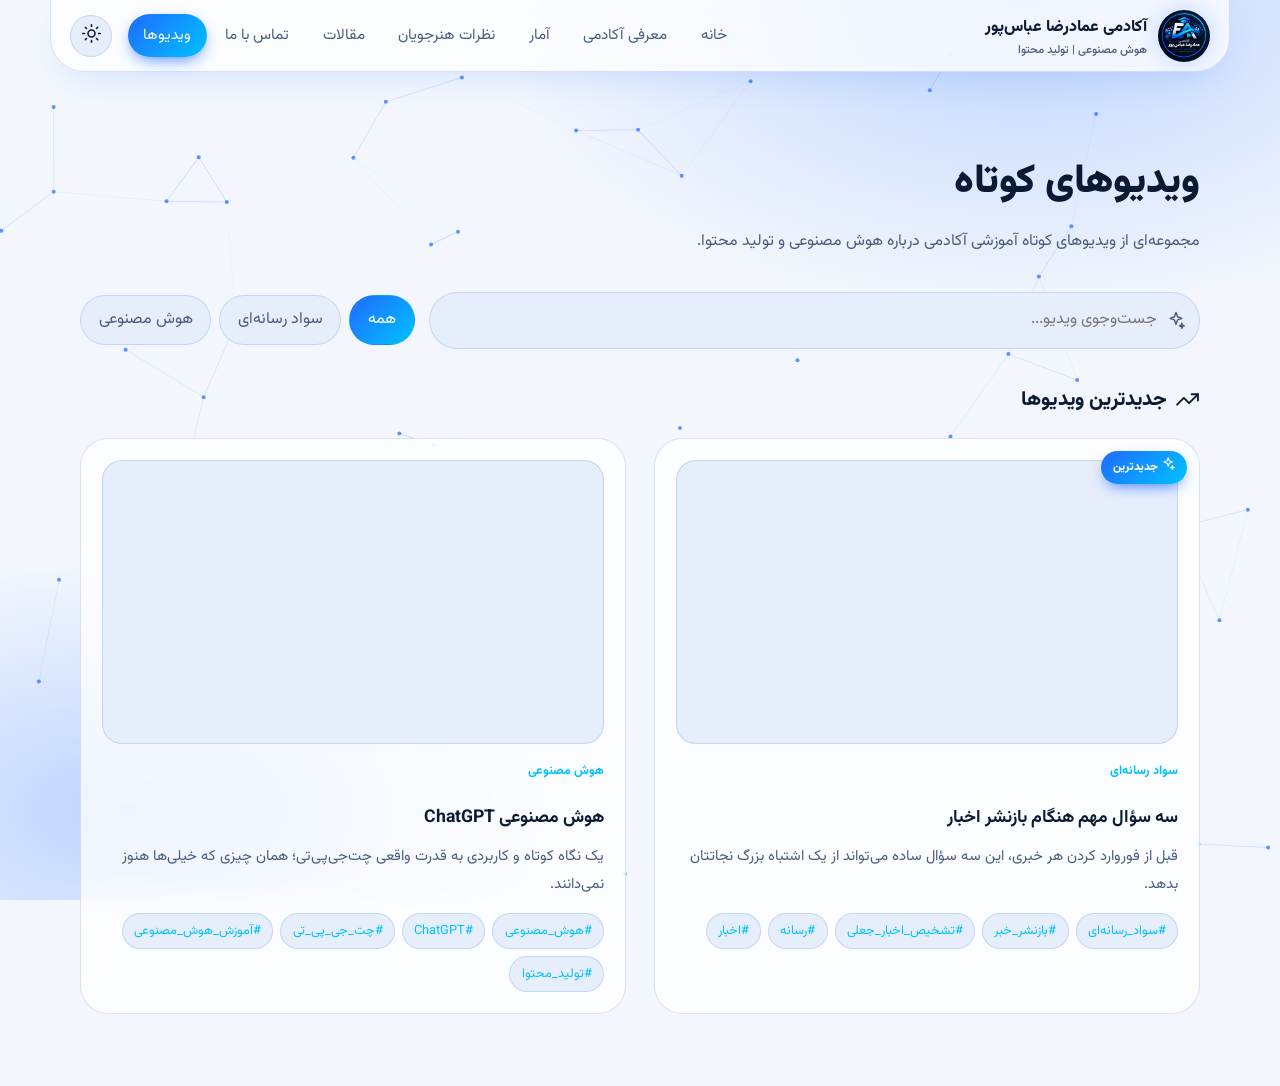
<file: videos.html>
<!DOCTYPE html>
<html lang="fa" dir="rtl"><head><meta charset="utf-8"><meta name="viewport" content="width=device-width,initial-scale=1">
<title>ویدیوهای کوتاه | آکادمی عمادرضا عباس‌پور</title>
<meta name="description" content="آکادمی عمادرضا عباس‌پور؛ آموزش هوش مصنوعی و تولید محتوا">
<link rel="icon" href="assets/logo.png"><link rel="preconnect" href="https://fonts.googleapis.com"><link rel="preconnect" href="https://fonts.gstatic.com" crossorigin>
<link href="https://fonts.googleapis.com/css2?family=Vazirmatn:wght@400;500;700;800;900&display=swap" rel="stylesheet">
<link rel="stylesheet" href="assets/style.css"></head><body><svg width="0" height="0" style="position:absolute" aria-hidden="true"><symbol id="i-cpu" viewBox="0 0 24 24"><rect x="5" y="5" width="14" height="14" rx="3"/><rect x="9" y="9" width="6" height="6" rx="1"/><path d="M9 2v3M15 2v3M9 19v3M15 19v3M2 9h3M2 15h3M19 9h3M19 15h3"/></symbol><symbol id="i-clap" viewBox="0 0 24 24"><path d="M4 11h16v9a1 1 0 0 1-1 1H5a1 1 0 0 1-1-1z"/><path d="m4 11-1-4 16-4 1 4M8.5 5.8l2 3.6M13.5 4.5l2 3.5"/></symbol><symbol id="i-cap" viewBox="0 0 24 24"><path d="M22 10 12 5 2 10l10 5z"/><path d="M6 12v5c3 2.5 9 2.5 12 0v-5M22 10v6"/></symbol><symbol id="i-pen" viewBox="0 0 24 24"><path d="M12 20h9"/><path d="M16.5 3.5a2.1 2.1 0 0 1 3 3L7 19l-4 1 1-4z"/></symbol><symbol id="i-users" viewBox="0 0 24 24"><circle cx="9" cy="8" r="4"/><path d="M2 21v-1a6 6 0 0 1 6-6h2a6 6 0 0 1 6 6v1"/><path d="M16 4a4 4 0 0 1 0 8M22 21v-1a6 6 0 0 0-4-5.6"/></symbol><symbol id="i-book" viewBox="0 0 24 24"><path d="M4 4.5A2.5 2.5 0 0 1 6.5 2H20v17H6.5A2.5 2.5 0 0 0 4 21.5z"/><path d="M4 21.5A2.5 2.5 0 0 0 6.5 24H20M9 7h6"/></symbol><symbol id="i-heart" viewBox="0 0 24 24"><path d="M20.8 5.6a5.5 5.5 0 0 0-7.8 0L12 6.7l-1-1.1a5.5 5.5 0 0 0-7.8 7.8l1 1L12 22l7.8-7.6 1-1a5.5 5.5 0 0 0 0-7.8z"/></symbol><symbol id="i-star" viewBox="0 0 24 24"><path d="m12 2 3.1 6.3 6.9 1-5 4.9 1.2 6.8L12 17.8 5.8 21l1.2-6.8-5-4.9 6.9-1z"/></symbol><symbol id="i-mail" viewBox="0 0 24 24"><rect x="2" y="4" width="20" height="16" rx="3"/><path d="m2 7 10 6 10-6"/></symbol><symbol id="i-phone" viewBox="0 0 24 24"><path d="M22 16.9v3a2 2 0 0 1-2.2 2 19.8 19.8 0 0 1-8.6-3.1 19.5 19.5 0 0 1-6-6A19.8 19.8 0 0 1 2.1 4.2 2 2 0 0 1 4.1 2h3a2 2 0 0 1 2 1.7c.1 1 .4 1.9.7 2.8a2 2 0 0 1-.5 2.1L8.1 9.9a16 16 0 0 0 6 6l1.3-1.3a2 2 0 0 1 2.1-.4c.9.3 1.8.6 2.8.7a2 2 0 0 1 1.7 2z"/></symbol><symbol id="i-pin" viewBox="0 0 24 24"><path d="M20 10c0 6-8 12-8 12S4 16 4 10a8 8 0 0 1 16 0z"/><circle cx="12" cy="10" r="3"/></symbol><symbol id="i-send" viewBox="0 0 24 24"><path d="m22 2-11 11M22 2l-7 20-4-9-9-4z"/></symbol><symbol id="i-ig" viewBox="0 0 24 24"><rect x="3" y="3" width="18" height="18" rx="5"/><circle cx="12" cy="12" r="4"/><path d="M17.5 6.5h.01"/></symbol><symbol id="i-tg" viewBox="0 0 24 24"><path d="m22 3-3 17-6-4-3 3v-5L20 6 7 12 2 10z"/></symbol><symbol id="i-yt" viewBox="0 0 24 24"><path d="M22 8a3 3 0 0 0-2-2c-2-.5-8-.5-8-.5s-6 0-8 .5A3 3 0 0 0 2 8c-.5 2-.5 4 0 6a3 3 0 0 0 2 2c2 .5 8 .5 8 .5s6 0 8-.5a3 3 0 0 0 2-2c.5-2 .5-4 0-6z"/><path d="m10 9 5 3-5 3z"/></symbol><symbol id="i-in" viewBox="0 0 24 24"><path d="M16 8a6 6 0 0 1 6 6v7h-4v-7a2 2 0 0 0-4 0v7h-4v-7a6 6 0 0 1 6-6zM2 9h4v12H2z"/><circle cx="4" cy="4" r="2"/></symbol><symbol id="i-wa" viewBox="0 0 24 24"><path d="M3 21l1.7-5A9 9 0 1 1 8 19.3z"/><path d="M9 9c0 3 3 6 6 6l1-2-2-1-1 .7c-1-.4-1.8-1.200-2.200-2.200L11.500 9l-1-2z"/></symbol><symbol id="i-sun" viewBox="0 0 24 24"><circle cx="12" cy="12" r="4"/><path d="M12 2v2M12 20v2M4.9 4.9l1.4 1.4M17.700 17.700l1.400 1.400M2 12h2M20 12h2M4.900 19.100l1.400-1.400M17.700 6.300l1.400-1.400"/></symbol><symbol id="i-moon" viewBox="0 0 24 24"><path d="M21 12.800A9 9 0 1 1 11.200 3a7 7 0 0 0 9.800 9.800z"/></symbol><symbol id="i-menu" viewBox="0 0 24 24"><path d="M4 6h16M4 12h16M4 18h16"/></symbol><symbol id="i-spark" viewBox="0 0 24 24"><path d="M12 3l1.900 5.100L19 10l-5.100 1.900L12 17l-1.900-5.100L5 10l5.100-1.900zM19 16l.8 2.200L22 19l-2.200.8L19 22l-.8-2.200L16 19l2.200-.8z"/></symbol><symbol id="i-clock" viewBox="0 0 24 24"><circle cx="12" cy="12" r="9"/><path d="M12 7v5l3 2"/></symbol><symbol id="i-cal" viewBox="0 0 24 24"><rect x="3" y="4" width="18" height="18" rx="3"/><path d="M16 2v4M8 2v4M3 10h18"/></symbol><symbol id="i-smile" viewBox="0 0 24 24"><circle cx="12" cy="12" r="9"/><path d="M8 14s1.500 2 4 2 4-2 4-2M9 9h.01M15 9h.01"/></symbol><symbol id="i-trend" viewBox="0 0 24 24"><path d="m22 7-8.500 8.500-5-5L2 17"/><path d="M16 7h6v6"/></symbol><symbol id="i-target" viewBox="0 0 24 24"><circle cx="12" cy="12" r="9"/><circle cx="12" cy="12" r="5"/><circle cx="12" cy="12" r="1"/></symbol><symbol id="i-cam" viewBox="0 0 24 24"><path d="M23 19a2 2 0 0 1-2 2H3a2 2 0 0 1-2-2V8a2 2 0 0 1 2-2h4l2-3h6l2 3h4a2 2 0 0 1 2 2z"/><circle cx="12" cy="13" r="4"/></symbol><symbol id="i-bulb" viewBox="0 0 24 24"><path d="M9 18h6M10 22h4M12 2a7 7 0 0 0-4 12.700c.6.500 1 1.200 1 2V17h6v-.3c0-.8.400-1.500 1-2A7 7 0 0 0 12 2z"/></symbol><symbol id="i-ap" viewBox="0 0 24 24"><circle cx="12" cy="12" r="9"/><path d="m10 8.500 5 3.500-5 3.500z"/><circle cx="12" cy="4.500" r=".6"/><circle cx="4.700" cy="16" r=".6"/><circle cx="19.300" cy="16" r=".6"/></symbol></svg><canvas id="net"></canvas>
<header><div class="hd"><a class="brand" href="index.html"><img src="assets/logo.png" alt="لوگوی آکادمی"><span>آکادمی عمادرضا عباس‌پور<small>هوش مصنوعی | تولید محتوا</small></span></a>
<nav id="nav" aria-label="منوی اصلی"><a href="index.html">خانه</a><a href="about.html">معرفی آکادمی</a><a href="stats.html">آمار</a><a href="testimonials.html">نظرات هنرجویان</a><a href="articles.html">مقالات</a><a href="contact.html">تماس با ما</a><a href="videos.html" aria-current="page">ویدیوها</a></nav>
<button class="btn-i" id="theme" aria-label="تغییر حالت روشن/تاریک"><span class="sun"><svg class="ic " aria-hidden="true"><use href="#i-sun"/></svg></span><span class="moon"><svg class="ic " aria-hidden="true"><use href="#i-moon"/></svg></span></button>
<button class="btn-i" id="menu" aria-label="منو" aria-expanded="false"><svg class="ic " aria-hidden="true"><use href="#i-menu"/></svg></button></div></header>
<main><div class="wrap pg"><h2>ویدیوهای کوتاه</h2><p class="sub">مجموعه‌ای از ویدیوهای کوتاه آموزشی آکادمی درباره هوش مصنوعی و تولید محتوا.</p>
<div class="vtools"><div class="search"><svg class="ic" aria-hidden="true"><use href="#i-spark"/></svg><input id="vsearch" type="text" placeholder="جست‌وجوی ویدیو..."></div><div class="chips" id="vchips"></div></div>
<h3 class="sec-t"><svg class="ic" aria-hidden="true"><use href="#i-trend"/></svg> جدیدترین ویدیوها</h3>
<div class="vid-grid" id="vgrid"></div>
<p class="empty" id="vempty">ویدیویی با این مشخصات پیدا نشد.</p>
</div>
<script>
/* =======================================================================
   برای اضافه کردن ویدیوی جدید:
   یک بلوک { ... } کامل را از پایین کپی کنید (یکی از ویدیوهای موجود)،
   بعد از آخرین بلوک (قبل از علامت ]; ) بچسبانید و مقادیر را عوض کنید.
   بعد از هر بلوک، به‌جز آخرین بلوک، یک ویرگول , لازم است.

   title    : عنوان ویدیو
   caption  : یک جمله جذاب زیر عنوان
   category : اسم دسته‌بندی (اگر دسته جدید بنویسید، خودش به فیلترها اضافه می‌شود)
   date     : تاریخ به فرم "1404-07-05" (سال-ماه-روز)؛ جدیدترین تاریخ بالای صفحه می‌آید
   hashtags : فهرست هشتگ‌ها بدون علامت # ، بین کاما
   embed    : کد امبد آپارات، دقیقاً همان‌طور که آپارات می‌دهد (بین علامت ` قرار دارد)
   ======================================================================= */
const VIDEOS = [
  {
    title: "هوش مصنوعی ChatGPT",
    caption: "یک نگاه کوتاه و کاربردی به قدرت واقعی چت‌جی‌پی‌تی؛ همان چیزی که خیلی‌ها هنوز نمی‌دانند.",
    category: "هوش مصنوعی",
    date: "1404-06-29",
    hashtags: ["هوش_مصنوعی", "ChatGPT", "چت_جی_پی_تی", "آموزش_هوش_مصنوعی", "تولید_محتوا"],
    embed: `<div id="86412160925"><script type="text/JavaScript" src="https://www.aparat.com/embed/eoo580f?data[rnddiv]=86412160925&data[responsive]=yes"></scr`+`ipt></div>`
  },
  {
    title: "سه سؤال مهم هنگام بازنشر اخبار",
    caption: "قبل از فوروارد کردن هر خبری، این سه سؤال ساده می‌تواند از یک اشتباه بزرگ نجاتتان بدهد.",
    category: "سواد رسانه‌ای",
    date: "1404-07-02",
    hashtags: ["سواد_رسانه‌ای", "بازنشر_خبر", "تشخیص_اخبار_جعلی", "رسانه", "اخبار"],
    embed: `<div id="44387956074"><script type="text/JavaScript" src="https://www.aparat.com/embed/mmu7273?data[rnddiv]=44387956074&data[responsive]=yes"></scr`+`ipt></div>`
  }

  /* یک ویدیوی جدید می‌خواهید اضافه کنید؟ یک کاما بالا بگذارید و این نمونه را
  با اطلاعات خودتان اینجا بچسبانید:

  ,{
    title: "عنوان ویدیوی جدید",
    caption: "یک جمله جذاب درباره این ویدیو",
    category: "نام دسته",
    date: "1404-07-10",
    hashtags: ["هشتگ_یک", "هشتگ_دو", "هشتگ_سه"],
    embed: `کد امبد آپارات را همین‌جا جای‌گذاری کنید`
  }
  */
];
/* ======================================================================= */

(function(){
const grid=document.getElementById('vgrid'),chips=document.getElementById('vchips'),search=document.getElementById('vsearch'),empty=document.getElementById('vempty');
const sorted=[...VIDEOS].sort((a,b)=>b.date.localeCompare(a.date));
const cats=[...new Set(sorted.map(v=>v.category))];
chips.innerHTML='<button class="chip on" data-cat="all">همه</button>'+cats.map(c=>`<button class="chip" data-cat="${c}">${c}</button>`).join('');
grid.innerHTML=sorted.map((v,i)=>`
  <div class="vcard rv in" data-cat="${v.category}" data-title="${(v.title+' '+v.hashtags.join(' ')).toLowerCase()}">
    ${i===0?'<span class="badge-new"><svg class="ic" aria-hidden="true"><use href="#i-spark"/></svg> جدیدترین</span>':''}
    <div class="vframe">${v.embed}</div>
    <span class="cat">${v.category}</span>
    <h3>${v.title}</h3>
    <p class="cap">${v.caption}</p>
    <div class="htags">${v.hashtags.map(t=>`<span>#${t}</span>`).join('')}</div>
  </div>`).join('');
/* اسکریپت‌های امبد آپارات باید دوباره اجرا شوند */
grid.querySelectorAll('.vframe script').forEach(old=>{const s=document.createElement('script');s.src=old.src;old.replaceWith(s)});

let cat='all';
function apply(){
  const q=search.value.trim().toLowerCase();let shown=0;
  grid.querySelectorAll('.vcard').forEach(c=>{
    const ok=(cat==='all'||c.dataset.cat===cat)&&(!q||c.dataset.title.includes(q));
    c.style.display=ok?'':'none';if(ok)shown++;
  });
  empty.style.display=shown?'none':'block';
}
search.addEventListener('input',apply);
chips.addEventListener('click',e=>{const b=e.target.closest('.chip');if(!b)return;chips.querySelectorAll('.chip').forEach(x=>x.classList.remove('on'));b.classList.add('on');cat=b.dataset.cat;apply();});
})();
</script>
<script src="assets/app.js"></script></body></html>
</file>
<file: assets/style.css>
:root{--bg:#f3f7fd;--bg2:#e6eefb;--card:rgba(255,255,255,.75);--line:rgba(30,90,200,.16);--tx:#0b1a33;--mu:#4a5d7d;--ac:#1f6bff;--ac2:#00c2ff;--glow:rgba(31,107,255,.25)}
:root[data-theme=dark]{--bg:#050b18;--bg2:#0a1630;--card:rgba(14,28,58,.6);--line:rgba(60,140,255,.22);--tx:#eaf2ff;--mu:#93a9cc;--ac:#3d8bff;--ac2:#22d3ff;--glow:rgba(34,140,255,.35)}
*{box-sizing:border-box;margin:0;padding:0}
html{scroll-behavior:smooth}
body{font-family:'Vazirmatn',Tahoma,sans-serif;background:var(--bg);color:var(--tx);line-height:1.9;min-height:100vh;display:flex;flex-direction:column;overflow-x:hidden;transition:background .4s,color .4s}
body:before{content:"";position:fixed;inset:0;z-index:-2;background:radial-gradient(60% 50% at 80% 0,var(--glow),transparent 70%),radial-gradient(50% 40% at 10% 90%,var(--glow),transparent 70%),var(--bg)}
#net{position:fixed;inset:0;width:100%;height:100%;z-index:-1;pointer-events:none}
.ic{width:1.25em;height:1.25em;fill:none;stroke:currentColor;stroke-width:1.8;stroke-linecap:round;stroke-linejoin:round;flex:none}
a{color:inherit;text-decoration:none}
:focus-visible{outline:3px solid var(--ac2);outline-offset:3px;border-radius:8px}
.wrap{width:min(1120px,92%);margin-inline:auto}
/* header */
header{position:sticky;top:0;z-index:50;background:var(--card);backdrop-filter:blur(18px);-webkit-backdrop-filter:blur(18px);border:1px solid var(--line);border-top:0;border-radius:0 0 34px 34px;box-shadow:0 12px 40px -18px var(--glow);width:min(1180px,96%);margin-inline:auto}
.hd{display:flex;align-items:center;gap:1rem;padding:.6rem 1.2rem}
.brand{display:flex;align-items:center;gap:.7rem;font-weight:800}
.brand img{width:52px;height:52px;border-radius:50%;box-shadow:0 0 22px var(--glow)}
.brand small{display:block;font-size:.72rem;color:var(--mu);font-weight:500;line-height:1.3}
nav{margin-inline-start:auto;display:flex;gap:.2rem}
nav a{padding:.45rem .95rem;border-radius:99px;font-size:.95rem;color:var(--mu);transition:.25s}
nav a:hover{color:var(--tx);background:var(--bg2)}
nav a[aria-current=page]{color:#fff;background:linear-gradient(135deg,var(--ac),var(--ac2));box-shadow:0 6px 18px -6px var(--ac)}
.btn-i{width:42px;height:42px;border-radius:50%;border:1px solid var(--line);background:var(--bg2);color:var(--tx);display:grid;place-items:center;cursor:pointer;font-size:1.05rem;transition:.25s}
.btn-i:hover{box-shadow:0 0 18px var(--glow);transform:rotate(15deg)}
#menu{display:none}
.moon{display:none}[data-theme=dark] .moon{display:block}[data-theme=dark] .sun{display:none}
@media(max-width:900px){#menu{display:grid}
nav{position:absolute;top:100%;inset-inline:0;margin:.5rem 0 0;flex-direction:column;background:var(--card);backdrop-filter:blur(18px);border:1px solid var(--line);border-radius:26px;padding:.6rem;display:none}
nav.open{display:flex}nav a{padding:.7rem 1rem}.brand small{display:none}}
/* hero */
.hero{text-align:center;padding:clamp(3rem,9vw,6.5rem) 0 3rem;position:relative}
.hero img.lg{width:min(230px,52vw);border-radius:50%;box-shadow:0 0 80px var(--glow),0 0 0 1px var(--line);animation:bob 6s ease-in-out infinite}
h1{font-size:clamp(2rem,5.5vw,3.7rem);line-height:1.35;font-weight:900;margin:1.4rem 0 .8rem;background:linear-gradient(120deg,var(--tx) 30%,var(--ac2));-webkit-background-clip:text;background-clip:text;color:transparent}
.lead{max-width:640px;margin:0 auto 2rem;color:var(--mu);font-size:1.08rem}
.cta{display:flex;gap:.8rem;justify-content:center;flex-wrap:wrap}
.btn{display:inline-flex;align-items:center;gap:.5rem;padding:.8rem 1.6rem;border-radius:99px;font-weight:700;border:1px solid var(--line);background:var(--card);cursor:pointer;font:inherit;font-weight:700;color:var(--tx);transition:.25s}
.btn.p{background:linear-gradient(135deg,var(--ac),var(--ac2));color:#fff;border:0;box-shadow:0 10px 30px -10px var(--ac)}
.btn:hover{transform:translateY(-3px);box-shadow:0 14px 34px -12px var(--ac)}
.fl{position:absolute;display:grid;place-items:center;width:64px;height:64px;border-radius:22px;background:var(--card);border:1px solid var(--line);color:var(--ac2);font-size:1.7rem;box-shadow:0 14px 36px -14px var(--glow);backdrop-filter:blur(8px);animation:bob 7s ease-in-out infinite}
.fl:nth-of-type(2){animation-delay:-2s}.fl:nth-of-type(3){animation-delay:-4s}.fl:nth-of-type(4){animation-delay:-1s}.fl:nth-of-type(5){animation-delay:-3s}
@keyframes bob{50%{transform:translateY(-16px) rotate(3deg)}}
@media(max-width:800px){.fl{width:46px;height:46px;font-size:1.2rem;border-radius:16px;opacity:.75}}
/* sections */
main{flex:1}
.pg{padding:clamp(2.5rem,6vw,4.5rem) 0}
.pg h2{font-size:clamp(1.7rem,4vw,2.5rem);font-weight:900;margin-bottom:.4rem}
.pg .sub{color:var(--mu);max-width:620px;margin-bottom:2.2rem}
.grid{display:grid;grid-template-columns:repeat(auto-fit,minmax(250px,1fr));gap:1.3rem}
.card{background:var(--card);border:1px solid var(--line);border-radius:28px;padding:1.6rem;backdrop-filter:blur(12px);transition:.3s;position:relative}
.card:hover{transform:translateY(-6px);box-shadow:0 22px 50px -24px var(--ac);border-color:var(--ac)}
.ib{width:56px;height:56px;border-radius:18px;display:grid;place-items:center;font-size:1.6rem;color:#fff;background:linear-gradient(135deg,var(--ac),var(--ac2));margin-bottom:1rem;box-shadow:0 10px 24px -10px var(--ac)}
.card h3{font-size:1.15rem;margin-bottom:.4rem}.card p{color:var(--mu);font-size:.96rem}
.nav-cards .card{display:flex;flex-direction:column;gap:.2rem}
.stat{text-align:center;padding:2.4rem 1.2rem}
.stat b{display:block;font-size:clamp(2.6rem,7vw,4rem);font-weight:900;line-height:1.2;background:linear-gradient(135deg,var(--ac),var(--ac2));-webkit-background-clip:text;background-clip:text;color:transparent}
.stat span{color:var(--mu)}
.stat .ib{margin-inline:auto}
.q{font-size:1rem;color:var(--tx)!important}
.who{display:flex;align-items:center;gap:.8rem;margin-top:1.2rem;padding-top:1rem;border-top:1px dashed var(--line)}
.av{width:46px;height:46px;border-radius:50%;display:grid;place-items:center;font-weight:800;color:#fff;background:linear-gradient(135deg,var(--ac),var(--ac2))}
.who small{color:var(--mu);display:block;line-height:1.4}
.stars{color:#ffc53d;display:flex;gap:2px;margin-bottom:.7rem}.stars .ic{fill:currentColor}
.meta{display:flex;gap:1rem;color:var(--mu);font-size:.85rem;margin-top:1rem}.meta span{display:flex;gap:.35rem;align-items:center}
.art .thumb{height:150px;border-radius:20px;margin-bottom:1.1rem;display:grid;place-items:center;font-size:3rem;color:#fff;background:linear-gradient(135deg,#0b3bd1,var(--ac2));position:relative;overflow:hidden}
.art .thumb:after{content:"";position:absolute;inset:0;background:radial-gradient(circle at 30% 20%,rgba(255,255,255,.35),transparent 50%)}
.about{display:grid;grid-template-columns:1fr 1fr;gap:2rem;align-items:center;margin-bottom:2rem}
.about img{width:min(340px,80%);margin:auto;border-radius:50%;box-shadow:0 0 90px var(--glow);animation:bob 7s ease-in-out infinite}
.about p{color:var(--mu);margin-bottom:1rem}
@media(max-width:800px){.about{grid-template-columns:1fr}}
/* contact */
.cg{display:grid;grid-template-columns:1fr 1.3fr;gap:1.3rem}@media(max-width:800px){.cg{grid-template-columns:1fr}}
.ci{display:flex;gap:1rem;align-items:center;margin-bottom:1.2rem}.ci .ib{margin:0;width:48px;height:48px;font-size:1.3rem}.ci small{color:var(--mu);display:block;line-height:1.4}
form label{display:block;font-size:.9rem;margin:.9rem 0 .3rem}
input,textarea{width:100%;font:inherit;color:var(--tx);background:var(--bg2);border:1px solid var(--line);border-radius:18px;padding:.75rem 1rem;transition:.25s}
input:focus,textarea:focus{outline:0;border-color:var(--ac2);box-shadow:0 0 0 4px var(--glow)}
textarea{min-height:130px;resize:vertical}
#ok{display:none;margin-top:1rem;padding:.8rem 1rem;border-radius:16px;background:rgba(34,197,94,.15);color:#22c55e}
/* footer */
footer{margin-top:4rem;background:var(--card);backdrop-filter:blur(16px);border:1px solid var(--line);border-bottom:0;border-radius:44px 44px 0 0;padding:3rem 0 1.2rem;width:min(1180px,96%);margin-inline:auto}
.fg{display:grid;grid-template-columns:1.6fr 1fr 1fr;gap:2rem}@media(max-width:800px){.fg{grid-template-columns:1fr}}
footer h4{margin-bottom:.8rem}footer p,footer li{color:var(--mu);font-size:.93rem}footer ul{list-style:none}footer li a:hover{color:var(--ac2)}
.soc{display:flex;gap:.6rem;margin-top:1rem;flex-wrap:wrap}.soc a{width:44px;height:44px;border-radius:15px;display:grid;place-items:center;border:1px solid var(--line);background:var(--bg2);font-size:1.2rem;transition:.25s}
.soc a:hover{background:linear-gradient(135deg,var(--ac),var(--ac2));color:#fff;transform:translateY(-4px)}
.cp{text-align:center;margin-top:2rem;padding-top:1rem;border-top:1px solid var(--line);color:var(--mu);font-size:.85rem}
.rv{opacity:0;transform:translateY(22px);transition:.7s}.rv.in{opacity:1;transform:none}
@media(prefers-reduced-motion:reduce){*{animation:none!important;transition:none!important}.rv{opacity:1;transform:none}}
.tag{display:inline-flex;align-items:center;gap:.4rem;padding:.25rem .8rem;border-radius:99px;font-size:.8rem;font-weight:700;color:var(--ac2);background:var(--bg2);border:1px solid var(--line);margin-bottom:.9rem}
.tag .ic{width:1em;height:1em}
.prose{max-width:760px;margin:0 auto;background:var(--card);border:1px solid var(--line);border-radius:32px;padding:clamp(1.4rem,4vw,2.6rem);backdrop-filter:blur(12px)}
.prose h1{font-size:clamp(1.6rem,4vw,2.3rem);margin:.5rem 0 1rem}
.prose h3{font-size:1.2rem;margin:1.8rem 0 .5rem;color:var(--ac2)}
.prose p{color:var(--tx);opacity:.9;margin-bottom:.9rem}
.prose ul{padding-inline-start:1.4rem;margin-bottom:.9rem;color:var(--tx);opacity:.9}
.back{display:inline-flex;gap:.4rem;align-items:center;margin:0 auto 1.2rem;color:var(--mu)}.back:hover{color:var(--ac2)}
.more{display:inline-flex;gap:.4rem;align-items:center;margin-top:1rem;color:var(--ac2);font-weight:700;font-size:.92rem}
.vid-grid{display:grid;grid-template-columns:repeat(auto-fit,minmax(320px,1fr));gap:1.8rem}
.vcard{background:var(--card);border:1px solid var(--line);border-radius:28px;padding:1.3rem;backdrop-filter:blur(12px);transition:.3s}
.vcard:hover{transform:translateY(-6px);box-shadow:0 22px 50px -24px var(--ac);border-color:var(--ac)}
.vframe{position:relative;width:100%;padding-top:177.77%;border-radius:20px;overflow:hidden;background:var(--bg2);border:1px solid var(--line)}
.vframe div{position:absolute;inset:0}
.vframe iframe{position:absolute;inset:0;width:100%;height:100%;border:0}
.vcard h3{margin:1.1rem 0 .5rem;font-size:1.1rem}
.htags{display:flex;flex-wrap:wrap;gap:.45rem;margin-top:.9rem}
.htags span{font-size:.8rem;color:var(--ac2);background:var(--bg2);border:1px solid var(--line);padding:.3rem .7rem;border-radius:99px}
.vframe{padding-top:56.25%}
.vtools{display:flex;flex-wrap:wrap;gap:.9rem;align-items:center;margin-bottom:2rem}
.search{position:relative;flex:1;min-width:220px}
.search input{padding-inline-start:2.6rem;border-radius:99px}
.search .ic{position:absolute;inset-inline-start:.9rem;top:50%;transform:translateY(-50%);color:var(--mu)}
.chips{display:flex;gap:.5rem;flex-wrap:wrap}
.chip{padding:.55rem 1.1rem;border-radius:99px;border:1px solid var(--line);background:var(--bg2);color:var(--mu);font-size:.9rem;cursor:pointer;font:inherit;transition:.2s}
.chip.on,.chip:hover{background:linear-gradient(135deg,var(--ac),var(--ac2));color:#fff;border-color:transparent}
.badge-new{position:absolute;top:12px;inset-inline-start:12px;z-index:2;background:linear-gradient(135deg,var(--ac),var(--ac2));color:#fff;font-size:.72rem;font-weight:800;padding:.3rem .75rem;border-radius:99px;box-shadow:0 6px 16px -6px var(--ac)}
.vcard{position:relative}
.vcard .cat{font-size:.78rem;color:var(--ac2);font-weight:700;margin-top:1rem;display:block}
.vcard .cap{color:var(--mu);font-size:.92rem;margin-top:.3rem}
.empty{display:none;text-align:center;color:var(--mu);padding:3rem 0}
.sec-t{font-size:1.25rem;font-weight:800;margin:.5rem 0 1.2rem;display:flex;align-items:center;gap:.5rem}
.e404{min-height:70vh;display:flex;flex-direction:column;align-items:center;justify-content:center;text-align:center;padding:4rem 0;position:relative}
.e404 .num{font-size:clamp(6rem,22vw,11rem);font-weight:900;line-height:1;background:linear-gradient(120deg,var(--ac),var(--ac2));-webkit-background-clip:text;background-clip:text;color:transparent;letter-spacing:.02em;filter:drop-shadow(0 10px 40px var(--glow))}
.e404 .robot{width:88px;height:88px;border-radius:26px;display:grid;place-items:center;background:var(--card);border:1px solid var(--line);color:var(--ac2);font-size:2.2rem;margin-bottom:1.2rem;box-shadow:0 20px 50px -20px var(--glow);animation:bob 5s ease-in-out infinite}
.e404 h1{font-size:clamp(1.4rem,3.4vw,2rem);font-weight:800;margin:.6rem 0 .6rem}
.e404 p{color:var(--mu);max-width:520px;margin-bottom:1.8rem}
.e404 .cta{display:flex;gap:.8rem;flex-wrap:wrap;justify-content:center;margin-bottom:2.6rem}
.qlinks{display:flex;gap:.6rem;flex-wrap:wrap;justify-content:center}
.qlinks a{display:flex;align-items:center;gap:.4rem;padding:.6rem 1.1rem;border-radius:99px;border:1px solid var(--line);background:var(--card);color:var(--mu);font-size:.9rem;transition:.25s}
.qlinks a:hover{color:#fff;background:linear-gradient(135deg,var(--ac),var(--ac2));border-color:transparent;transform:translateY(-3px)}
</file>
